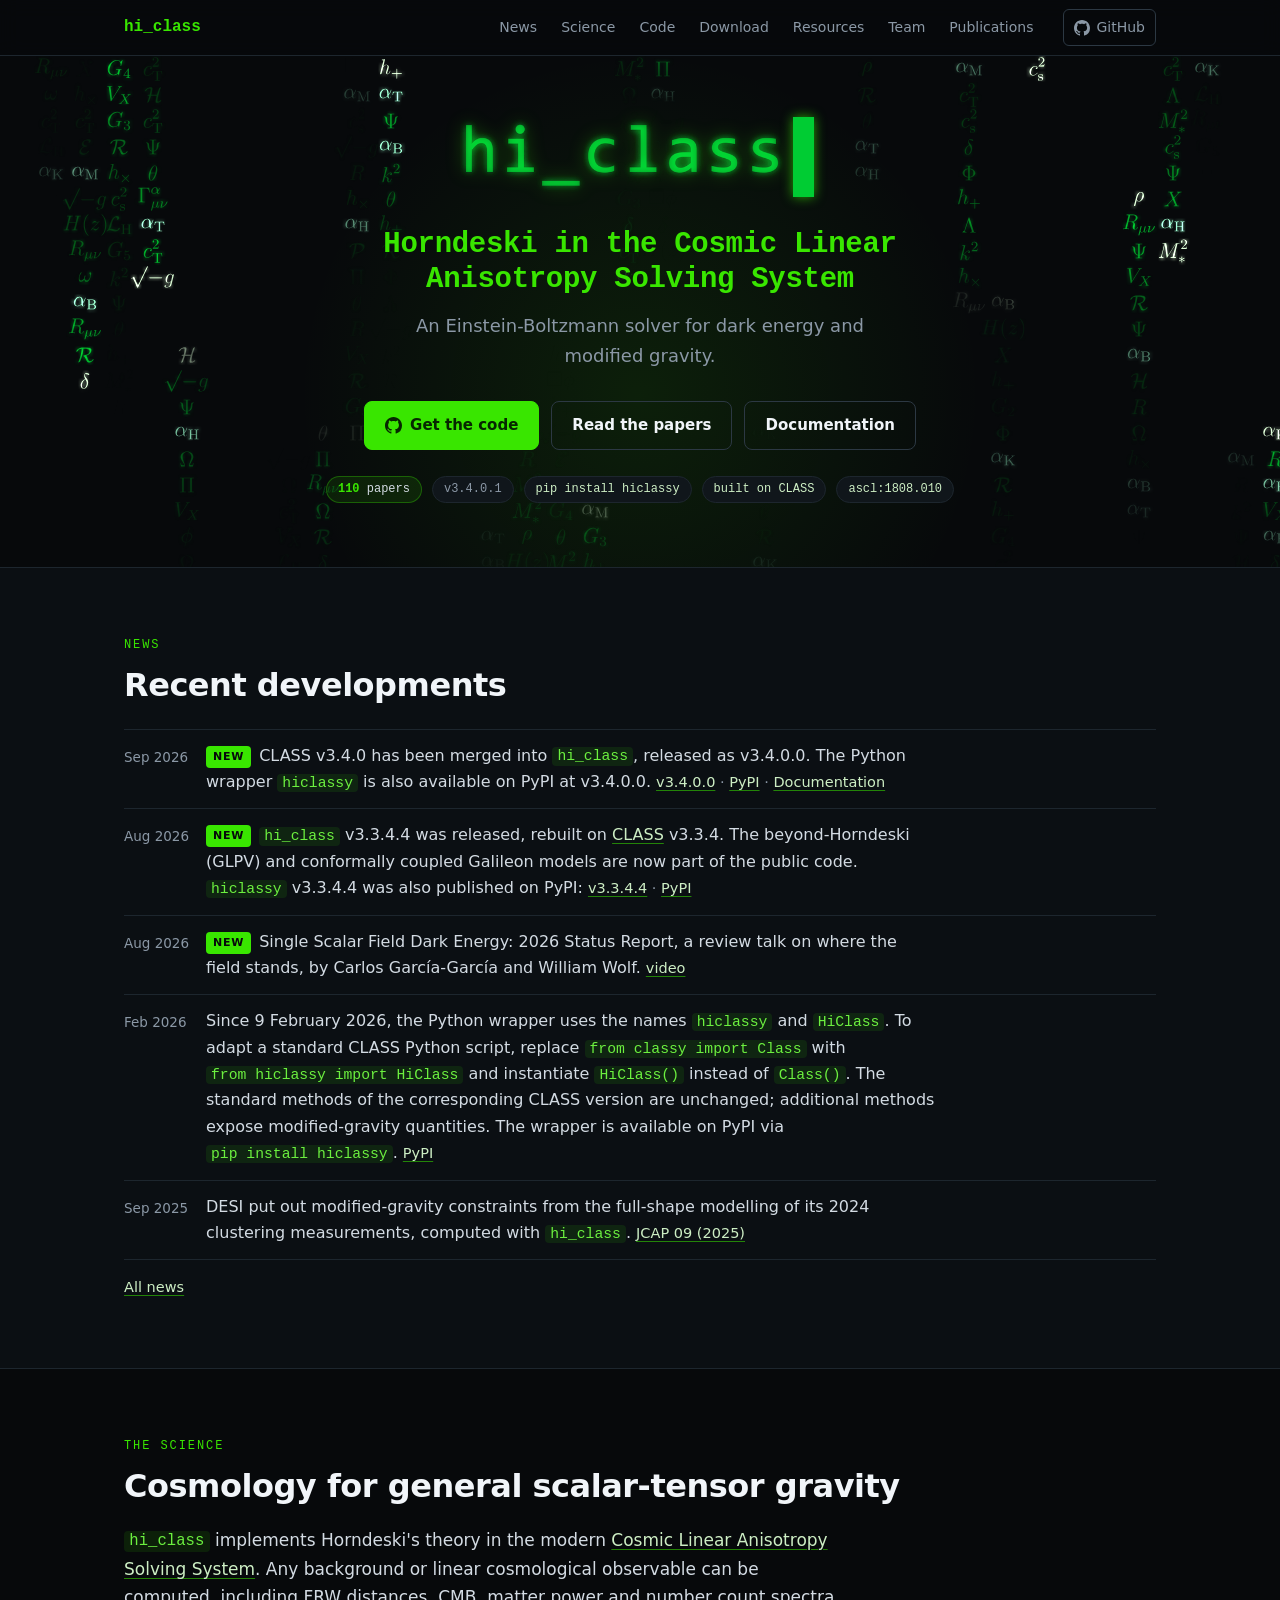
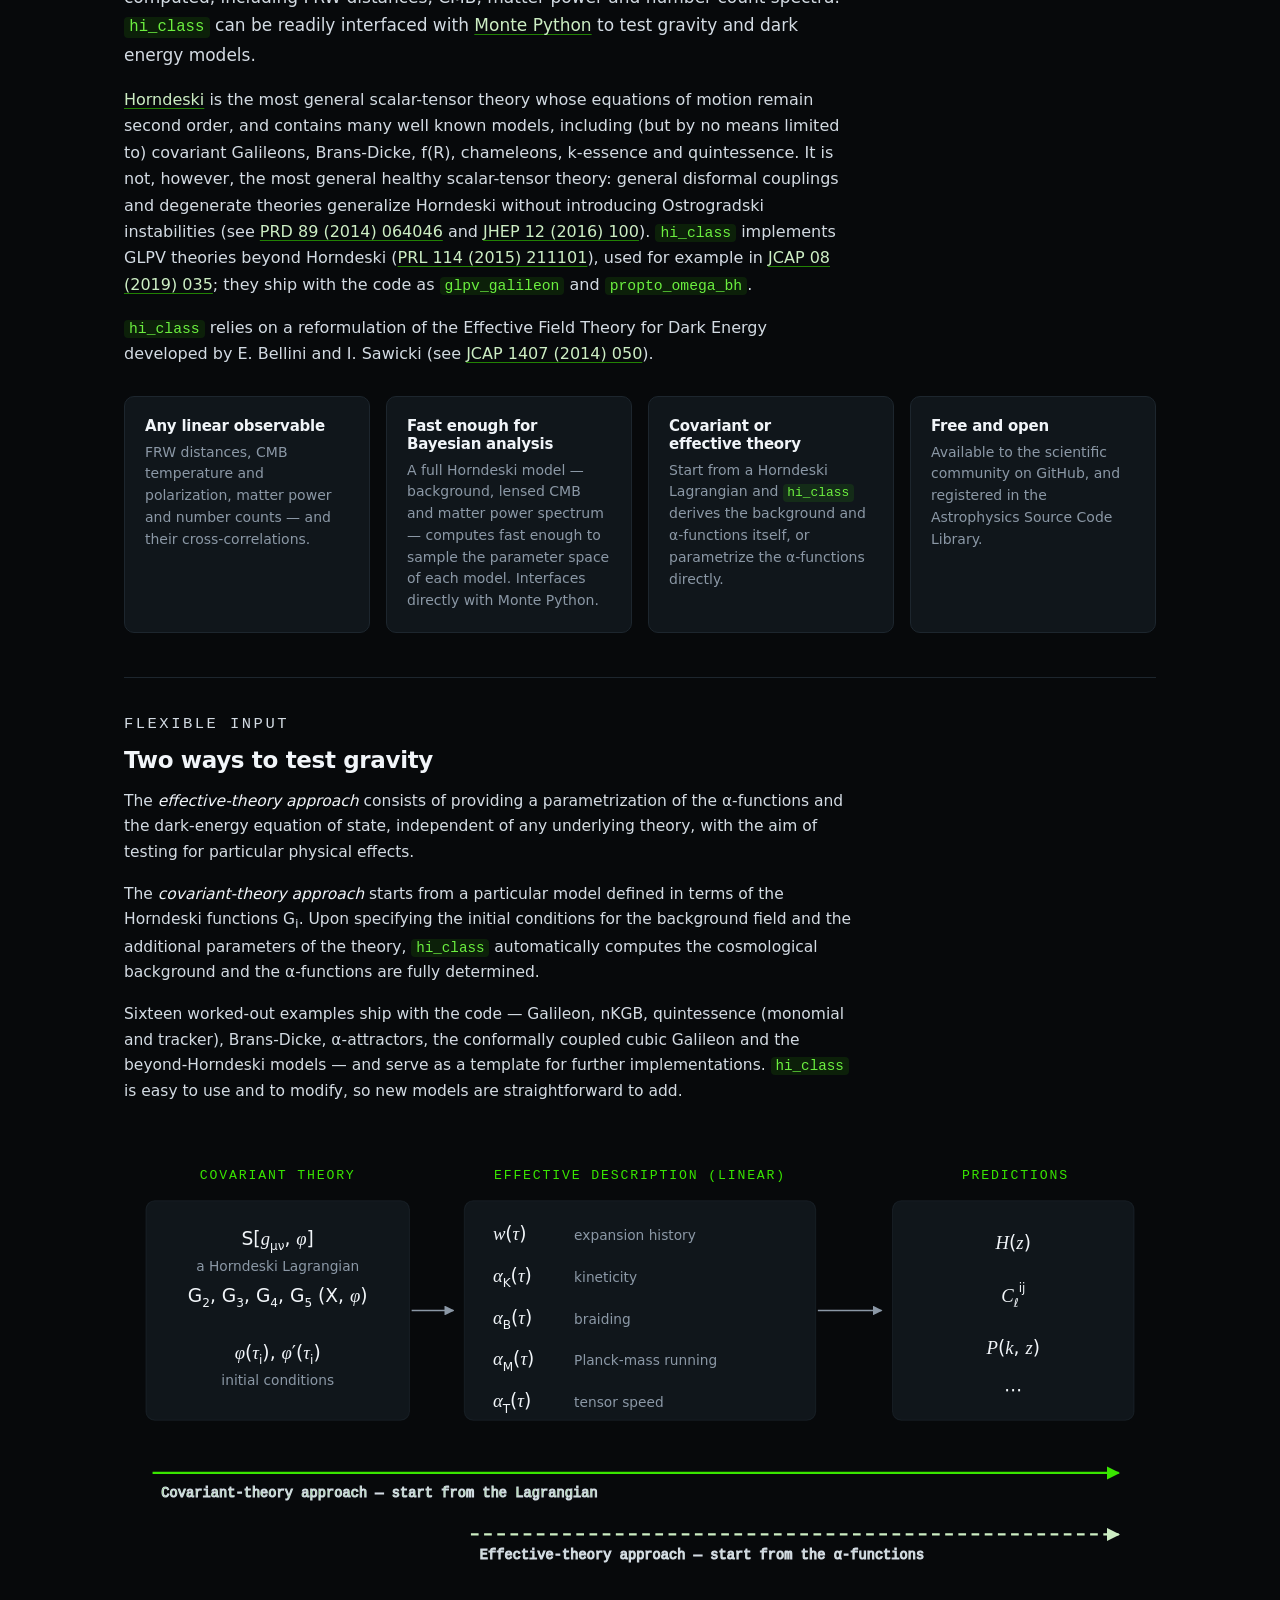
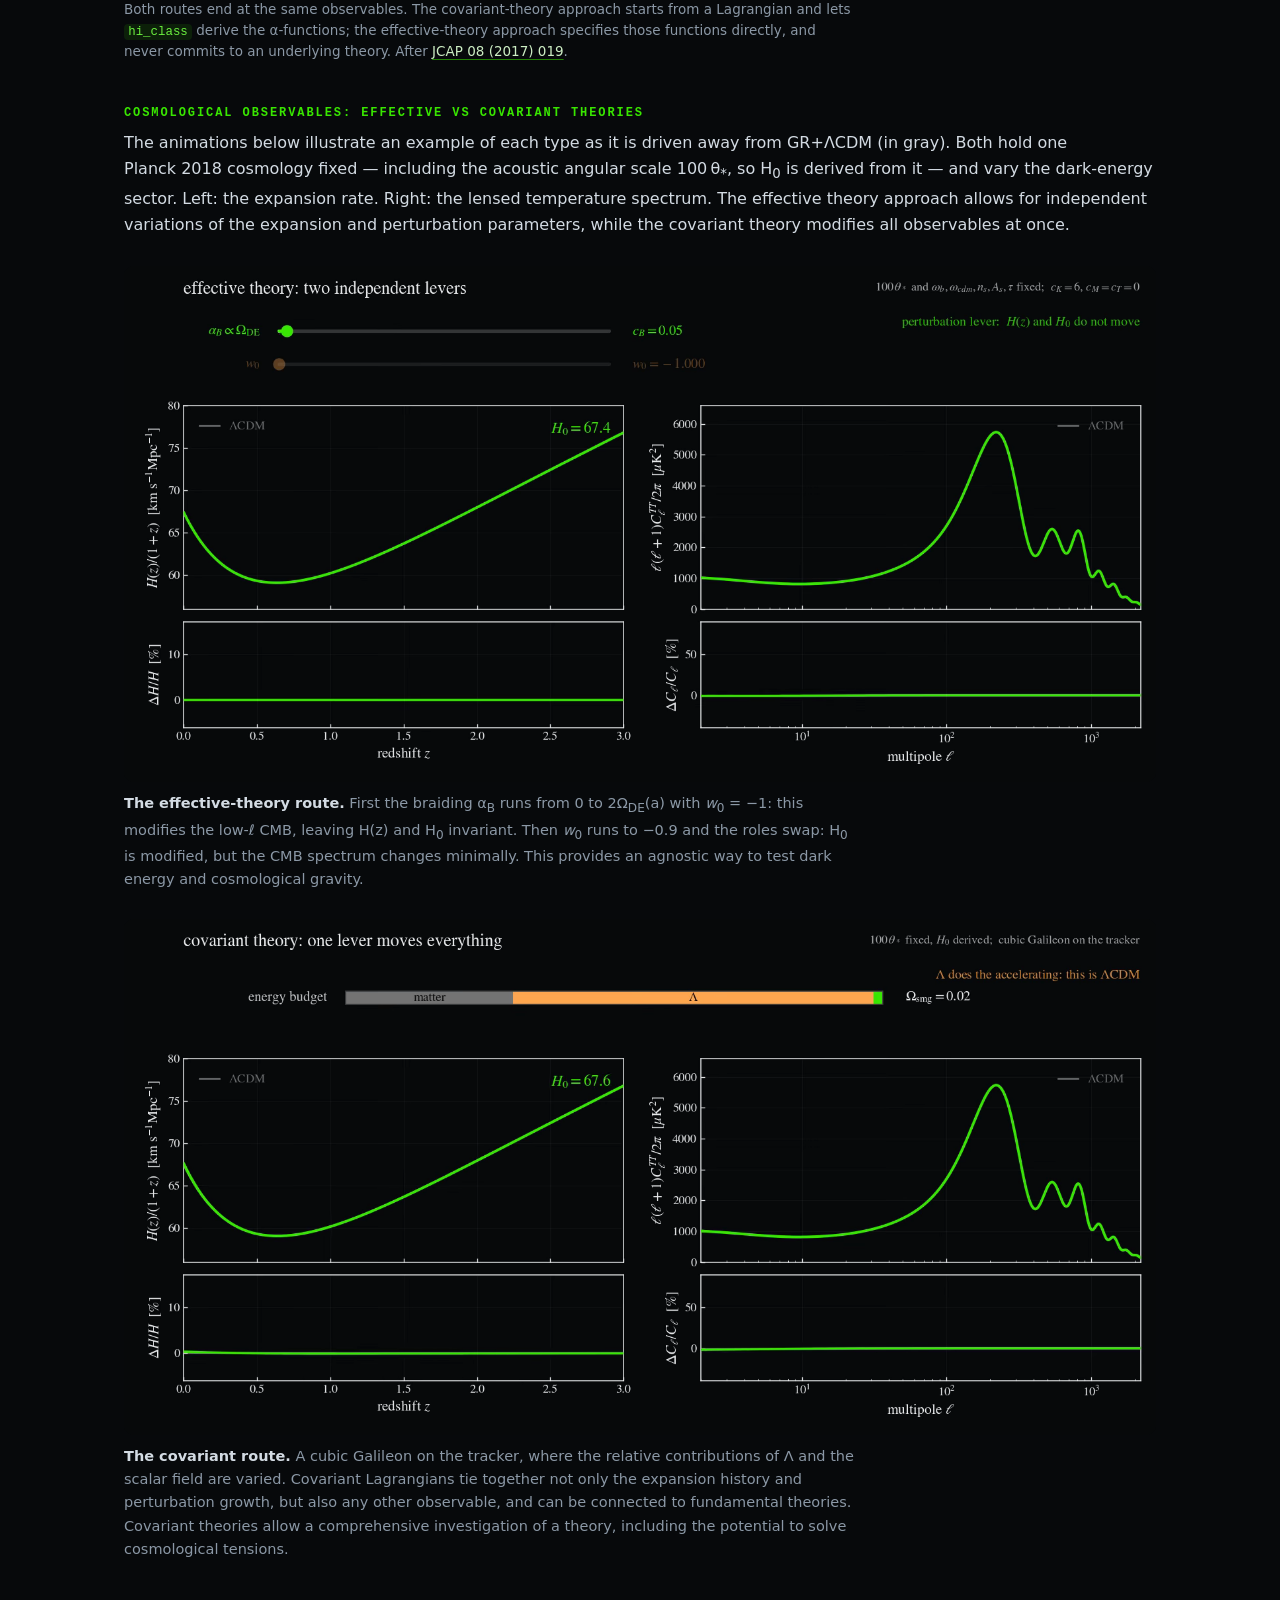
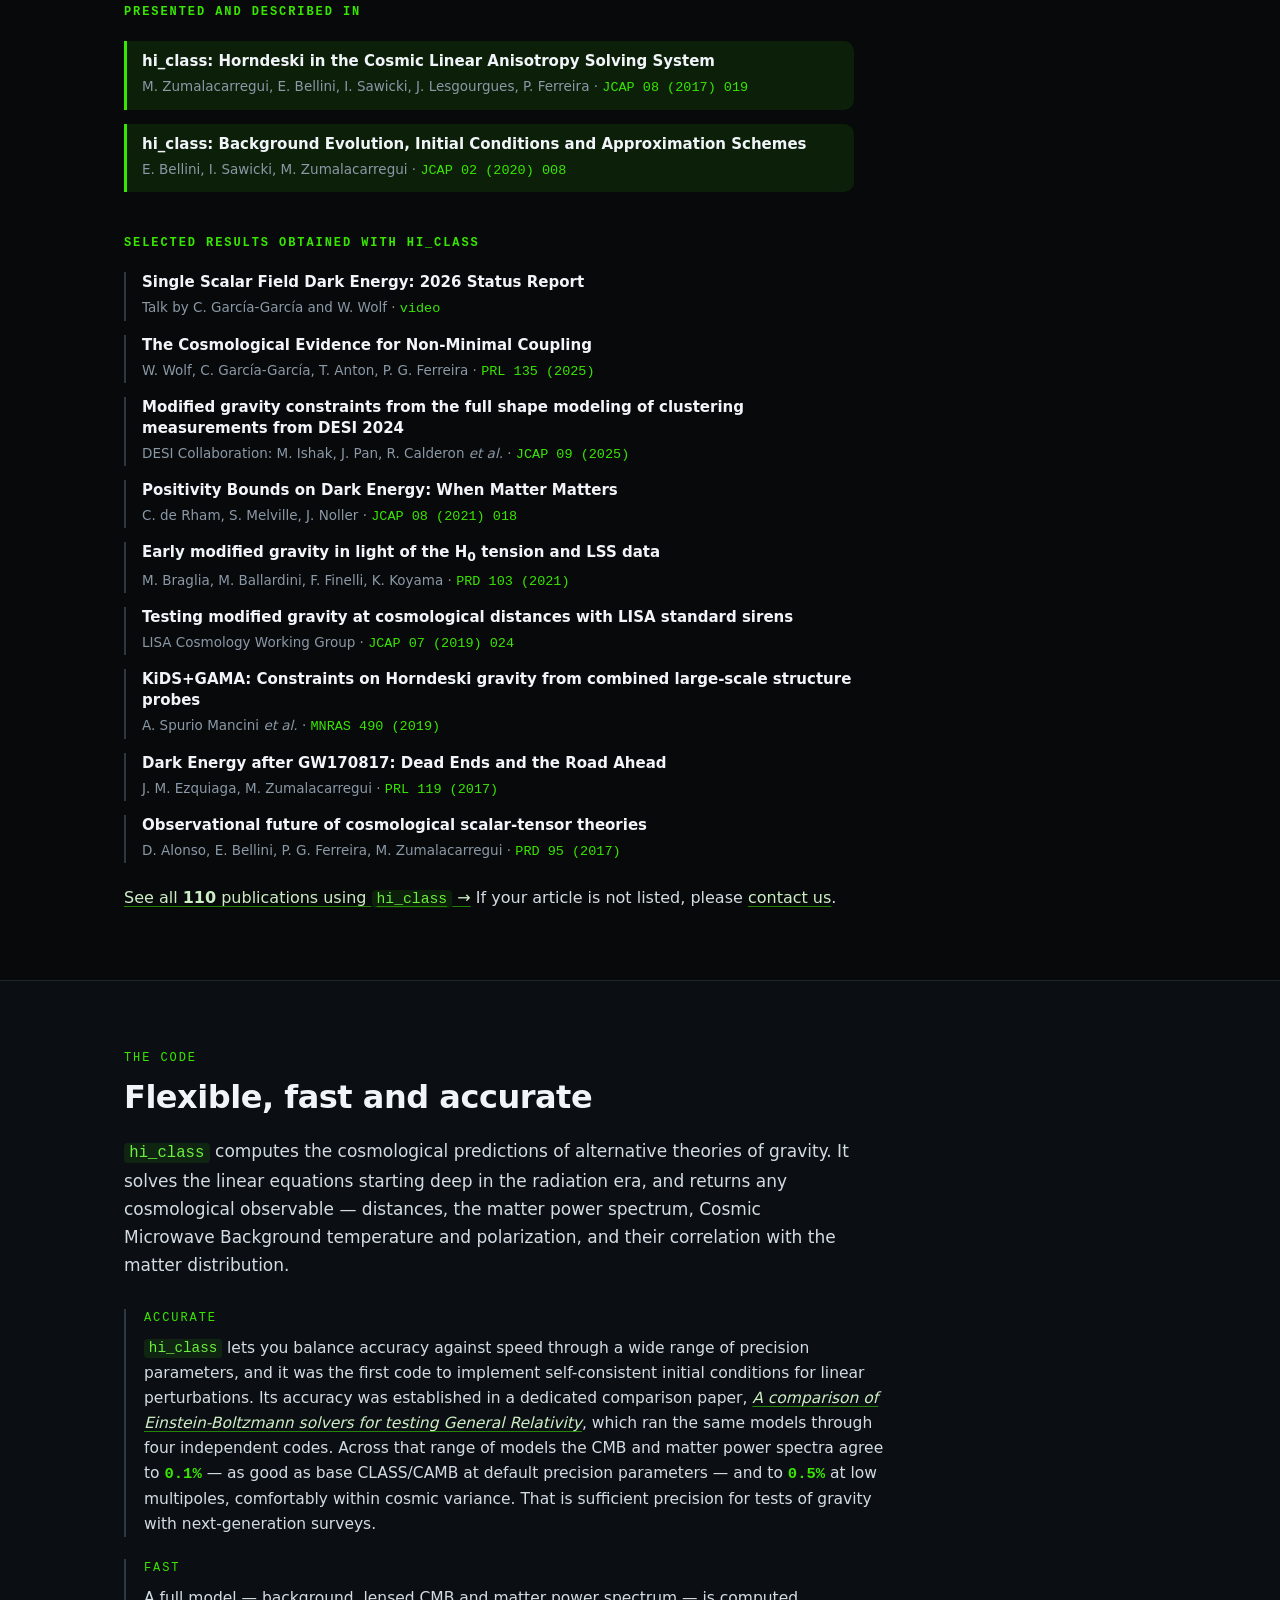
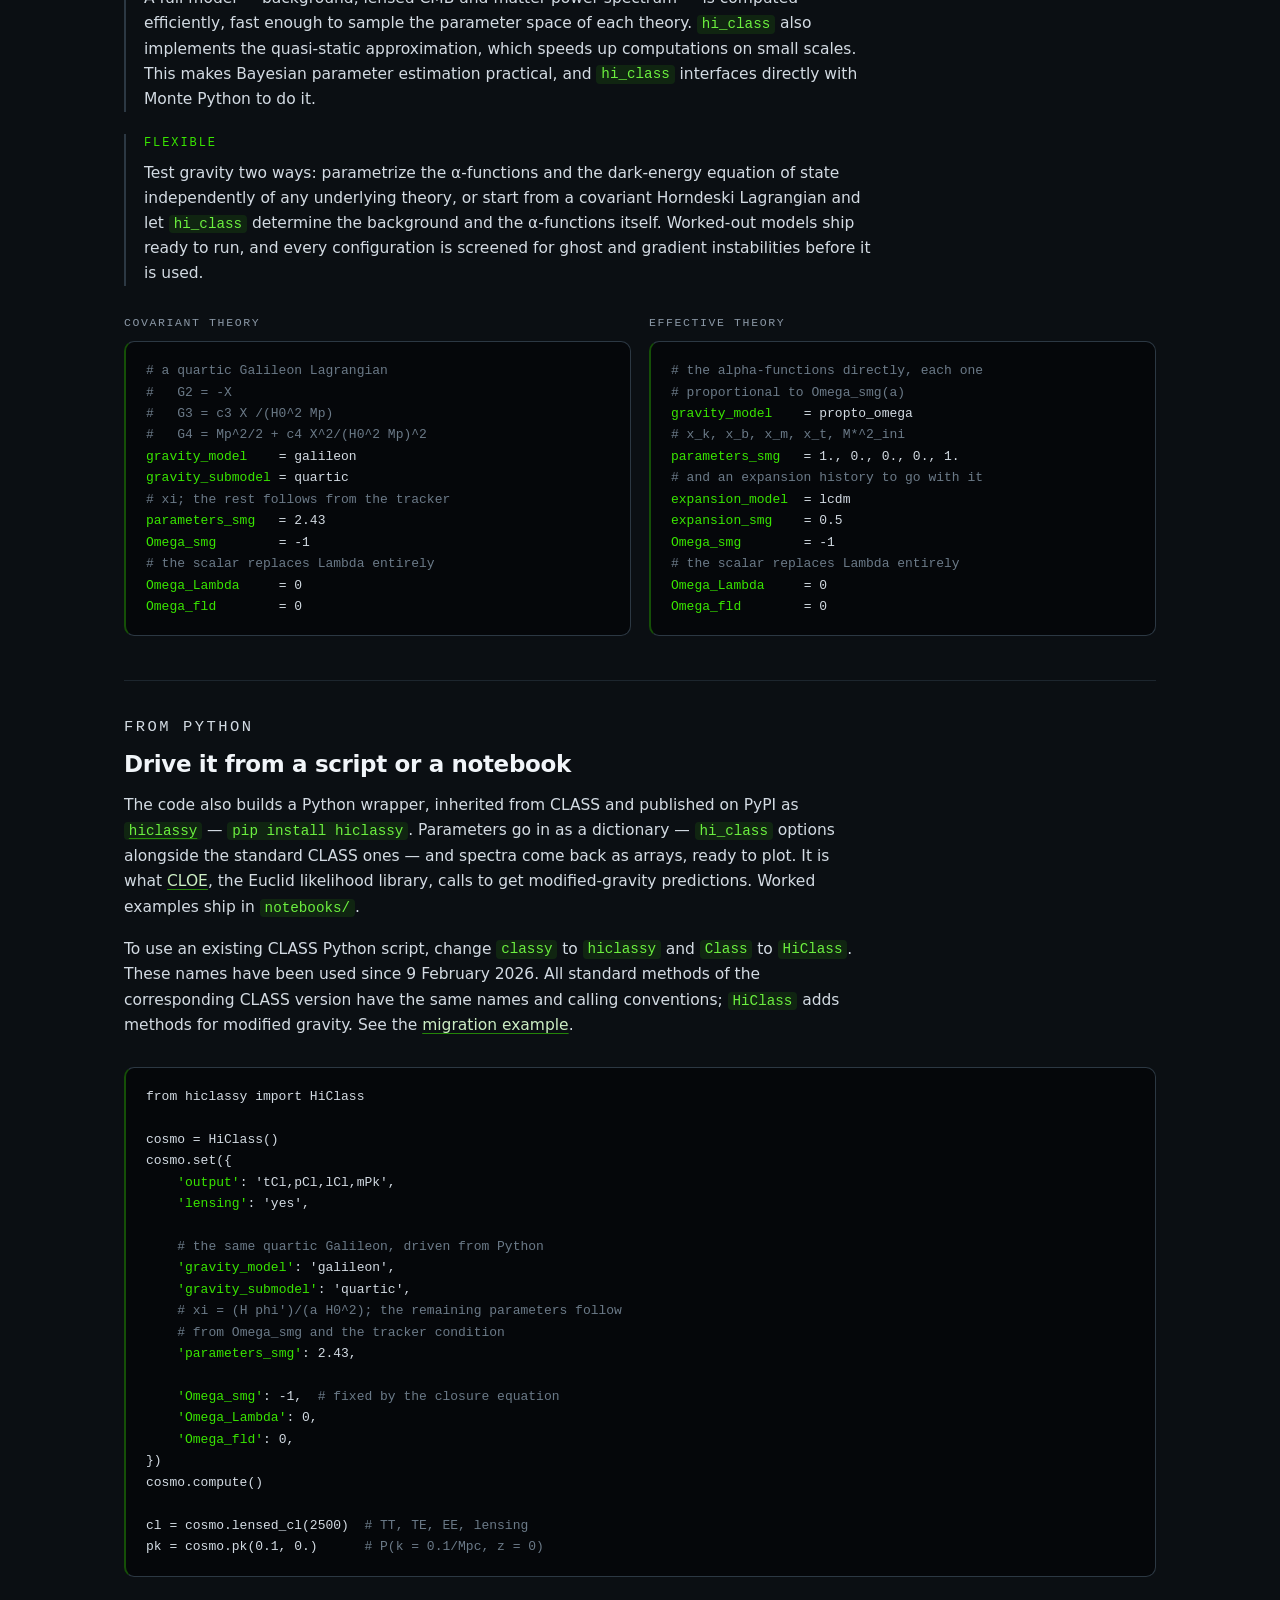
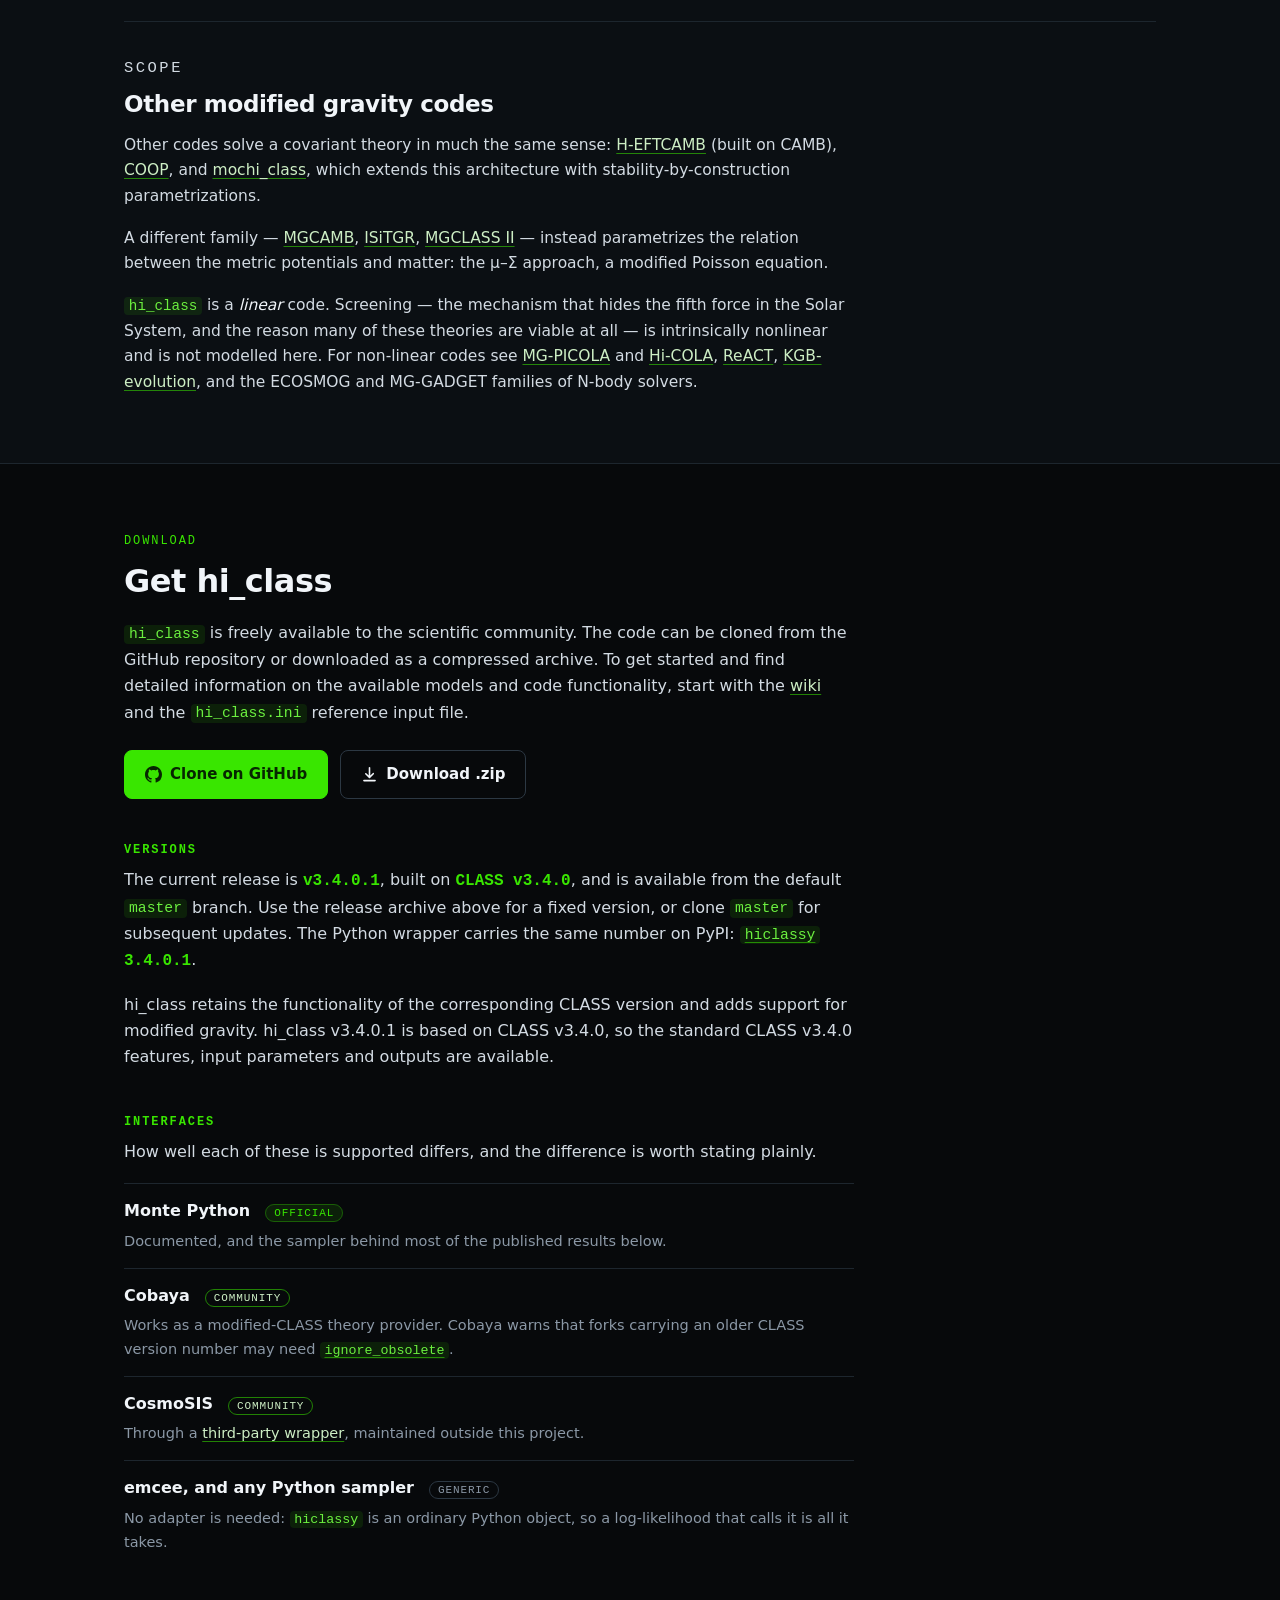
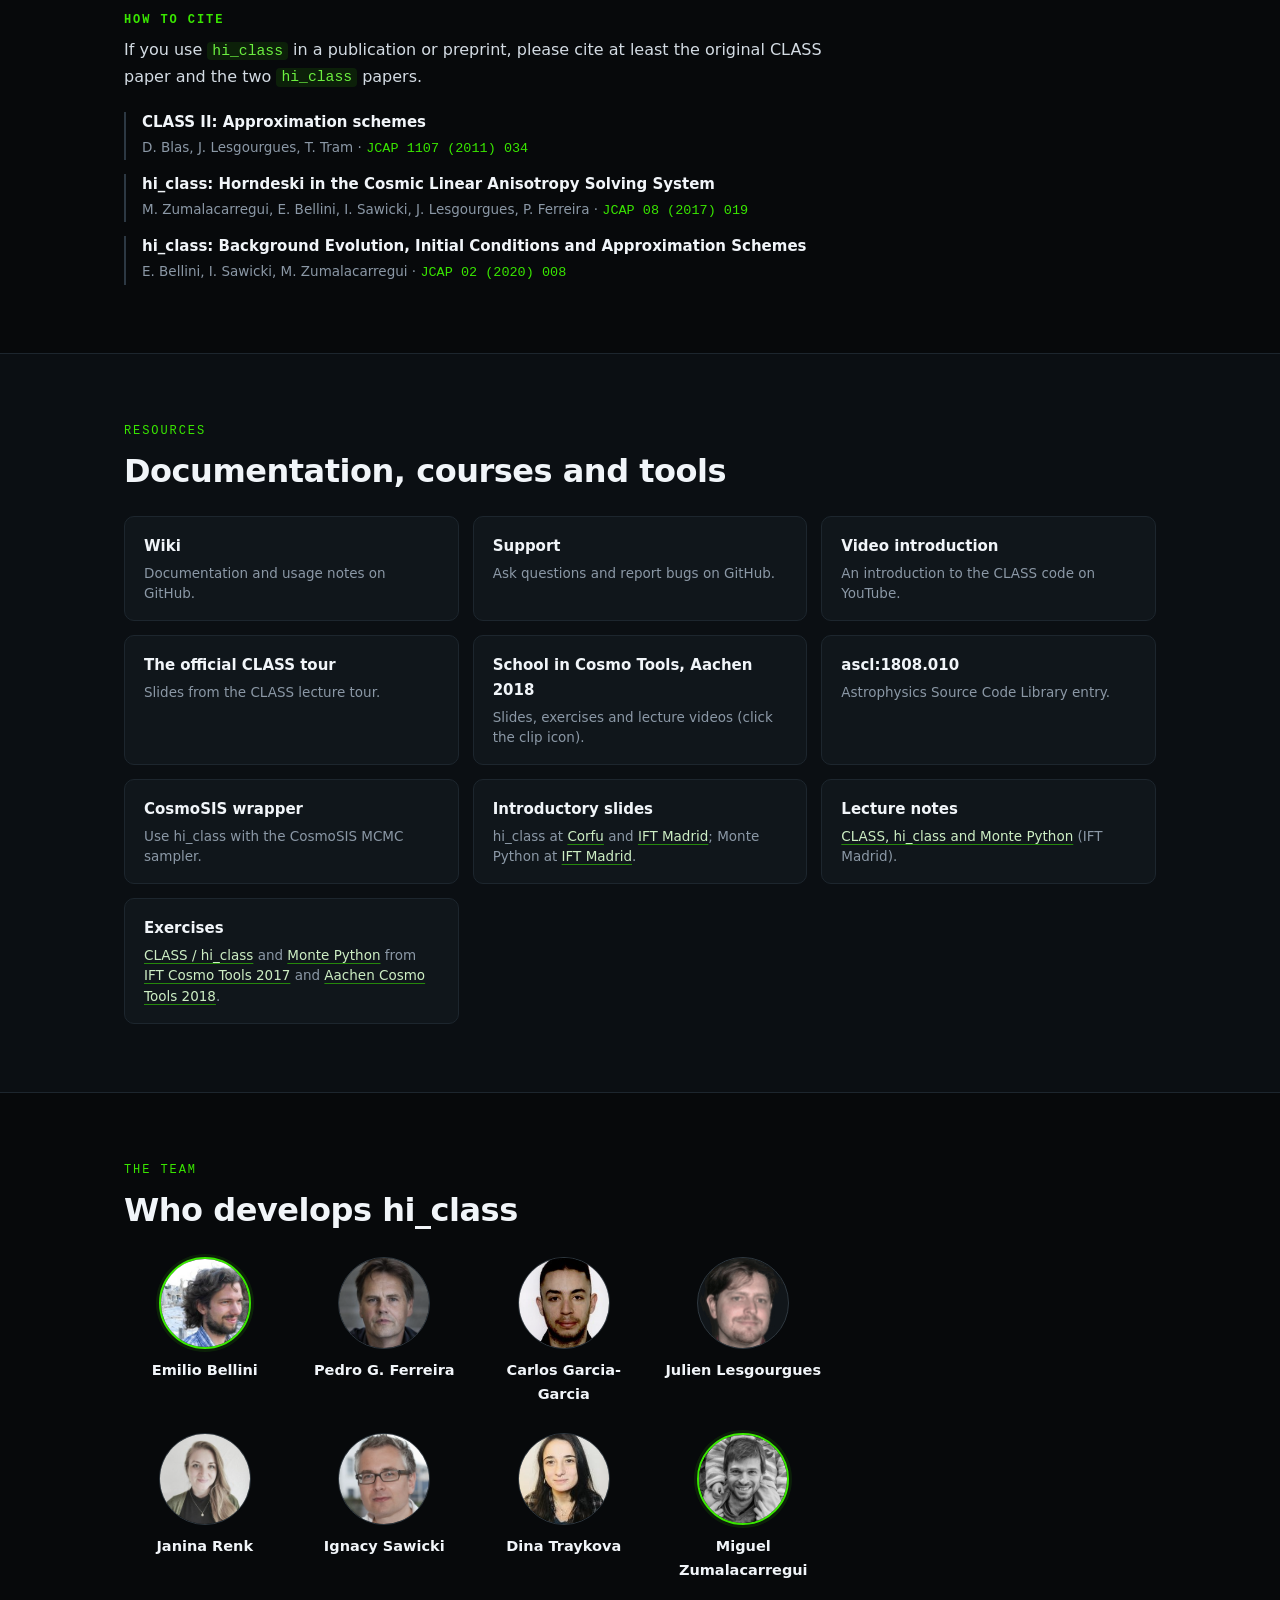
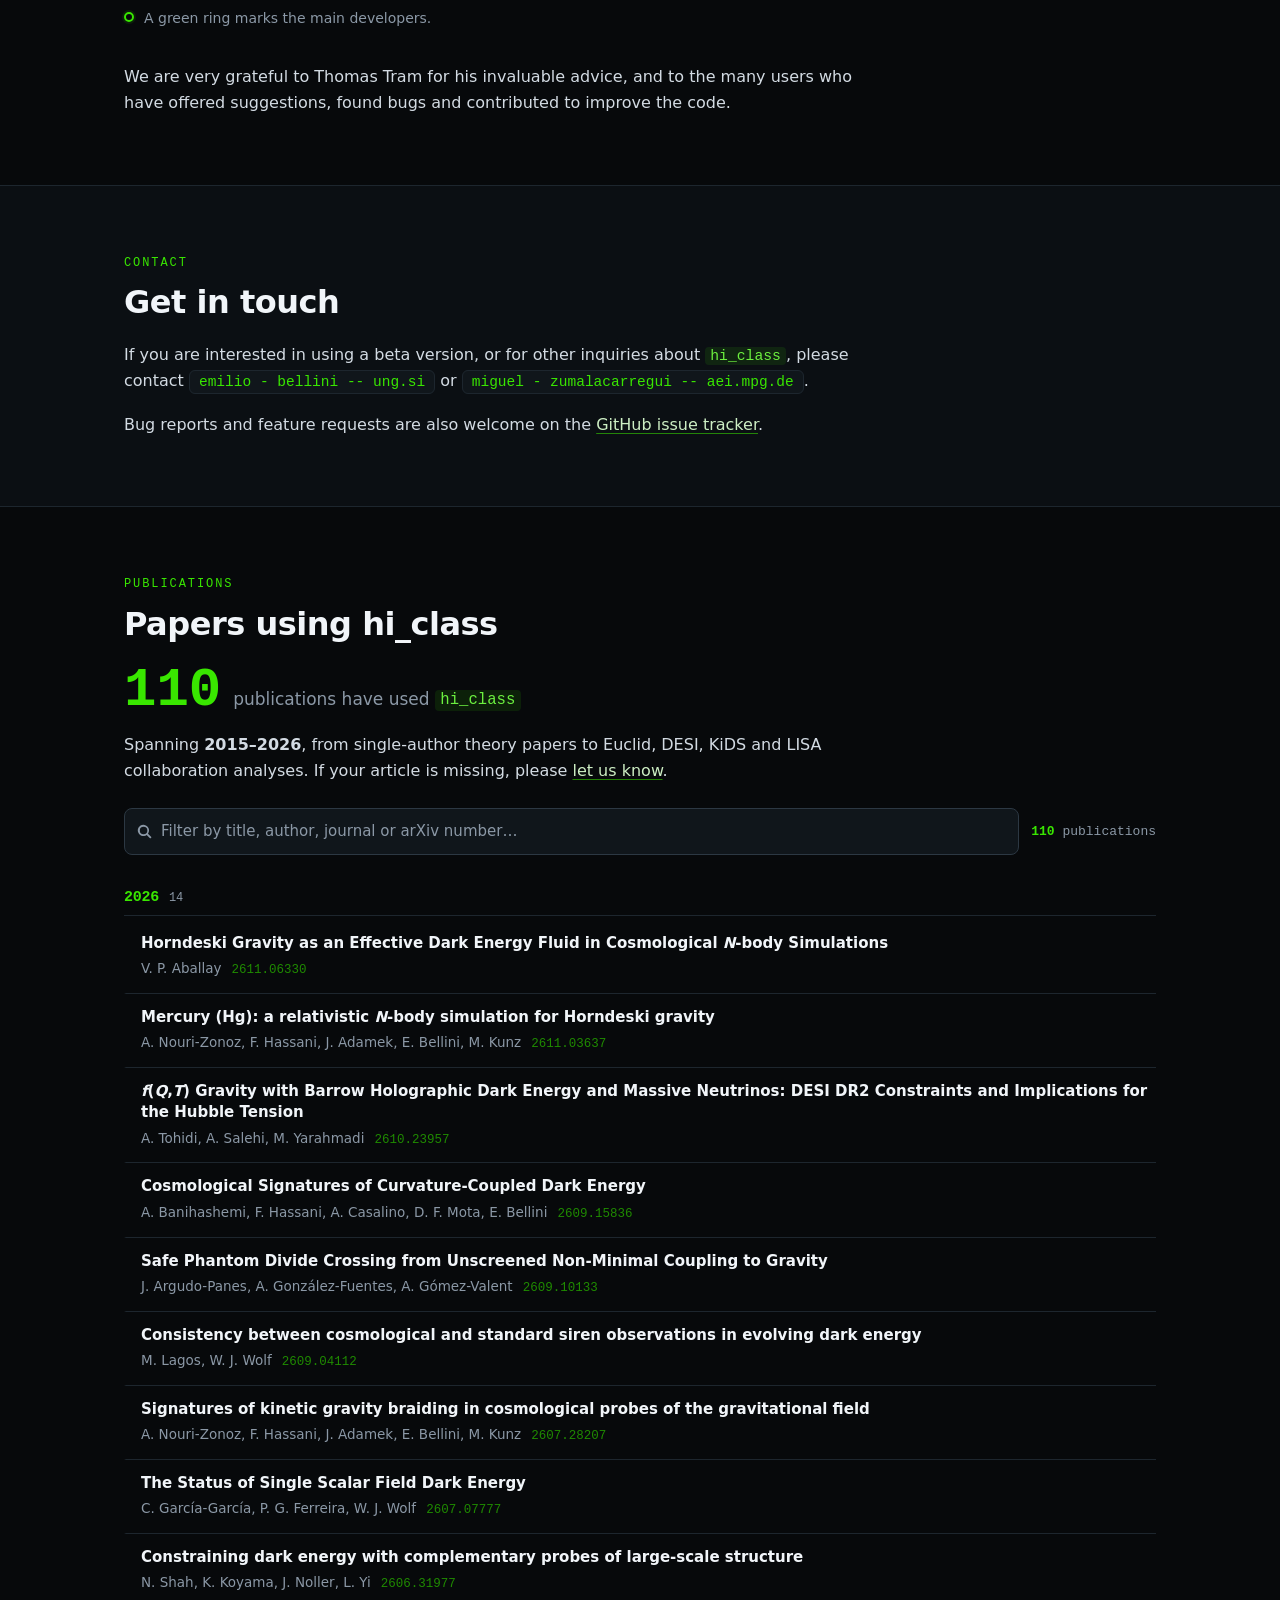
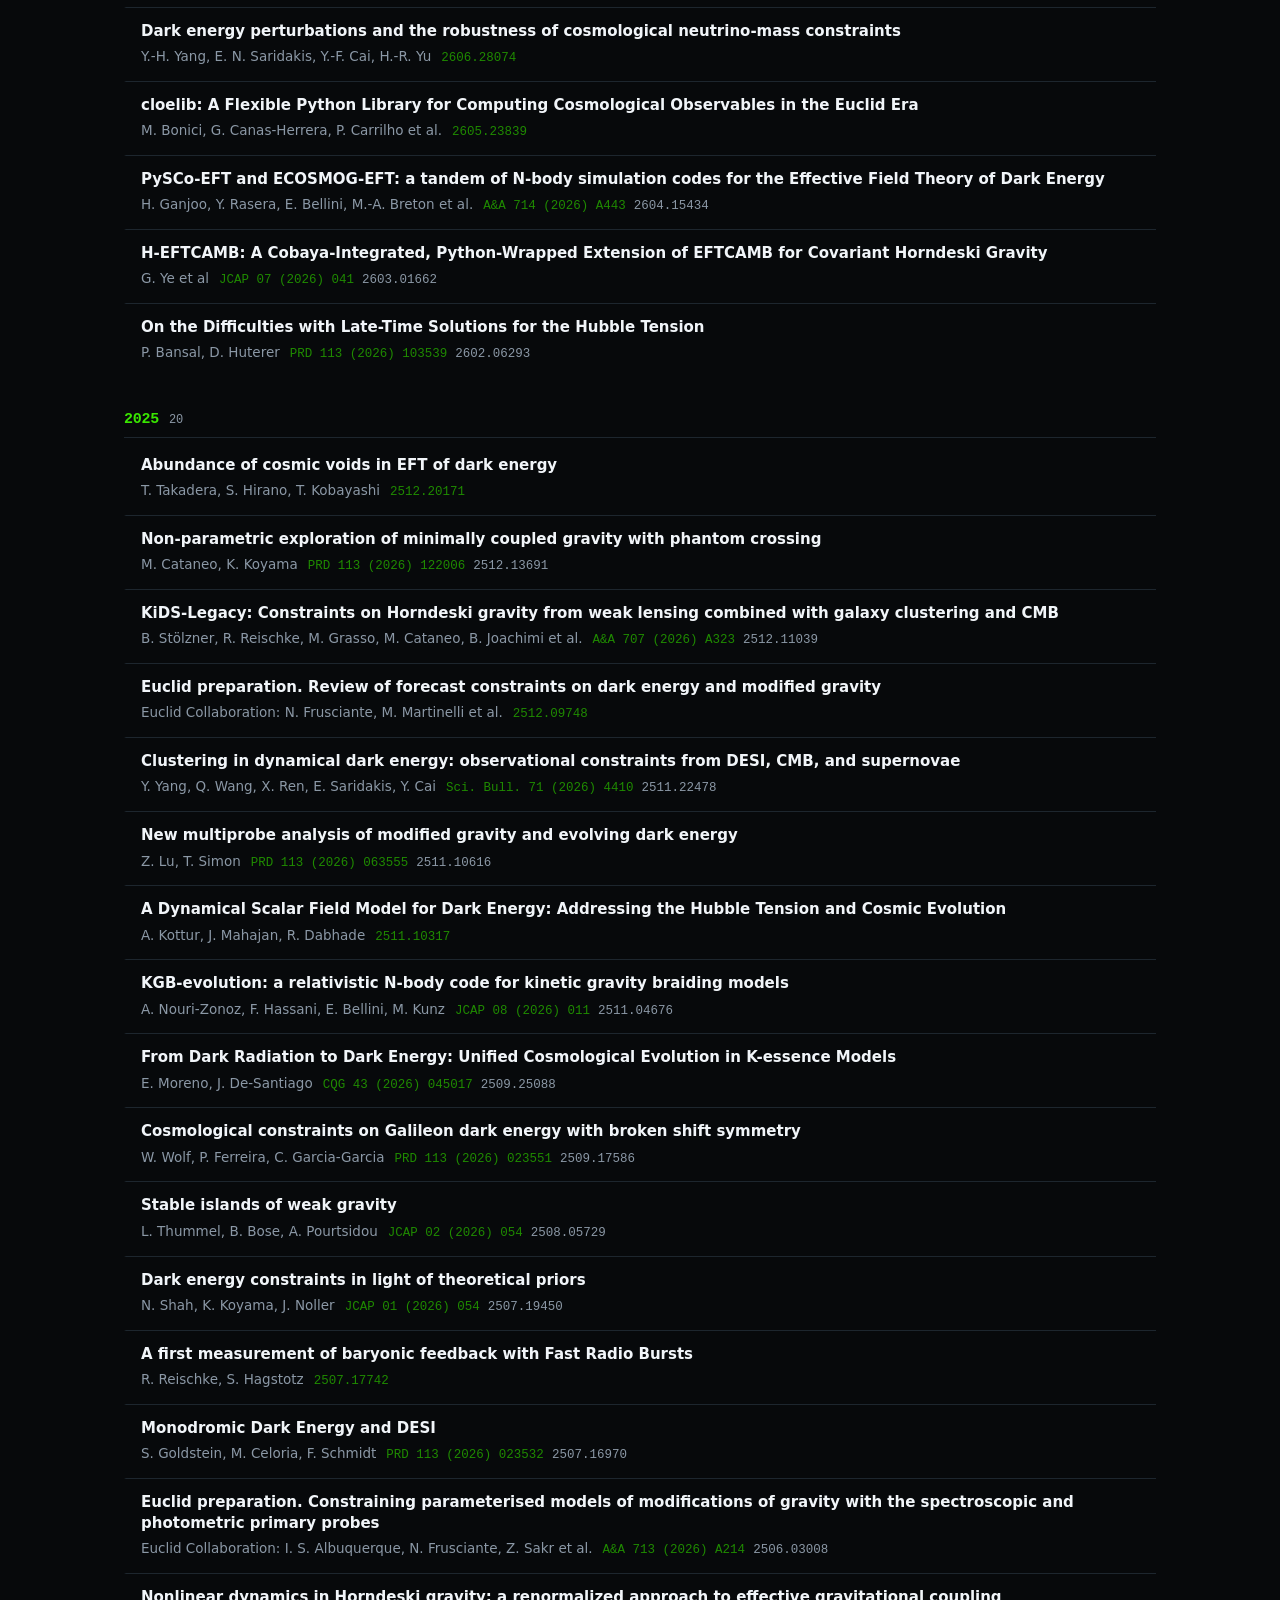
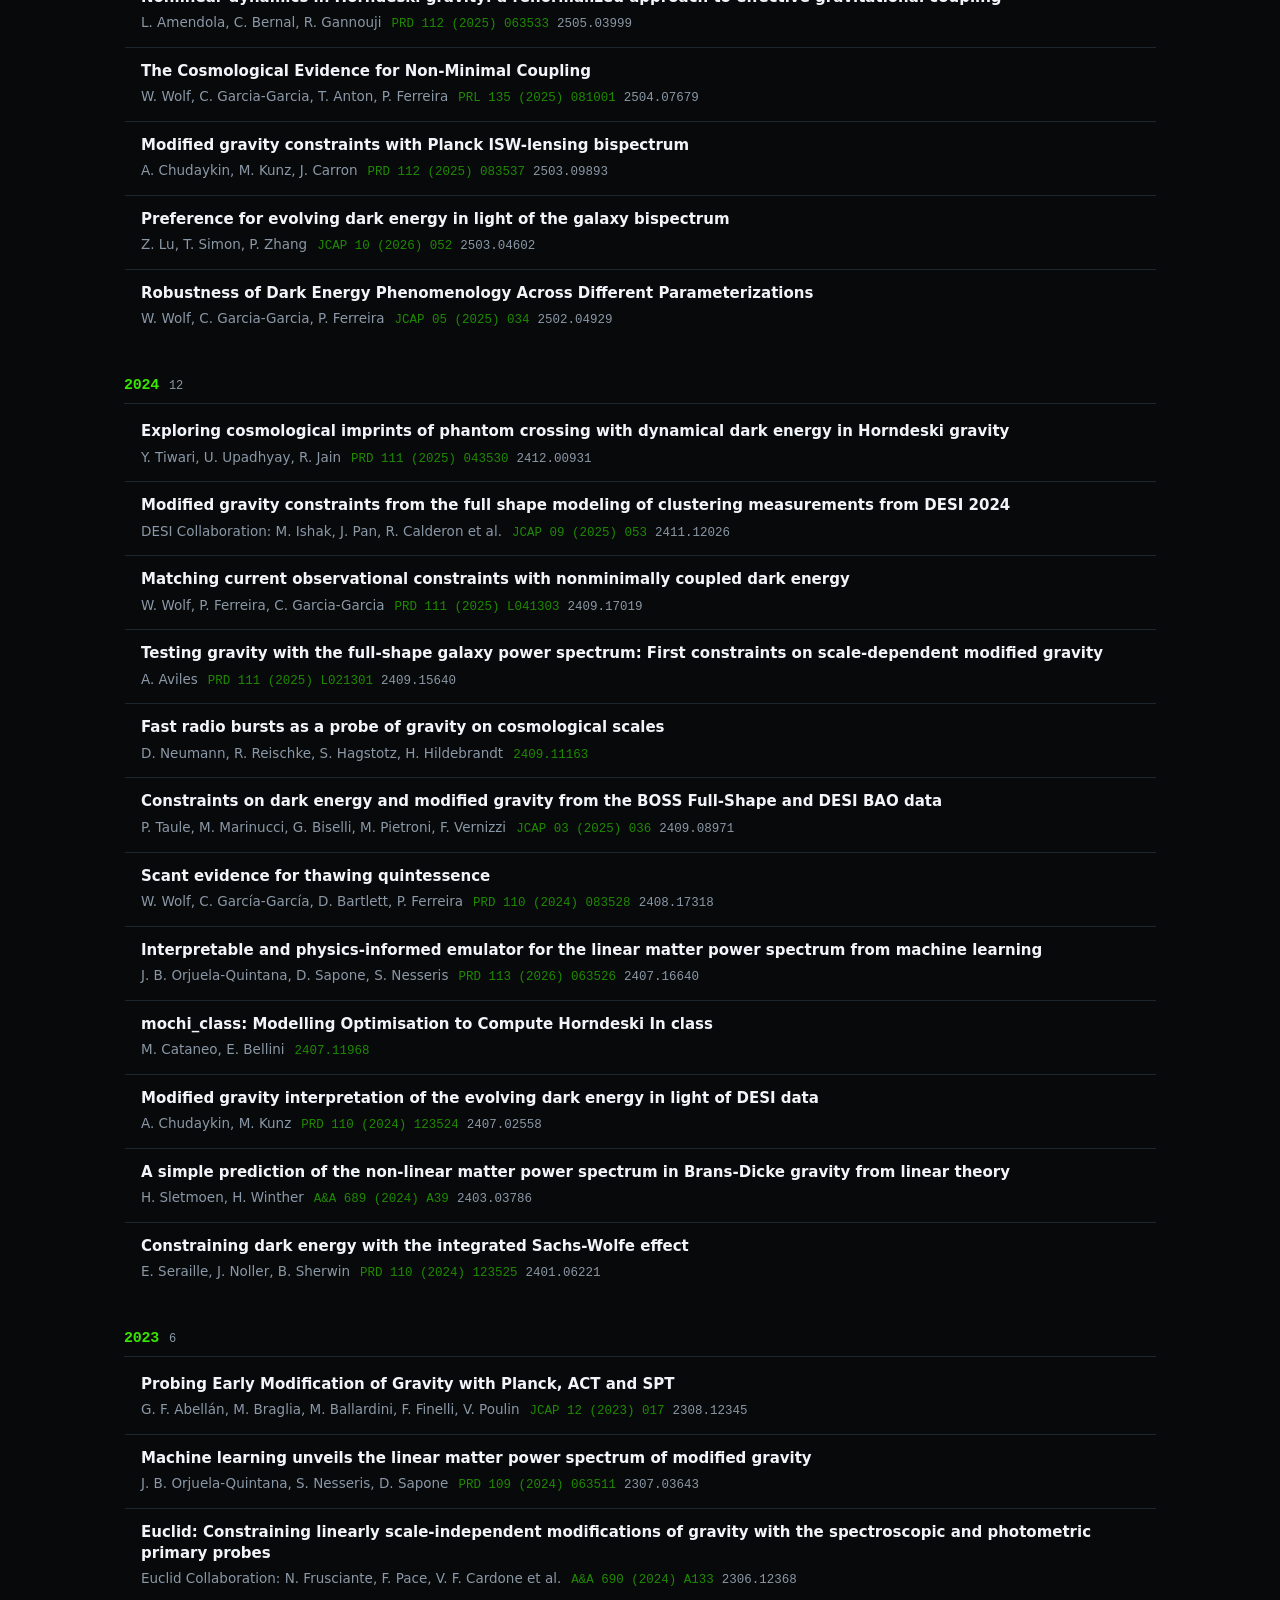
<file: docs/index.html>
<!DOCTYPE html>
<html lang="en">
<head>
<meta charset="utf-8">
<meta name="viewport" content="width=device-width, initial-scale=1">
<title>hi_class — Horndeski in the Cosmic Linear Anisotropy Solving System</title>
<meta name="description" content="hi_class is an Einstein-Boltzmann solver for dark energy and modified gravity. It implements Horndeski's theory in CLASS and computes any background or linear cosmological observable.">
<link rel="canonical" href="https://hiclass-code.net/">
<meta name="theme-color" content="#07090b">

<meta property="og:type" content="website">
<meta property="og:title" content="hi_class — Horndeski in the Cosmic Linear Anisotropy Solving System">
<meta property="og:description" content="Einstein-Boltzmann solver for dark energy and modified gravity.">
<meta property="og:url" content="https://hiclass-code.net/">
<meta property="og:image" content="https://hiclass-code.net/imgs/hi_class.gif">
<meta name="twitter:card" content="summary_large_image">

<link rel="icon" type="image/png" href="imgs/hi_class_icon_64x64.png">
<link rel="stylesheet" href="styles.css?v=11">
</head>

<body>
<a class="skip-link" href="#main">Skip to content</a>

<nav class="nav">
  <div class="wrap nav-inner">
    <a class="brand" href="#top">hi_class</a>
    <div class="nav-links">
      <a href="#news">News</a>
      <a href="#science">Science</a>
      <a href="#code">Code</a>
      <a href="#download">Download</a>
      <a href="#resources" class="nav-secondary">Resources</a>
      <a href="#team" class="nav-secondary">Team</a>
      <a href="#pubs"><span class="nav-long">Publications</span><span class="nav-short">Papers</span></a>
    </div>
    <a class="nav-gh" href="https://github.com/hiclass-code/hi_class_public" target="_blank" rel="noopener">
      <svg viewBox="0 0 16 16" aria-hidden="true"><path d="M8 0C3.58 0 0 3.58 0 8c0 3.54 2.29 6.53 5.47 7.59.4.07.55-.17.55-.38 0-.19-.01-.82-.01-1.49-2.01.37-2.53-.49-2.69-.94-.09-.23-.48-.94-.82-1.13-.28-.15-.68-.52-.01-.53.63-.01 1.08.58 1.23.82.72 1.21 1.87.87 2.33.66.07-.52.28-.87.51-1.07-1.78-.2-3.64-.89-3.64-3.95 0-.87.31-1.59.82-2.15-.08-.2-.36-1.02.08-2.12 0 0 .67-.21 2.2.82.64-.18 1.32-.27 2-.27s1.36.09 2 .27c1.53-1.04 2.2-.82 2.2-.82.44 1.1.16 1.92.08 2.12.51.56.82 1.27.82 2.15 0 3.07-1.87 3.75-3.65 3.95.29.25.54.73.54 1.48 0 1.07-.01 1.93-.01 2.2 0 .21.15.46.55.38A8.01 8.01 0 0016 8c0-4.42-3.58-8-8-8z"/></svg>
      GitHub
    </a>
  </div>
</nav>

<main id="main">

<!-- ==================== Hero ==================== -->
<header class="hero" id="top">
  <canvas class="hero-rain" aria-hidden="true"></canvas>
  <div class="wrap">
    <noscript>
      <style>.hero-mark { display: none; }</style>
      <img class="hero-logo" src="imgs/hi_class.gif" width="720" height="729"
           alt="The hi_class logo: the word hi_class in green terminal type, surrounded by falling cosmological symbols">
    </noscript>
    <p class="hero-mark">
      <img class="hero-wordmark" src="imgs/hi_class_wordmark.png" width="617" height="154"
           alt="hi_class">
      <span class="hero-caret" aria-hidden="true"></span>
    </p>
    <h1>Horndeski in the Cosmic Linear Anisotropy Solving System</h1>
    <p class="hero-tagline">An Einstein-Boltzmann solver for dark energy and modified gravity.</p>

    <div class="hero-actions">
      <a class="btn btn--primary" href="https://github.com/hiclass-code/hi_class_public" target="_blank" rel="noopener">
        <svg viewBox="0 0 16 16" aria-hidden="true"><path d="M8 0C3.58 0 0 3.58 0 8c0 3.54 2.29 6.53 5.47 7.59.4.07.55-.17.55-.38 0-.19-.01-.82-.01-1.49-2.01.37-2.53-.49-2.69-.94-.09-.23-.48-.94-.82-1.13-.28-.15-.68-.52-.01-.53.63-.01 1.08.58 1.23.82.72 1.21 1.87.87 2.33.66.07-.52.28-.87.51-1.07-1.78-.2-3.64-.89-3.64-3.95 0-.87.31-1.59.82-2.15-.08-.2-.36-1.02.08-2.12 0 0 .67-.21 2.2.82.64-.18 1.32-.27 2-.27s1.36.09 2 .27c1.53-1.04 2.2-.82 2.2-.82.44 1.1.16 1.92.08 2.12.51.56.82 1.27.82 2.15 0 3.07-1.87 3.75-3.65 3.95.29.25.54.73.54 1.48 0 1.07-.01 1.93-.01 2.2 0 .21.15.46.55.38A8.01 8.01 0 0016 8c0-4.42-3.58-8-8-8z"/></svg>
        Get the code
      </a>
      <a class="btn" href="#papers">Read the papers</a>
      <a class="btn" href="#resources">Documentation</a>
    </div>

    <p class="badges">
      <a class="badge badge--count" href="#pubs"><b id="hero-pub-count">110</b> papers</a>
      <span class="badge">v3.4.0.1</span>
      <a class="badge" href="https://pypi.org/project/hiclassy/" target="_blank" rel="noopener">pip install hiclassy</a>
      <a class="badge" href="http://class-code.net/" target="_blank" rel="noopener">built on CLASS</a>
      <a class="badge" href="https://ascl.net/1808.010" target="_blank" rel="noopener">ascl:1808.010</a>
    </p>
  </div>
</header>

<!-- ==================== News ====================
     The newest few, mirrored from news.html, which holds the whole archive and
     is where an item is added first. Keep this block to the top four entries of
     that list: the section is a sign of life on the front page, not the record.

     The "New" flag is NOT written here. news.js adds it in the browser to any
     item whose <time datetime> falls inside the six-month freshness window, and
     leaves it off otherwise. On the Jekyll sites (miguelzuma.github.io, GLoW
     ERC) the template does this at build time; this page has no build step. If
     the script does not run, no flag appears -- which is the right failure,
     since a blinking flag on a two-year-old item is worse than none. -->
<section class="band band--soft" id="news">
  <div class="wrap">
    <p class="eyebrow">News</p>
    <h2>Recent developments</h2>
    <ul class="news">
      <li>
        <time class="news-date" datetime="2026-09">Sep 2026</time>
        <p class="news-body">CLASS v3.4.0 has been merged into <code>hi_class</code>, released as
          v3.4.0.0. The Python wrapper <code>hiclassy</code> is also available on PyPI at v3.4.0.0.
          <span class="news-links">
            <a href="https://github.com/hiclass-code/hi_class_public/releases/tag/v3.4.0.0" target="_blank" rel="noopener">v3.4.0.0</a> &middot;
            <a href="https://pypi.org/project/hiclassy/3.4.0.0/" target="_blank" rel="noopener">PyPI</a> &middot;
            <a href="https://github.com/hiclass-code/hi_class_public/wiki" target="_blank" rel="noopener">Documentation</a>
          </span>
        </p>
      </li>
      <li>
        <time class="news-date" datetime="2026-08">Aug 2026</time>
        <p class="news-body"><code>hi_class</code> v3.3.4.4 was released, rebuilt on
          <a href="http://class-code.net/" target="_blank" rel="noopener">CLASS</a> v3.3.4. The beyond-Horndeski
          (GLPV) and conformally coupled Galileon models are now part of the public code.
          <code>hiclassy</code> v3.3.4.4 was also published on PyPI:
          <span class="news-links">
            <a href="https://github.com/hiclass-code/hi_class_public/releases/tag/v3.3.4.4" target="_blank" rel="noopener">v3.3.4.4</a> &middot;
            <a href="https://pypi.org/project/hiclassy/" target="_blank" rel="noopener">PyPI</a>
          </span>
        </p>
      </li>
      <li>
        <time class="news-date" datetime="2026-08">Aug 2026</time>
        <p class="news-body">Single Scalar Field Dark Energy: 2026 Status Report, a review talk on
          where the field stands, by Carlos Garc&iacute;a-Garc&iacute;a and William Wolf.
          <span class="news-links">
            <a href="https://www.youtube.com/watch?v=RbXqghcRv0U" target="_blank" rel="noopener">video</a>
          </span>
        </p>
      </li>
      <li>
        <time class="news-date" datetime="2026-02">Feb 2026</time>
        <p class="news-body">Since 9 February 2026, the Python wrapper uses the names
          <code>hiclassy</code> and <code>HiClass</code>. To adapt a standard CLASS Python script,
          replace <code>from classy import Class</code> with <code>from hiclassy import HiClass</code>
          and instantiate <code>HiClass()</code> instead of <code>Class()</code>.
          The standard methods of the corresponding CLASS version are unchanged; additional methods
          expose modified-gravity quantities. The wrapper is available on PyPI via
          <code>pip install hiclassy</code>.
          <span class="news-links">
            <a href="https://pypi.org/project/hiclassy/" target="_blank" rel="noopener">PyPI</a>
          </span>
        </p>
      </li>
          <li>
        <time class="news-date" datetime="2025-09">Sep 2025</time>
        <p class="news-body">DESI put out modified-gravity constraints from the full-shape modelling
          of its 2024 clustering measurements, computed with <code>hi_class</code>.
          <span class="news-links">
            <a href="https://inspirehep.net/literature/2850039" target="_blank" rel="noopener">JCAP 09 (2025)</a>
          </span>
        </p>
      </li>
</ul>
    <p class="news-more"><a href="news.html">All news</a></p>
  </div>
</section>

<!-- ==================== The Science ==================== -->
<section class="band" id="science">
  <div class="wrap">
    <p class="eyebrow">The Science</p>
    <h2>Cosmology for general scalar-tensor gravity</h2>

    <div class="prose">
      <p class="lede"><code>hi_class</code> implements Horndeski's theory in the modern
        <a href="http://class-code.net/" target="_blank" rel="noopener">Cosmic Linear Anisotropy Solving System</a>.
        Any background or linear cosmological observable can be computed, including FRW distances, CMB,
        matter power and number count spectra. <code>hi_class</code> can be readily interfaced with
        <a href="https://monte-python.readthedocs.io/en/latest/" target="_blank" rel="noopener">Monte Python</a>
        to test gravity and dark energy models.</p>

      <p><a href="https://inspirehep.net/literature/1189313" target="_blank" rel="noopener">Horndeski</a> is the
        most general scalar-tensor theory whose equations of motion remain second order, and
        contains many well known models, including (but by no means limited to) covariant Galileons, Brans-Dicke,
        f(R), chameleons, k-essence and quintessence. It is not, however, the most general healthy scalar-tensor
        theory: general disformal couplings and degenerate theories generalize Horndeski without introducing
        Ostrogradski instabilities (see
        <a href="https://inspirehep.net/literature/1250251" target="_blank" rel="noopener">PRD 89 (2014) 064046</a>
        and <a href="https://inspirehep.net/literature/1484281" target="_blank" rel="noopener">JHEP 12 (2016) 100</a>).
        <code>hi_class</code> implements GLPV theories beyond Horndeski
        (<a href="https://inspirehep.net/literature/1292463" target="_blank" rel="noopener">PRL 114 (2015) 211101</a>),
        used for example in
        <a href="https://inspirehep.net/literature/1722260" target="_blank" rel="noopener">JCAP 08 (2019) 035</a>;
        they ship with the code as <code>glpv_galileon</code> and <code>propto_omega_bh</code>.</p>

      <p><code>hi_class</code> relies on a reformulation of the Effective Field Theory for Dark Energy developed
        by E. Bellini and I. Sawicki (see
        <a href="https://inspirehep.net/literature/1290333" target="_blank" rel="noopener">JCAP 1407 (2014) 050</a>).</p>
    </div>

    <div class="cards">
      <div class="card">
        <h3>Any linear observable</h3>
        <p>FRW distances, CMB temperature and polarization, matter power and number counts — and their
          cross-correlations.</p>
      </div>
      <div class="card">
        <h3>Fast enough for Bayesian analysis</h3>
        <p>A full Horndeski model — background, lensed CMB and matter power spectrum — computes fast enough
          to sample the parameter space of each model. Interfaces directly with Monte Python.</p>
      </div>
      <div class="card">
        <h3>Covariant or effective theory</h3>
        <p>Start from a Horndeski Lagrangian and <code>hi_class</code> derives the background and
          &alpha;-functions itself, or parametrize the &alpha;-functions directly.</p>
      </div>
      <div class="card">
        <h3>Free and open</h3>
        <p>Available to the scientific community on GitHub, and registered in the Astrophysics Source Code
          Library.</p>
      </div>
    </div>

    <div class="feature feature--stack">
      <div class="feature-body">
        <p class="eyebrow">Flexible input</p>
        <h3 class="feature-title">Two ways to test gravity</h3>
        <p>The <em>effective-theory approach</em> consists of providing a parametrization of the
          &alpha;-functions and the dark-energy equation of state, independent of any underlying theory, with the aim of
          testing for particular physical effects.</p>
        <p>The <em>covariant-theory approach</em> starts from a particular model defined in terms of the
          Horndeski functions G<sub>i</sub>. Upon specifying the initial conditions for the background field
          and the additional parameters of the theory, <code>hi_class</code> automatically computes the
          cosmological background and the &alpha;-functions are fully determined.</p>
        <p>Sixteen worked-out examples ship with the code — Galileon, nKGB, quintessence (monomial and
          tracker), Brans-Dicke, &alpha;-attractors, the conformally coupled cubic Galileon and the
          beyond-Horndeski models — and serve as a template for further implementations.
          <code>hi_class</code> is easy to use and to modify, so new models are straightforward to add.</p>
      </div>
    </div>

    <figure class="diagram">
      <div class="diagram-scroll">
<svg viewBox="0 0 940 400" role="img" aria-labelledby="dgm-t dgm-d" class="dgm"
     fill="currentColor" stroke="none">
  <title id="dgm-t">The two routes from a theory of gravity to a cosmological prediction</title>
  <desc id="dgm-d">A covariant Horndeski Lagrangian determines the alpha-functions, which in
    turn determine the observables. The covariant-theory approach enters at the Lagrangian; the
    effective-theory approach enters at the alpha-functions, skipping the Lagrangian entirely.</desc>

  <!-- stage headings -->
  <g class="dgm-stage" fill="currentColor">
    <text x="140" y="28" text-anchor="middle">Covariant theory</text>
    <text x="470" y="28" text-anchor="middle">Effective description (linear)</text>
    <text x="812" y="28" text-anchor="middle">Predictions</text>
  </g>

  <!-- stage 1: the Lagrangian -->
  <rect class="dgm-box" fill="none" stroke="currentColor" stroke-opacity="0.35" x="20" y="48" width="240" height="200" rx="8"/>
  <g class="dgm-math" text-anchor="middle" fill="currentColor">
    <text x="140" y="88">S[<tspan class="dgm-sym">g</tspan><tspan dy="5" font-size="11">&#956;&#957;</tspan><tspan dy="-5">, </tspan><tspan class="dgm-sym">&#966;</tspan>]</text>
    <text x="140" y="140">G<tspan dy="5" font-size="11">2</tspan><tspan dy="-5">, </tspan>G<tspan dy="5" font-size="11">3</tspan><tspan dy="-5">, </tspan>G<tspan dy="5" font-size="11">4</tspan><tspan dy="-5">, </tspan>G<tspan dy="5" font-size="11">5</tspan><tspan dy="-5"> (X, </tspan><tspan class="dgm-sym">&#966;</tspan>)</text>
    <text x="140" y="192"><tspan class="dgm-sym">&#966;</tspan>(<tspan class="dgm-sym">&#964;</tspan><tspan dy="5" font-size="11">i</tspan><tspan dy="-5">), </tspan><tspan class="dgm-sym">&#966;</tspan>&#8242;(<tspan class="dgm-sym">&#964;</tspan><tspan dy="5" font-size="11">i</tspan><tspan dy="-5">)</tspan></text>
  </g>
  <text class="dgm-note" fill="currentColor" x="140" y="112" text-anchor="middle">a Horndeski Lagrangian</text>
  <text class="dgm-note" fill="currentColor" x="140" y="216" text-anchor="middle">initial conditions</text>

  <!-- stage 2: the alpha-functions -->
  <rect class="dgm-box" fill="none" stroke="currentColor" stroke-opacity="0.35" x="310" y="48" width="320" height="200" rx="8"/>
  <g class="dgm-math" fill="currentColor">
    <text x="336" y="84"><tspan class="dgm-sym">w</tspan>(<tspan class="dgm-sym">&#964;</tspan>)</text>
    <text x="336" y="122"><tspan class="dgm-sym">&#945;</tspan><tspan dy="5" font-size="11">K</tspan><tspan dy="-5">(</tspan><tspan class="dgm-sym">&#964;</tspan>)</text>
    <text x="336" y="160"><tspan class="dgm-sym">&#945;</tspan><tspan dy="5" font-size="11">B</tspan><tspan dy="-5">(</tspan><tspan class="dgm-sym">&#964;</tspan>)</text>
    <text x="336" y="198"><tspan class="dgm-sym">&#945;</tspan><tspan dy="5" font-size="11">M</tspan><tspan dy="-5">(</tspan><tspan class="dgm-sym">&#964;</tspan>)</text>
    <text x="336" y="236"><tspan class="dgm-sym">&#945;</tspan><tspan dy="5" font-size="11">T</tspan><tspan dy="-5">(</tspan><tspan class="dgm-sym">&#964;</tspan>)</text>
  </g>
  <g class="dgm-note" fill="currentColor">
    <text x="410" y="84">expansion history</text>
    <text x="410" y="122">kineticity</text>
    <text x="410" y="160">braiding</text>
    <text x="410" y="198">Planck-mass running</text>
    <text x="410" y="236">tensor speed</text>
  </g>

  <!-- stage 3: observables -->
  <rect class="dgm-box" fill="none" stroke="currentColor" stroke-opacity="0.35" x="700" y="48" width="220" height="200" rx="8"/>
  <g class="dgm-math" text-anchor="middle" fill="currentColor">
    <text x="810" y="92"><tspan class="dgm-sym">H</tspan>(<tspan class="dgm-sym">z</tspan>)</text>
    <text x="810" y="140"><tspan class="dgm-sym">C</tspan><tspan dy="5" font-size="11">&#8467;</tspan><tspan dy="-14" font-size="11">ij</tspan><tspan dy="9"></tspan></text>
    <text x="810" y="188"><tspan class="dgm-sym">P</tspan>(<tspan class="dgm-sym">k</tspan>, <tspan class="dgm-sym">z</tspan>)</text>
    <text x="810" y="226">&#8943;</text>
  </g>

  <!-- pipeline arrows -->
  <g class="dgm-flow" stroke="currentColor">
    <line x1="262" y1="148" x2="300" y2="148" marker-end="url(#dgm-head)"/>
    <line x1="632" y1="148" x2="690" y2="148" marker-end="url(#dgm-head)"/>
  </g>

  <!-- the two approaches -->
  <g class="dgm-path dgm-path--cov" fill="currentColor" stroke="currentColor">
    <line x1="26" y1="296" x2="906" y2="296" marker-end="url(#dgm-head-cov)"/>
    <text x="34" y="318">Covariant-theory approach — start from the Lagrangian</text>
  </g>
  <g class="dgm-path dgm-path--eft" fill="currentColor" stroke="currentColor">
    <line x1="316" y1="352" x2="906" y2="352" marker-end="url(#dgm-head-eft)"/>
    <text x="324" y="374">Effective-theory approach — start from the &#945;-functions</text>
  </g>

  <defs>
    <marker id="dgm-head" viewBox="0 0 10 10" refX="9" refY="5"
            markerWidth="6" markerHeight="6" orient="auto-start-reverse">
      <path d="M0,0 L10,5 L0,10 z" class="dgm-head" fill="currentColor"/>
    </marker>
    <marker id="dgm-head-cov" viewBox="0 0 10 10" refX="9" refY="5"
            markerWidth="6" markerHeight="6" orient="auto-start-reverse">
      <path d="M0,0 L10,5 L0,10 z" class="dgm-head-cov" fill="currentColor"/>
    </marker>
    <marker id="dgm-head-eft" viewBox="0 0 10 10" refX="9" refY="5"
            markerWidth="6" markerHeight="6" orient="auto-start-reverse">
      <path d="M0,0 L10,5 L0,10 z" class="dgm-head-eft" fill="currentColor"/>
    </marker>
  </defs>
</svg>
      </div>
      <figcaption>Both routes end at the same observables. The covariant-theory approach starts from a
        Lagrangian and lets <code>hi_class</code> derive the &#945;-functions; the effective-theory approach
        specifies those functions directly, and never commits to an underlying theory. After
        <a href="https://inspirehep.net/literature/1462237" target="_blank" rel="noopener">JCAP 08 (2017) 019</a>.</figcaption>
    </figure>

    <h3 class="eyebrow" style="margin-top:44px">Cosmological observables: effective vs covariant theories</h3>
    <p>The animations below illustrate an example of each type as it is driven away from
      GR+&Lambda;CDM (in gray). Both hold one Planck&nbsp;2018 cosmology fixed &mdash; including the
      acoustic angular scale 100&thinsp;&theta;<sub>*</sub>, so H<sub>0</sub> is derived from it
      &mdash; and vary the dark-energy sector. Left: the expansion rate. Right: the lensed temperature
      spectrum. The effective theory approach allows for independent variations of the expansion and
      perturbation parameters, while the covariant theory modifies all observables at once.</p>

    <figure class="anim">
      <video autoplay loop muted playsinline preload="metadata" width="1560" height="780"
             poster="imgs/anim/de_levers_web_dark_still.png"
             aria-label="Sweeping alpha_M with the expansion history pinned to LambdaCDM, then sweeping w0.">
        <source src="imgs/anim/de_levers_web_dark.webm" type="video/webm">
        <source src="imgs/anim/de_levers_web_dark.mp4" type="video/mp4">
      </video>
      <img class="anim-poster" src="imgs/anim/de_levers_web_dark_still.png" width="1560" height="780"
           loading="lazy" alt="Two panels: the expansion rate and the CMB temperature spectrum, each over a residual against LambdaCDM, with sliders for the two swept parameters.">
      <figcaption><strong>The effective-theory route.</strong> First the braiding
        &alpha;<sub>B</sub> runs from 0 to 2&Omega;<sub>DE</sub>(a) with <em>w</em><sub>0</sub> =
        &minus;1: this modifies the low-&#8467; CMB, leaving H(z) and H<sub>0</sub> invariant. Then
        <em>w</em><sub>0</sub> runs to &minus;0.9 and the roles swap: H<sub>0</sub> is modified, but
        the CMB spectrum changes minimally. This provides an agnostic way to test dark energy and
        cosmological gravity.</figcaption>
    </figure>

    <figure class="anim">
      <video autoplay loop muted playsinline preload="metadata" width="1560" height="780"
             poster="imgs/anim/galileon_budget_web_dark_still.png"
             aria-label="Handing the dark-energy budget from Lambda to a cubic Galileon.">
        <source src="imgs/anim/galileon_budget_web_dark.webm" type="video/webm">
        <source src="imgs/anim/galileon_budget_web_dark.mp4" type="video/mp4">
      </video>
      <img class="anim-poster" src="imgs/anim/galileon_budget_web_dark_still.png" width="1560" height="780"
           loading="lazy" alt="The same two panels, with a stacked bar splitting the dark-energy budget between Lambda and the Galileon.">
      <figcaption><strong>The covariant route.</strong> A cubic Galileon on the tracker, where
        the relative contributions of &Lambda; and the scalar field are varied. Covariant Lagrangians
        tie together not only the expansion history and perturbation growth, but also any other
        observable, and can be connected to fundamental theories. Covariant theories allow a
        comprehensive investigation of a theory, including the potential to solve cosmological
        tensions.</figcaption>
    </figure>

    <h3 class="eyebrow" id="papers" style="margin-top:44px">Presented and described in</h3>
    <ul class="refs refs--cite">
      <li>
        <a class="ref-title" href="https://inspirehep.net/literature/1462237" target="_blank" rel="noopener">hi_class: Horndeski in the Cosmic Linear Anisotropy Solving System</a>
        <span class="ref-meta">M. Zumalacarregui, E. Bellini, I. Sawicki, J. Lesgourgues, P. Ferreira ·
          <span class="mono">JCAP 08 (2017) 019</span></span>
      </li>
      <li>
        <a class="ref-title" href="https://arxiv.org/abs/1909.01828" target="_blank" rel="noopener">hi_class: Background Evolution, Initial Conditions and Approximation Schemes</a>
        <span class="ref-meta">E. Bellini, I. Sawicki, M. Zumalacarregui ·
          <span class="mono">JCAP 02 (2020) 008</span></span>
      </li>
    </ul>

    <h3 class="eyebrow" style="margin-top:44px">Selected results obtained with hi_class</h3>
    <ul class="refs">
      <li>
        <a class="ref-title" href="https://www.youtube.com/watch?v=RbXqghcRv0U" target="_blank" rel="noopener">Single Scalar Field Dark Energy: 2026 Status Report</a>
        <span class="ref-meta">Talk by C. Garc&iacute;a-Garc&iacute;a and W. Wolf ·
          <span class="mono">video</span></span>
      </li>
      <li>
        <a class="ref-title" href="https://inspirehep.net/literature/2910498" target="_blank" rel="noopener">The Cosmological Evidence for Non-Minimal Coupling</a>
        <span class="ref-meta">W. Wolf, C. García-García, T. Anton, P. G. Ferreira ·
          <span class="mono">PRL 135 (2025)</span></span>
      </li>
      <li>
        <a class="ref-title" href="https://inspirehep.net/literature/2850039" target="_blank" rel="noopener">Modified gravity constraints from the full shape modeling of clustering measurements from DESI 2024</a>
        <span class="ref-meta">DESI Collaboration: M. Ishak, J. Pan, R. Calderon <i>et al.</i> ·
          <span class="mono">JCAP 09 (2025)</span></span>
      </li>
      <li>
        <a class="ref-title" href="https://inspirehep.net/literature/1851169" target="_blank" rel="noopener">Positivity Bounds on Dark Energy: When Matter Matters</a>
        <span class="ref-meta">C. de Rham, S. Melville, J. Noller ·
          <span class="mono">JCAP 08 (2021) 018</span></span>
      </li>
      <li>
        <a class="ref-title" href="https://inspirehep.net/literature/1833034" target="_blank" rel="noopener">Early modified gravity in light of the H<sub>0</sub> tension and LSS data</a>
        <span class="ref-meta">M. Braglia, M. Ballardini, F. Finelli, K. Koyama ·
          <span class="mono">PRD 103 (2021)</span></span>
      </li>
      <li>
        <a class="ref-title" href="https://inspirehep.net/literature/1738351" target="_blank" rel="noopener">Testing modified gravity at cosmological distances with LISA standard sirens</a>
        <span class="ref-meta">LISA Cosmology Working Group ·
          <span class="mono">JCAP 07 (2019) 024</span></span>
      </li>
      <li>
        <a class="ref-title" href="https://inspirehep.net/literature/1713441" target="_blank" rel="noopener">KiDS+GAMA: Constraints on Horndeski gravity from combined large-scale structure probes</a>
        <span class="ref-meta">A. Spurio Mancini <i>et al.</i> ·
          <span class="mono">MNRAS 490 (2019)</span></span>
      </li>
      <li>
        <a class="ref-title" href="https://inspirehep.net/literature/1630865" target="_blank" rel="noopener">Dark Energy after GW170817: Dead Ends and the Road Ahead</a>
        <span class="ref-meta">J. M. Ezquiaga, M. Zumalacarregui ·
          <span class="mono">PRL 119 (2017)</span></span>
      </li>
      <li>
        <a class="ref-title" href="https://inspirehep.net/literature/1495006" target="_blank" rel="noopener">Observational future of cosmological scalar-tensor theories</a>
        <span class="ref-meta">D. Alonso, E. Bellini, P. G. Ferreira, M. Zumalacarregui &middot;
          <span class="mono">PRD 95 (2017)</span></span>
      </li>
    </ul>

    <p style="margin-top:22px"><a href="#pubs">See all <b id="science-pub-count">110</b> publications using
      <code>hi_class</code> &rarr;</a> If your article is not listed, please
      <a href="#contact">contact us</a>.</p>
  </div>
</section>

<!-- ==================== The Code ==================== -->
<section class="band band--soft" id="code">
  <div class="wrap">
    <p class="eyebrow">The Code</p>
    <h2>Flexible, fast and accurate</h2>

    <div class="prose">
      <p class="lede"><code>hi_class</code> computes the cosmological predictions of alternative theories of
        gravity. It solves the linear equations starting deep in the radiation era, and returns any cosmological
        observable — distances, the matter power spectrum, Cosmic Microwave Background temperature and
        polarization, and their correlation with the matter distribution.</p>
    </div>

    <dl class="qualities">
      <div>
        <dt>Accurate</dt>
        <dd><code>hi_class</code> lets you balance accuracy against speed through a wide range of precision
          parameters, and it was the first code to implement self-consistent initial conditions for linear
          perturbations. Its accuracy was established in a dedicated comparison paper,
          <a href="https://inspirehep.net/literature/1625713" target="_blank" rel="noopener"><i>A comparison of
          Einstein-Boltzmann solvers for testing General Relativity</i></a>, which ran the same models through
          four independent codes. Across that range of models the CMB and matter power spectra agree to
          <b class="num">0.1%</b> — as good as base CLASS/CAMB at default precision parameters — and to
          <b class="num">0.5%</b> at low multipoles, comfortably within cosmic variance. That is sufficient
          precision for tests of gravity with next-generation surveys.</dd>
      </div>
      <div>
        <dt>Fast</dt>
        <dd>A full model — background, lensed CMB and matter power spectrum — is computed efficiently, fast
          enough to sample the parameter space of each theory. <code>hi_class</code> also implements the
          quasi-static approximation, which speeds up computations on small scales. This makes Bayesian
          parameter estimation practical, and <code>hi_class</code> interfaces directly with Monte Python
          to do it.</dd>
      </div>
      <div>
        <dt>Flexible</dt>
        <dd>Test gravity two ways: parametrize the &alpha;-functions and the dark-energy equation of state
          independently of any underlying theory, or start from a covariant Horndeski Lagrangian and let
          <code>hi_class</code> determine the background and the &alpha;-functions itself. Worked-out models
          ship ready to run, and every configuration is screened for ghost and gradient instabilities before
          it is used.</dd>
      </div>
    </dl>

<div class="snippet-pair">
        <div class="snippet-item">
          <p class="snippet-label">Covariant theory</p>
<pre class="snippet"><code><span class="c"># a quartic Galileon Lagrangian</span>
<span class="c">#   G2 = -X</span>
<span class="c">#   G3 = c3 X /(H0^2 Mp)</span>
<span class="c">#   G4 = Mp^2/2 + c4 X^2/(H0^2 Mp)^2</span>
<span class="k">gravity_model</span>    = galileon
<span class="k">gravity_submodel</span> = quartic
<span class="c"># xi; the rest follows from the tracker</span>
<span class="k">parameters_smg</span>   = 2.43
<span class="k">Omega_smg</span>        = -1
<span class="c"># the scalar replaces Lambda entirely</span>
<span class="k">Omega_Lambda</span>     = 0
<span class="k">Omega_fld</span>        = 0</code></pre>
        </div>
        <div class="snippet-item">
          <p class="snippet-label">Effective theory</p>
<pre class="snippet"><code><span class="c"># the alpha-functions directly, each one</span>
<span class="c"># proportional to Omega_smg(a)</span>
<span class="k">gravity_model</span>    = propto_omega
<span class="c"># x_k, x_b, x_m, x_t, M*^2_ini</span>
<span class="k">parameters_smg</span>   = 1., 0., 0., 0., 1.
<span class="c"># and an expansion history to go with it</span>
<span class="k">expansion_model</span>  = lcdm
<span class="k">expansion_smg</span>    = 0.5
<span class="k">Omega_smg</span>        = -1
<span class="c"># the scalar replaces Lambda entirely</span>
<span class="k">Omega_Lambda</span>     = 0
<span class="k">Omega_fld</span>        = 0</code></pre>
        </div>
      </div>

    <div class="feature feature--stack">
      <div class="feature-body">
        <p class="eyebrow">From Python</p>
        <h3 class="feature-title">Drive it from a script or a notebook</h3>
        <p>The code also builds a Python wrapper, inherited from CLASS and published on PyPI as
          <a href="https://pypi.org/project/hiclassy/" target="_blank" rel="noopener"><code>hiclassy</code></a>
          — <code>pip install hiclassy</code>. Parameters go in as a dictionary — <code>hi_class</code>
          options alongside the standard CLASS ones — and spectra come back as arrays, ready to plot.
          It is what
          <a href="https://github.com/cloe-org/cloelib" target="_blank" rel="noopener">CLOE</a>, the Euclid
          likelihood library, calls to get modified-gravity predictions. Worked examples ship in
          <code>notebooks/</code>.</p>
        <p>To use an existing CLASS Python script, change <code>classy</code> to
          <code>hiclassy</code> and <code>Class</code> to <code>HiClass</code>.
          These names have been used since 9 February 2026. All standard methods of the corresponding
          CLASS version have the same names and calling conventions; <code>HiClass</code> adds
          methods for modified gravity. See the
          <a href="https://github.com/hiclass-code/hi_class_public/wiki/Python-wrapper#switching-from-class">migration example</a>.</p>
      </div>
<pre class="snippet"><code>from hiclassy import HiClass

cosmo = HiClass()
cosmo.set({
    <span class="k">'output'</span>: 'tCl,pCl,lCl,mPk',
    <span class="k">'lensing'</span>: 'yes',

    <span class="c"># the same quartic Galileon, driven from Python</span>
    <span class="k">'gravity_model'</span>: 'galileon',
    <span class="k">'gravity_submodel'</span>: 'quartic',
    <span class="c"># xi = (H phi')/(a H0^2); the remaining parameters follow</span>
    <span class="c"># from Omega_smg and the tracker condition</span>
    <span class="k">'parameters_smg'</span>: 2.43,

    <span class="k">'Omega_smg'</span>: -1,  <span class="c"># fixed by the closure equation</span>
    <span class="k">'Omega_Lambda'</span>: 0,
    <span class="k">'Omega_fld'</span>: 0,
})
cosmo.compute()

cl = cosmo.lensed_cl(2500)  <span class="c"># TT, TE, EE, lensing</span>
pk = cosmo.pk(0.1, 0.)      <span class="c"># P(k = 0.1/Mpc, z = 0)</span></code></pre>
    </div>

    <div class="feature feature--stack" style="margin-top:44px">
      <div class="feature-body">
        <p class="eyebrow">Scope</p>
        <h3 class="feature-title">Other modified gravity codes</h3>
        <p>Other codes solve a covariant theory in much the same sense:
          <a href="https://github.com/EFTCAMB/EFTCAMB" target="_blank" rel="noopener">H-EFTCAMB</a> (built on CAMB),
          <a href="https://www.cita.utoronto.ca/~zqhuang/coop/" target="_blank" rel="noopener">COOP</a>, and
          <a href="https://github.com/mcataneo/mochi_class_public" target="_blank" rel="noopener">mochi_class</a>,
          which extends this architecture with stability-by-construction parametrizations.</p>
        <p>A different family — <a href="https://github.com/sfu-cosmo/MGCAMB" target="_blank" rel="noopener">MGCAMB</a>,
          <a href="https://github.com/mishakb/ISiTGR" target="_blank" rel="noopener">ISiTGR</a>,
          <a href="https://gitlab.com/zizgitlab/mgclass--ii" target="_blank" rel="noopener">MGCLASS II</a> —
          instead parametrizes the relation between the metric potentials and matter: the
          &mu;&ndash;&Sigma; approach, a modified Poisson equation.</p>
        <p><code>hi_class</code> is a <em>linear</em> code. Screening — the mechanism that hides the fifth force in
          the Solar System, and the reason many of these theories are viable at all — is intrinsically nonlinear
          and is not modelled here. For non-linear codes see
          <a href="https://github.com/HAWinther/MG-PICOLA-PUBLIC" target="_blank" rel="noopener">MG-PICOLA</a>
          and <a href="https://tessabaker.space/hicola.html" target="_blank" rel="noopener">Hi-COLA</a>,
          <a href="https://github.com/nebblu/ACTio-ReACTio" target="_blank" rel="noopener">ReACT</a>,
          <a href="https://arxiv.org/abs/2511.04676" target="_blank" rel="noopener">KGB-evolution</a>, and the
          ECOSMOG and MG-GADGET families of N-body solvers.</p>
      </div>
    </div>
  </div>
</section>

<!-- ==================== Download ==================== -->
<section class="band" id="download">
  <div class="wrap">
    <p class="eyebrow">Download</p>
    <h2>Get hi_class</h2>

    <div class="prose">
      <p><code>hi_class</code> is freely available to the scientific community. The code can be cloned from the
        GitHub repository or downloaded as a compressed archive. To get started and find detailed information on
        the available models and code functionality, start with the
        <a href="https://github.com/hiclass-code/hi_class_public/wiki">wiki</a> and the
        <code>hi_class.ini</code> reference input file.</p>
    </div>

    <div class="hero-actions" style="justify-content:flex-start; margin:24px 0 0">
      <a class="btn btn--primary" href="https://github.com/hiclass-code/hi_class_public" target="_blank" rel="noopener">
        <svg viewBox="0 0 16 16" aria-hidden="true"><path d="M8 0C3.58 0 0 3.58 0 8c0 3.54 2.29 6.53 5.47 7.59.4.07.55-.17.55-.38 0-.19-.01-.82-.01-1.49-2.01.37-2.53-.49-2.69-.94-.09-.23-.48-.94-.82-1.13-.28-.15-.68-.52-.01-.53.63-.01 1.08.58 1.23.82.72 1.21 1.87.87 2.33.66.07-.52.28-.87.51-1.07-1.78-.2-3.64-.89-3.64-3.95 0-.87.31-1.59.82-2.15-.08-.2-.36-1.02.08-2.12 0 0 .67-.21 2.2.82.64-.18 1.32-.27 2-.27s1.36.09 2 .27c1.53-1.04 2.2-.82 2.2-.82.44 1.1.16 1.92.08 2.12.51.56.82 1.27.82 2.15 0 3.07-1.87 3.75-3.65 3.95.29.25.54.73.54 1.48 0 1.07-.01 1.93-.01 2.2 0 .21.15.46.55.38A8.01 8.01 0 0016 8c0-4.42-3.58-8-8-8z"/></svg>
        Clone on GitHub
      </a>
      <a class="btn" href="https://github.com/hiclass-code/hi_class_public/archive/refs/tags/v3.4.0.1.zip">
        <svg viewBox="0 0 16 16" aria-hidden="true"><path d="M8 1a.75.75 0 01.75.75v7.19l2.22-2.22a.75.75 0 111.06 1.06l-3.5 3.5a.75.75 0 01-1.06 0l-3.5-3.5a.75.75 0 011.06-1.06l2.22 2.22V1.75A.75.75 0 018 1zM2.75 13a.75.75 0 000 1.5h10.5a.75.75 0 000-1.5H2.75z"/></svg>
        Download .zip
      </a>
    </div>


    <h3 class="eyebrow" style="margin-top:44px">Versions</h3>
    <div class="prose">
      <p>The current release is <b class="num">v3.4.0.1</b>, built on
        <b class="num">CLASS v3.4.0</b>, and is available from the default <code>master</code> branch.
        Use the release archive above for a fixed version, or clone <code>master</code> for subsequent updates.
        The Python wrapper carries the same number on PyPI:
        <a href="https://pypi.org/project/hiclassy/" target="_blank" rel="noopener"><code>hiclassy</code></a>
        <b class="num">3.4.0.1</b>.</p>
      <p>hi_class retains the functionality of the corresponding CLASS version and adds support for modified gravity. hi_class v3.4.0.1 is based on CLASS v3.4.0, so the standard CLASS v3.4.0 features, input parameters and outputs are available.</p>
    </div>

    <h3 class="eyebrow" style="margin-top:44px">Interfaces</h3>
    <div class="prose">
      <p>How well each of these is supported differs, and the difference is worth stating plainly.</p>
    </div>
    <ul class="interop">
      <li>
        <span class="interop-name">Monte Python</span>
        <span class="tag tag--yes">official</span>
        <span class="interop-note">Documented, and the sampler behind most of the published results below.</span>
      </li>
      <li>
        <span class="interop-name">Cobaya</span>
        <span class="tag tag--pub">community</span>
        <span class="interop-note">Works as a modified-CLASS theory provider. Cobaya warns that forks carrying an
          older CLASS version number may need
          <a href="https://cobaya.readthedocs.io/en/latest/cosmo_external_likelihood_class.html" target="_blank" rel="noopener"><code>ignore_obsolete</code></a>.</span>
      </li>
      <li>
        <span class="interop-name">CosmoSIS</span>
        <span class="tag tag--pub">community</span>
        <span class="interop-note">Through a
          <a href="https://github.com/itrharrison/hi_class" target="_blank" rel="noopener">third-party wrapper</a>,
          maintained outside this project.</span>
      </li>
      <li>
        <span class="interop-name">emcee, and any Python sampler</span>
        <span class="tag tag--gen">generic</span>
        <span class="interop-note">No adapter is needed: <code>hiclassy</code> is an ordinary Python object, so a
          log-likelihood that calls it is all it takes.</span>
      </li>
    </ul>

    <h3 class="eyebrow" style="margin-top:44px">How to cite</h3>
    <div class="prose">
      <p>If you use <code>hi_class</code> in a publication or preprint, please cite at least the original CLASS
        paper and the two <code>hi_class</code> papers.</p>
    </div>
    <ul class="refs">
      <li>
        <a class="ref-title" href="https://inspirehep.net/literature/896300" target="_blank" rel="noopener">CLASS II: Approximation schemes</a>
        <span class="ref-meta">D. Blas, J. Lesgourgues, T. Tram · <span class="mono">JCAP 1107 (2011) 034</span></span>
      </li>
      <li>
        <a class="ref-title" href="https://arxiv.org/abs/1605.06102" target="_blank" rel="noopener">hi_class: Horndeski in the Cosmic Linear Anisotropy Solving System</a>
        <span class="ref-meta">M. Zumalacarregui, E. Bellini, I. Sawicki, J. Lesgourgues, P. Ferreira ·
          <span class="mono">JCAP 08 (2017) 019</span></span>
      </li>
      <li>
        <a class="ref-title" href="https://arxiv.org/abs/1909.01828" target="_blank" rel="noopener">hi_class: Background Evolution, Initial Conditions and Approximation Schemes</a>
        <span class="ref-meta">E. Bellini, I. Sawicki, M. Zumalacarregui ·
          <span class="mono">JCAP 02 (2020) 008</span></span>
      </li>
    </ul>
  </div>
</section>

<!-- ==================== Resources ==================== -->
<section class="band band--soft" id="resources">
  <div class="wrap">
    <p class="eyebrow">Resources</p>
    <h2>Documentation, courses and tools</h2>

    <div class="res-grid">
      <a class="res" href="https://github.com/hiclass-code/hi_class_public/wiki" target="_blank" rel="noopener">
        <span class="res-name">Wiki</span>
        <span class="res-desc">Documentation and usage notes on GitHub.</span>
      </a>
      <a class="res" href="https://github.com/hiclass-code/hi_class_public/issues" target="_blank" rel="noopener">
        <span class="res-name">Support</span>
        <span class="res-desc">Ask questions and report bugs on GitHub.</span>
      </a>
      <a class="res" href="https://www.youtube.com/watch?v=R22XhKUwzX4" target="_blank" rel="noopener">
        <span class="res-name">Video introduction</span>
        <span class="res-desc">An introduction to the CLASS code on YouTube.</span>
      </a>
      <a class="res" href="https://lesgourg.github.io/class-tour-Tokyo.html" target="_blank" rel="noopener">
        <span class="res-name">The official CLASS tour</span>
        <span class="res-desc">Slides from the CLASS lecture tour.</span>
      </a>
      <a class="res" href="https://indico.cern.ch/event/688110/timetable/#20180424" target="_blank" rel="noopener">
        <span class="res-name">School in Cosmo Tools, Aachen 2018</span>
        <span class="res-desc">Slides, exercises and lecture videos (click the clip icon).</span>
      </a>
      <a class="res" href="https://ascl.net/1808.010" target="_blank" rel="noopener">
        <span class="res-name">ascl:1808.010</span>
        <span class="res-desc">Astrophysics Source Code Library entry.</span>
      </a>
      <a class="res" href="https://github.com/itrharrison/hi_class" target="_blank" rel="noopener">
        <span class="res-name">CosmoSIS wrapper</span>
        <span class="res-desc">Use hi_class with the CosmoSIS MCMC sampler.</span>
      </a>
      <div class="res">
        <span class="res-name">Introductory slides</span>
        <span class="res-desc">hi_class at
          <a href="https://miguelzuma.github.io/hi_class/hi_class_course_Corfu.pdf" target="_blank" rel="noopener">Corfu</a> and
          <a href="https://miguelzuma.github.io/hi_class/hi_class_course_IFT.pdf" target="_blank" rel="noopener">IFT Madrid</a>;
          Monte Python at
          <a href="https://miguelzuma.github.io/hi_class/montepython_course_IFT.pdf" target="_blank" rel="noopener">IFT Madrid</a>.</span>
      </div>
      <div class="res">
        <span class="res-name">Lecture notes</span>
        <span class="res-desc">
          <a href="https://miguelzuma.github.io/hi_class/hc_MP_notes_IFT.pdf" target="_blank" rel="noopener">CLASS, hi_class and Monte Python</a>
          (IFT Madrid).</span>
      </div>
      <div class="res">
        <span class="res-name">Exercises</span>
        <span class="res-desc">
          <a href="https://miguelzuma.github.io/hi_class/hi_class_exercises_IFT.pdf" target="_blank" rel="noopener">CLASS / hi_class</a> and
          <a href="https://miguelzuma.github.io/hi_class/montepython_exercises_IFT.pdf" target="_blank" rel="noopener">Monte Python</a>
          from <a href="https://workshops.ift.uam-csic.es/cosmotools2017" target="_blank" rel="noopener">IFT Cosmo Tools 2017</a>
          and <a href="https://indico.cern.ch/event/688110/timetable/#20180424" target="_blank" rel="noopener">Aachen Cosmo Tools 2018</a>.</span>
      </div>
    </div>
  </div>
</section>

<!-- ==================== Team ==================== -->
<section class="band" id="team">
  <div class="wrap">
    <p class="eyebrow">The Team</p>
    <h2>Who develops hi_class</h2>

    <ul class="team">
      <li class="member member--lead">
        <a href="https://emiliobellini.github.io/" target="_blank" rel="noopener">
          <img src="imgs/collaborators/Bellini.jpg" width="92" height="92" loading="lazy" alt="">
          Emilio Bellini<span class="sr-only"> — main developer</span></a>
      </li>
      <li class="member">
        <a href="https://www.pedroferreira.co.uk/" target="_blank" rel="noopener">
          <img src="imgs/collaborators/Ferreira.jpg" width="92" height="92" loading="lazy" alt="">
          Pedro G. Ferreira</a>
      </li>
      <li class="member">
        <a href="https://github.com/carlosggarcia" target="_blank" rel="noopener">
          <img src="imgs/collaborators/Garcia-Garcia.jpg" width="92" height="92" loading="lazy" alt="">
          Carlos Garcia-Garcia</a>
      </li>
      <li class="member">
        <a href="https://lesgourg.github.io/" target="_blank" rel="noopener">
          <img src="imgs/collaborators/Lesgourgues.png" width="92" height="92" loading="lazy" alt="">
          Julien Lesgourgues</a>
      </li>
      <li class="member">
        <a href="https://inspirehep.net/authors/1448250" target="_blank" rel="noopener">
          <img src="imgs/collaborators/Renk.jpg" width="92" height="92" loading="lazy" alt="">
          Janina Renk</a>
      </li>
      <li class="member">
        <a href="https://www.ceico.cz/team/researchers/ignacy-sawicki" target="_blank" rel="noopener">
          <img src="imgs/collaborators/Sawicki.jpg" width="92" height="92" loading="lazy" alt="">
          Ignacy Sawicki</a>
      </li>
      <li class="member">
        <a href="https://inspirehep.net/authors/1724905" target="_blank" rel="noopener">
          <img src="imgs/collaborators/Traykova.jpg" width="92" height="92" loading="lazy" alt="">
          Dina Traykova</a>
      </li>
      <li class="member member--lead">
        <a href="https://miguelzuma.github.io" target="_blank" rel="noopener">
          <img src="imgs/collaborators/Zumalacarregui.jpg" width="92" height="92" loading="lazy" alt="">
          Miguel Zumalacarregui<span class="sr-only"> — main developer</span></a>
      </li>
    </ul>

    <p class="team-note"><span class="lead-key" aria-hidden="true"></span>A green ring marks the
      main developers.</p>

    <p class="prose" style="margin-top:34px">We are very grateful to Thomas Tram for his invaluable advice, and to
      the many users who have offered suggestions, found bugs and contributed to improve the code.</p>
  </div>
</section>

<!-- ==================== Contact ==================== -->
<section class="band band--soft" id="contact">
  <div class="wrap">
    <p class="eyebrow">Contact</p>
    <h2>Get in touch</h2>
    <div class="prose">
      <p>If you are interested in using a beta version, or for other inquiries about <code>hi_class</code>,
        please contact <span class="contact-mail">emilio - bellini -- ung.si</span> or
        <span class="contact-mail">miguel - zumalacarregui -- aei.mpg.de</span>.</p>
      <p>Bug reports and feature requests are also welcome on the
        <a href="https://github.com/hiclass-code/hi_class_public/issues" target="_blank" rel="noopener">GitHub issue
        tracker</a>.</p>
    </div>
  </div>
</section>

<!-- ==================== Publications ==================== -->
<section class="band" id="pubs">
  <div class="wrap">
    <p class="eyebrow">Publications</p>
    <h2>Papers using hi_class</h2>

    <p class="pub-headline"><b id="pub-total">110</b> <span>publications have used <code>hi_class</code></span></p>

    <div class="prose">
      <p>Spanning <b id="pub-span">2015&ndash;2026</b>, from single-author theory papers to Euclid, DESI, KiDS and
        LISA collaboration analyses. If your article is missing, please
        <a href="#contact">let us know</a>.</p>
    </div>

    <div class="pub-toolbar">
      <div class="pub-search">
        <svg viewBox="0 0 16 16" aria-hidden="true"><path d="M11.74 10.34a6 6 0 10-1.4 1.4l3.2 3.2a1 1 0 001.42-1.42l-3.21-3.18zM7 11a4 4 0 110-8 4 4 0 010 8z"/></svg>
        <label class="skip-link" for="pub-filter">Filter publications</label>
        <input type="search" id="pub-filter" placeholder="Filter by title, author, journal or arXiv number…"
               autocomplete="off" spellcheck="false">
      </div>
      <p class="pub-count" id="pub-count" aria-live="polite" role="status"></p>
    </div>

    <div id="pub-groups">

<section class="pub-year" data-year="2026">
  <h3 class="pub-year-head">2026 <span class="pub-year-count">14</span></h3>
  <ul class="pub-list">
    <li class="pub">
      <a class="pub-title" href="https://inspirehep.net/literature/3223056" target="_blank" rel="noopener">Horndeski Gravity as an Effective Dark Energy Fluid in Cosmological <i>N</i>-body Simulations</a>
      <p class="pub-meta"><span class="pub-authors">V. P. Aballay</span><span class="pub-ref">2611.06330</span></p>
    </li>
    <li class="pub">
      <a class="pub-title" href="https://inspirehep.net/literature/3222449" target="_blank" rel="noopener">Mercury (Hg): a relativistic <i>N</i>-body simulation for Horndeski gravity</a>
      <p class="pub-meta"><span class="pub-authors">A. Nouri-Zonoz, F. Hassani, J. Adamek, E. Bellini, M. Kunz</span><span class="pub-ref">2611.03637</span></p>
    </li>
    <li class="pub">
      <a class="pub-title" href="https://inspirehep.net/literature/3216447" target="_blank" rel="noopener"><i>f</i>(<i>Q</i>,<i>T</i>) Gravity with Barrow Holographic Dark Energy and Massive Neutrinos: DESI DR2 Constraints and Implications for the Hubble Tension</a>
      <p class="pub-meta"><span class="pub-authors">A. Tohidi, A. Salehi, M. Yarahmadi</span><span class="pub-ref">2610.23957</span></p>
    </li>
    <li class="pub">
      <a class="pub-title" href="https://arxiv.org/abs/2609.15836" target="_blank" rel="noopener">Cosmological Signatures of Curvature-Coupled Dark Energy</a>
      <p class="pub-meta"><span class="pub-authors">A. Banihashemi, F. Hassani, A. Casalino, D. F. Mota, E. Bellini</span><span class="pub-ref">2609.15836</span></p>
    </li>
    <li class="pub">
      <a class="pub-title" href="https://inspirehep.net/literature/3202011" target="_blank" rel="noopener">Safe Phantom Divide Crossing from Unscreened Non-Minimal Coupling to Gravity</a>
      <p class="pub-meta"><span class="pub-authors">J. Argudo-Panes, A. Gonz&aacute;lez-Fuentes, A. G&oacute;mez-Valent</span><span class="pub-ref">2609.10133</span></p>
    </li>
    <li class="pub">
      <a class="pub-title" href="https://inspirehep.net/literature/3199648" target="_blank" rel="noopener">Consistency between cosmological and standard siren observations in evolving dark energy</a>
      <p class="pub-meta"><span class="pub-authors">M. Lagos, W. J. Wolf</span><span class="pub-ref">2609.04112</span></p>
    </li>
    <li class="pub">
      <a class="pub-title" href="https://inspirehep.net/literature/3184896" target="_blank" rel="noopener">Signatures of kinetic gravity braiding in cosmological probes of the gravitational field</a>
      <p class="pub-meta"><span class="pub-authors">A. Nouri-Zonoz, F. Hassani, J. Adamek, E. Bellini, M. Kunz</span><span class="pub-ref">2607.28207</span></p>
    </li>
    <li class="pub">
      <a class="pub-title" href="https://inspirehep.net/literature/3178756" target="_blank" rel="noopener">The Status of Single Scalar Field Dark Energy</a>
      <p class="pub-meta"><span class="pub-authors">C. Garc&iacute;a-Garc&iacute;a, P. G. Ferreira, W. J. Wolf</span><span class="pub-ref">2607.07777</span></p>
    </li>
    <li class="pub">
      <a class="pub-title" href="https://inspirehep.net/literature/3175252" target="_blank" rel="noopener">Constraining dark energy with complementary probes of large-scale structure</a>
      <p class="pub-meta"><span class="pub-authors">N. Shah, K. Koyama, J. Noller, L. Yi</span><span class="pub-ref">2606.31977</span></p>
    </li>
    <li class="pub">
      <a class="pub-title" href="https://inspirehep.net/literature/3174253" target="_blank" rel="noopener">Dark energy perturbations and the robustness of cosmological neutrino-mass constraints</a>
      <p class="pub-meta"><span class="pub-authors">Y.-H. Yang, E. N. Saridakis, Y.-F. Cai, H.-R. Yu</span><span class="pub-ref">2606.28074</span></p>
    </li>
    <li class="pub">
      <a class="pub-title" href="https://inspirehep.net/literature/3159112" target="_blank" rel="noopener">cloelib: A Flexible Python Library for Computing Cosmological Observables in the Euclid Era</a>
      <p class="pub-meta"><span class="pub-authors">M. Bonici, G. Canas-Herrera, P. Carrilho et al.</span><span class="pub-ref">2605.23839</span></p>
    </li>
    <li class="pub">
      <a class="pub-title" href="https://inspirehep.net/literature/3146385" target="_blank" rel="noopener">PySCo-EFT and ECOSMOG-EFT: a tandem of N-body simulation codes for the Effective Field Theory of Dark Energy</a>
      <p class="pub-meta"><span class="pub-authors">H. Ganjoo, Y. Rasera, E. Bellini, M.-A. Breton et al.</span><span class="pub-ref">A&A 714 (2026) A443</span><span class="pub-arxiv">2604.15434</span></p>
    </li>
    <li class="pub">
      <a class="pub-title" href="https://inspirehep.net/literature/3124710" target="_blank" rel="noopener">H-EFTCAMB: A Cobaya-Integrated, Python-Wrapped Extension of EFTCAMB for Covariant Horndeski Gravity</a>
      <p class="pub-meta"><span class="pub-authors">G. Ye et al</span><span class="pub-ref">JCAP 07 (2026) 041</span><span class="pub-arxiv">2603.01662</span></p>
    </li>
    <li class="pub">
      <a class="pub-title" href="https://inspirehep.net/literature/3117390" target="_blank" rel="noopener">On the Difficulties with Late-Time Solutions for the Hubble Tension</a>
      <p class="pub-meta"><span class="pub-authors">P. Bansal, D. Huterer</span><span class="pub-ref">PRD 113 (2026) 103539</span><span class="pub-arxiv">2602.06293</span></p>
    </li>
  </ul>
</section>

<section class="pub-year" data-year="2025">
  <h3 class="pub-year-head">2025 <span class="pub-year-count">20</span></h3>
  <ul class="pub-list">
    <li class="pub">
      <a class="pub-title" href="https://inspirehep.net/arxiv/2512.20171" target="_blank" rel="noopener">Abundance of cosmic voids in EFT of dark energy</a>
      <p class="pub-meta"><span class="pub-authors">T. Takadera, S. Hirano, T. Kobayashi</span><span class="pub-ref">2512.20171</span></p>
    </li>
    <li class="pub">
      <a class="pub-title" href="https://inspirehep.net/arxiv/2512.13691" target="_blank" rel="noopener">Non-parametric exploration of minimally coupled gravity with phantom crossing</a>
      <p class="pub-meta"><span class="pub-authors">M. Cataneo, K. Koyama</span><span class="pub-ref">PRD 113 (2026) 122006</span><span class="pub-arxiv">2512.13691</span></p>
    </li>
    <li class="pub">
      <a class="pub-title" href="https://inspirehep.net/literature/3092589" target="_blank" rel="noopener">KiDS-Legacy: Constraints on Horndeski gravity from weak lensing combined with galaxy clustering and CMB</a>
      <p class="pub-meta"><span class="pub-authors">B. St&ouml;lzner, R. Reischke, M. Grasso, M. Cataneo, B. Joachimi et al.</span><span class="pub-ref">A&A 707 (2026) A323</span><span class="pub-arxiv">2512.11039</span></p>
    </li>
    <li class="pub">
      <a class="pub-title" href="https://inspirehep.net/arxiv/2512.09748" target="_blank" rel="noopener">Euclid preparation. Review of forecast constraints on dark energy and modified gravity</a>
      <p class="pub-meta"><span class="pub-authors">Euclid Collaboration: N. Frusciante, M. Martinelli et al.</span><span class="pub-ref">2512.09748</span></p>
    </li>
    <li class="pub">
      <a class="pub-title" href="https://inspirehep.net/literature/3087667" target="_blank" rel="noopener">Clustering in dynamical dark energy: observational constraints from DESI, CMB, and supernovae</a>
      <p class="pub-meta"><span class="pub-authors">Y. Yang, Q. Wang, X. Ren, E. Saridakis, Y. Cai</span><span class="pub-ref">Sci. Bull. 71 (2026) 4410</span><span class="pub-arxiv">2511.22478</span></p>
    </li>
    <li class="pub">
      <a class="pub-title" href="https://inspirehep.net/literature/3082748" target="_blank" rel="noopener">New multiprobe analysis of modified gravity and evolving dark energy</a>
      <p class="pub-meta"><span class="pub-authors">Z. Lu, T. Simon</span><span class="pub-ref">PRD 113 (2026) 063555</span><span class="pub-arxiv">2511.10616</span></p>
    </li>
    <li class="pub">
      <a class="pub-title" href="https://inspirehep.net/literature/3082861" target="_blank" rel="noopener">A Dynamical Scalar Field Model for Dark Energy: Addressing the Hubble Tension and Cosmic Evolution</a>
      <p class="pub-meta"><span class="pub-authors">A. Kottur, J. Mahajan, R. Dabhade</span><span class="pub-ref">2511.10317</span></p>
    </li>
    <li class="pub">
      <a class="pub-title" href="https://inspirehep.net/literature/3080519" target="_blank" rel="noopener">KGB-evolution: a relativistic N-body code for kinetic gravity braiding models</a>
      <p class="pub-meta"><span class="pub-authors">A. Nouri-Zonoz, F. Hassani, E. Bellini, M. Kunz</span><span class="pub-ref">JCAP 08 (2026) 011</span><span class="pub-arxiv">2511.04676</span></p>
    </li>
    <li class="pub">
      <a class="pub-title" href="https://inspirehep.net/literature/2974467" target="_blank" rel="noopener">From Dark Radiation to Dark Energy: Unified Cosmological Evolution in K-essence Models</a>
      <p class="pub-meta"><span class="pub-authors">E. Moreno, J. De-Santiago</span><span class="pub-ref">CQG 43 (2026) 045017</span><span class="pub-arxiv">2509.25088</span></p>
    </li>
    <li class="pub">
      <a class="pub-title" href="https://inspirehep.net/literature/2972006" target="_blank" rel="noopener">Cosmological constraints on Galileon dark energy with broken shift symmetry</a>
      <p class="pub-meta"><span class="pub-authors">W. Wolf, P. Ferreira, C. Garcia-Garcia</span><span class="pub-ref">PRD 113 (2026) 023551</span><span class="pub-arxiv">2509.17586</span></p>
    </li>
    <li class="pub">
      <a class="pub-title" href="https://inspirehep.net/literature/2958487" target="_blank" rel="noopener">Stable islands of weak gravity</a>
      <p class="pub-meta"><span class="pub-authors">L. Thummel, B. Bose, A. Pourtsidou</span><span class="pub-ref">JCAP 02 (2026) 054</span><span class="pub-arxiv">2508.05729</span></p>
    </li>
    <li class="pub">
      <a class="pub-title" href="https://inspirehep.net/literature/2954584" target="_blank" rel="noopener">Dark energy constraints in light of theoretical priors</a>
      <p class="pub-meta"><span class="pub-authors">N. Shah, K. Koyama, J. Noller</span><span class="pub-ref">JCAP 01 (2026) 054</span><span class="pub-arxiv">2507.19450</span></p>
    </li>
    <li class="pub">
      <a class="pub-title" href="https://inspirehep.net/literature/2953703" target="_blank" rel="noopener">A first measurement of baryonic feedback with Fast Radio Bursts</a>
      <p class="pub-meta"><span class="pub-authors">R. Reischke, S. Hagstotz</span><span class="pub-ref">2507.17742</span></p>
    </li>
    <li class="pub">
      <a class="pub-title" href="https://inspirehep.net/literature/2953547" target="_blank" rel="noopener">Monodromic Dark Energy and DESI</a>
      <p class="pub-meta"><span class="pub-authors">S. Goldstein, M. Celoria, F. Schmidt</span><span class="pub-ref">PRD 113 (2026) 023532</span><span class="pub-arxiv">2507.16970</span></p>
    </li>
    <li class="pub">
      <a class="pub-title" href="https://inspirehep.net/literature/2928753" target="_blank" rel="noopener">Euclid preparation. Constraining parameterised models of modifications of gravity with the spectroscopic and photometric primary probes</a>
      <p class="pub-meta"><span class="pub-authors">Euclid Collaboration: I. S. Albuquerque, N. Frusciante, Z. Sakr et al.</span><span class="pub-ref">A&A 713 (2026) A214</span><span class="pub-arxiv">2506.03008</span></p>
    </li>
    <li class="pub">
      <a class="pub-title" href="https://inspirehep.net/literature/2919107" target="_blank" rel="noopener">Nonlinear dynamics in Horndeski gravity: a renormalized approach to effective gravitational coupling</a>
      <p class="pub-meta"><span class="pub-authors">L. Amendola, C. Bernal, R. Gannouji</span><span class="pub-ref">PRD 112 (2025) 063533</span><span class="pub-arxiv">2505.03999</span></p>
    </li>
    <li class="pub">
      <a class="pub-title" href="https://inspirehep.net/literature/2910498" target="_blank" rel="noopener">The Cosmological Evidence for Non-Minimal Coupling</a>
      <p class="pub-meta"><span class="pub-authors">W. Wolf, C. Garcia-Garcia, T. Anton, P. Ferreira</span><span class="pub-ref">PRL 135 (2025) 081001</span><span class="pub-arxiv">2504.07679</span></p>
    </li>
    <li class="pub">
      <a class="pub-title" href="https://inspirehep.net/literature/2899840" target="_blank" rel="noopener">Modified gravity constraints with Planck ISW-lensing bispectrum</a>
      <p class="pub-meta"><span class="pub-authors">A. Chudaykin, M. Kunz, J. Carron</span><span class="pub-ref">PRD 112 (2025) 083537</span><span class="pub-arxiv">2503.09893</span></p>
    </li>
    <li class="pub">
      <a class="pub-title" href="https://inspirehep.net/literature/2897444" target="_blank" rel="noopener">Preference for evolving dark energy in light of the galaxy bispectrum</a>
      <p class="pub-meta"><span class="pub-authors">Z. Lu, T. Simon, P. Zhang</span><span class="pub-ref">JCAP 10 (2026) 052</span><span class="pub-arxiv">2503.04602</span></p>
    </li>
    <li class="pub">
      <a class="pub-title" href="https://inspirehep.net/literature/2877709" target="_blank" rel="noopener">Robustness of Dark Energy Phenomenology Across Different Parameterizations</a>
      <p class="pub-meta"><span class="pub-authors">W. Wolf, C. Garcia-Garcia, P. Ferreira</span><span class="pub-ref">JCAP 05 (2025) 034</span><span class="pub-arxiv">2502.04929</span></p>
    </li>
  </ul>
</section>

<section class="pub-year" data-year="2024">
  <h3 class="pub-year-head">2024 <span class="pub-year-count">12</span></h3>
  <ul class="pub-list">
    <li class="pub">
      <a class="pub-title" href="https://inspirehep.net/literature/2854680" target="_blank" rel="noopener">Exploring cosmological imprints of phantom crossing with dynamical dark energy in Horndeski gravity</a>
      <p class="pub-meta"><span class="pub-authors">Y. Tiwari, U. Upadhyay, R. Jain</span><span class="pub-ref">PRD 111 (2025) 043530</span><span class="pub-arxiv">2412.00931</span></p>
    </li>
    <li class="pub">
      <a class="pub-title" href="https://inspirehep.net/literature/2850039" target="_blank" rel="noopener">Modified gravity constraints from the full shape modeling of clustering measurements from DESI 2024</a>
      <p class="pub-meta"><span class="pub-authors">DESI Collaboration: M. Ishak, J. Pan, R. Calderon et al.</span><span class="pub-ref">JCAP 09 (2025) 053</span><span class="pub-arxiv">2411.12026</span></p>
    </li>
    <li class="pub">
      <a class="pub-title" href="https://inspirehep.net/literature/2833082" target="_blank" rel="noopener">Matching current observational constraints with nonminimally coupled dark energy</a>
      <p class="pub-meta"><span class="pub-authors">W. Wolf, P. Ferreira, C. Garcia-Garcia</span><span class="pub-ref">PRD 111 (2025) L041303</span><span class="pub-arxiv">2409.17019</span></p>
    </li>
    <li class="pub">
      <a class="pub-title" href="https://inspirehep.net/literature/2832453" target="_blank" rel="noopener">Testing gravity with the full-shape galaxy power spectrum: First constraints on scale-dependent modified gravity</a>
      <p class="pub-meta"><span class="pub-authors">A. Aviles</span><span class="pub-ref">PRD 111 (2025) L021301</span><span class="pub-arxiv">2409.15640</span></p>
    </li>
    <li class="pub">
      <a class="pub-title" href="https://inspirehep.net/literature/2829390" target="_blank" rel="noopener">Fast radio bursts as a probe of gravity on cosmological scales</a>
      <p class="pub-meta"><span class="pub-authors">D. Neumann, R. Reischke, S. Hagstotz, H. Hildebrandt</span><span class="pub-ref">2409.11163</span></p>
    </li>
    <li class="pub">
      <a class="pub-title" href="https://inspirehep.net/literature/2828412" target="_blank" rel="noopener">Constraints on dark energy and modified gravity from the BOSS Full-Shape and DESI BAO data</a>
      <p class="pub-meta"><span class="pub-authors">P. Taule, M. Marinucci, G. Biselli, M. Pietroni, F. Vernizzi</span><span class="pub-ref">JCAP 03 (2025) 036</span><span class="pub-arxiv">2409.08971</span></p>
    </li>
    <li class="pub">
      <a class="pub-title" href="https://inspirehep.net/literature/2823318" target="_blank" rel="noopener">Scant evidence for thawing quintessence</a>
      <p class="pub-meta"><span class="pub-authors">W. Wolf, C. García-García, D. Bartlett, P. Ferreira</span><span class="pub-ref">PRD 110 (2024) 083528</span><span class="pub-arxiv">2408.17318</span></p>
    </li>
    <li class="pub">
      <a class="pub-title" href="https://inspirehep.net/literature/2810552" target="_blank" rel="noopener">Interpretable and physics-informed emulator for the linear matter power spectrum from machine learning</a>
      <p class="pub-meta"><span class="pub-authors">J. B. Orjuela-Quintana, D. Sapone, S. Nesseris</span><span class="pub-ref">PRD 113 (2026) 063526</span><span class="pub-arxiv">2407.16640</span></p>
    </li>
    <li class="pub">
      <a class="pub-title" href="https://inspirehep.net/literature/2808363" target="_blank" rel="noopener">mochi_class: Modelling Optimisation to Compute Horndeski In class</a>
      <p class="pub-meta"><span class="pub-authors">M. Cataneo, E. Bellini</span><span class="pub-ref">2407.11968</span></p>
    </li>
    <li class="pub">
      <a class="pub-title" href="https://inspirehep.net/literature/2804242" target="_blank" rel="noopener">Modified gravity interpretation of the evolving dark energy in light of DESI data</a>
      <p class="pub-meta"><span class="pub-authors">A. Chudaykin, M. Kunz</span><span class="pub-ref">PRD 110 (2024) 123524</span><span class="pub-arxiv">2407.02558</span></p>
    </li>
    <li class="pub">
      <a class="pub-title" href="https://inspirehep.net/literature/2765832" target="_blank" rel="noopener">A simple prediction of the non-linear matter power spectrum in Brans-Dicke gravity from linear theory</a>
      <p class="pub-meta"><span class="pub-authors">H. Sletmoen, H. Winther</span><span class="pub-ref">A&A 689 (2024) A39</span><span class="pub-arxiv">2403.03786</span></p>
    </li>
    <li class="pub">
      <a class="pub-title" href="https://inspirehep.net/literature/2746325" target="_blank" rel="noopener">Constraining dark energy with the integrated Sachs-Wolfe effect</a>
      <p class="pub-meta"><span class="pub-authors">E. Seraille, J. Noller, B. Sherwin</span><span class="pub-ref">PRD 110 (2024) 123525</span><span class="pub-arxiv">2401.06221</span></p>
    </li>
  </ul>
</section>

<section class="pub-year" data-year="2023">
  <h3 class="pub-year-head">2023 <span class="pub-year-count">6</span></h3>
  <ul class="pub-list">
    <li class="pub">
      <a class="pub-title" href="https://inspirehep.net/literature/2690644" target="_blank" rel="noopener">Probing Early Modification of Gravity with Planck, ACT and SPT</a>
      <p class="pub-meta"><span class="pub-authors">G. F. Abellán, M. Braglia, M. Ballardini, F. Finelli, V. Poulin</span><span class="pub-ref">JCAP 12 (2023) 017</span><span class="pub-arxiv">2308.12345</span></p>
    </li>
    <li class="pub">
      <a class="pub-title" href="https://inspirehep.net/literature/2675262" target="_blank" rel="noopener">Machine learning unveils the linear matter power spectrum of modified gravity</a>
      <p class="pub-meta"><span class="pub-authors">J. B. Orjuela-Quintana, S. Nesseris, D. Sapone</span><span class="pub-ref">PRD 109 (2024) 063511</span><span class="pub-arxiv">2307.03643</span></p>
    </li>
    <li class="pub">
      <a class="pub-title" href="https://inspirehep.net/literature/2670531" target="_blank" rel="noopener">Euclid: Constraining linearly scale-independent modifications of gravity with the spectroscopic and photometric primary probes</a>
      <p class="pub-meta"><span class="pub-authors">Euclid Collaboration: N. Frusciante, F. Pace, V. F. Cardone et al.</span><span class="pub-ref">A&A 690 (2024) A133</span><span class="pub-arxiv">2306.12368</span></p>
    </li>
    <li class="pub">
      <a class="pub-title" href="https://inspirehep.net/literature/2651855" target="_blank" rel="noopener">Probing Dark Energy and Modifications of Gravity with Ground-Based Millimeter-Wavelength Line Intensity Mapping</a>
      <p class="pub-meta"><span class="pub-authors">A. Moradinezhad Dizgah, E. Bellini, G. Keating</span><span class="pub-ref">ApJ 965 (2024) 19</span><span class="pub-arxiv">2304.08471</span></p>
    </li>
    <li class="pub">
      <a class="pub-title" href="https://inspirehep.net/literature/2643086" target="_blank" rel="noopener">Revisiting Vainshtein Screening for fast N-body simulations</a>
      <p class="pub-meta"><span class="pub-authors">G. Brando, K. Koyama, H. Winther</span><span class="pub-ref">JCAP 06 (2023) 045</span><span class="pub-arxiv">2303.09549</span></p>
    </li>
    <li class="pub">
      <a class="pub-title" href="https://inspirehep.net/literature/2641565" target="_blank" rel="noopener">Testing gravity on cosmological scales: theoretical predictions with the COLA method</a>
      <p class="pub-meta"><span class="pub-authors">B. Fiorini (PhD thesis)</span><span class="pub-ref">2303.07121</span></p>
    </li>
  </ul>
</section>

<section class="pub-year" data-year="2022">
  <h3 class="pub-year-head">2022 <span class="pub-year-count">7</span></h3>
  <ul class="pub-list">
    <li class="pub">
      <a class="pub-title" href="https://inspirehep.net/literature/2618245" target="_blank" rel="noopener">The Effective Fluid Approach for Modified Gravity and Its Applications</a>
      <p class="pub-meta"><span class="pub-authors">S. Nesseris</span><span class="pub-ref">Universe 9 (2023) 13</span><span class="pub-arxiv">2212.12768</span></p>
    </li>
    <li class="pub">
      <a class="pub-title" href="https://inspirehep.net/literature/2169669" target="_blank" rel="noopener">Testing gravity with gravitational wave friction and gravitational slip</a>
      <p class="pub-meta"><span class="pub-authors">I. Matos, E. Bellini, M. Calvão, M. Kunz</span><span class="pub-ref">JCAP 05 (2023) 030</span><span class="pub-arxiv">2210.12174</span></p>
    </li>
    <li class="pub">
      <a class="pub-title" href="https://inspirehep.net/literature/2157307" target="_blank" rel="noopener">A Forecast for Large Scale Structure Constraints on Horndeski Gravity with Line Intensity Mapping</a>
      <p class="pub-meta"><span class="pub-authors">B. Scott, K. Karkare, S. Bird</span><span class="pub-ref">MNRAS 523 (2023) 4895</span><span class="pub-arxiv">2209.13029</span></p>
    </li>
    <li class="pub">
      <a class="pub-title" href="https://inspirehep.net/literature/2080566" target="_blank" rel="noopener">Neutrino mass and kinetic gravity braiding degeneracies</a>
      <p class="pub-meta"><span class="pub-authors">G. Garcia-Arroyo, J. L. Cervantes-Cota, U. Nucamendi</span><span class="pub-ref">JCAP 08 (2022) 009</span><span class="pub-arxiv">2205.05755</span></p>
    </li>
    <li class="pub">
      <a class="pub-title" href="https://inspirehep.net/literature/2055932" target="_blank" rel="noopener">Enabling matter power spectrum emulation in beyond-ΛCDM cosmologies with COLA</a>
      <p class="pub-meta"><span class="pub-authors">G. Brando, B. Fiorini, K. Koyama, H. Winther</span><span class="pub-ref">JCAP 09 (2022) 051</span><span class="pub-arxiv">2203.11120</span></p>
    </li>
    <li class="pub">
      <a class="pub-title" href="https://inspirehep.net/literature/2026624" target="_blank" rel="noopener">Positivity bounds from multiple vacua and their cosmological consequences</a>
      <p class="pub-meta"><span class="pub-authors">S. Melville, J. Noller</span><span class="pub-ref">JCAP 06 (2022) 031</span><span class="pub-arxiv">2202.01222</span></p>
    </li>
    <li class="pub">
      <a class="pub-title" href="https://inspirehep.net/literature/2001253" target="_blank" rel="noopener">Testing Screened Modified Gravity</a>
      <p class="pub-meta"><span class="pub-authors">P. Brax, S. Casas, H. Desmond, B. Elder</span><span class="pub-ref">Universe 8 (2021) 11</span><span class="pub-arxiv">2201.10817</span></p>
    </li>
  </ul>
</section>

<section class="pub-year" data-year="2021">
  <h3 class="pub-year-head">2021 <span class="pub-year-count">5</span></h3>
  <ul class="pub-list">
    <li class="pub">
      <a class="pub-title" href="https://inspirehep.net/literature/1875725" target="_blank" rel="noopener">On tachyonic stability priors for dark energy</a>
      <p class="pub-meta"><span class="pub-authors">R. Gsponer, J. Noller</span><span class="pub-ref">PRD 105 (2022) 064002</span><span class="pub-arxiv">2107.01044</span></p>
    </li>
    <li class="pub">
      <a class="pub-title" href="https://inspirehep.net/literature/1862738" target="_blank" rel="noopener">Fully relativistic predictions in Horndeski gravity from standard Newtonian N-body simulations</a>
      <p class="pub-meta"><span class="pub-authors">G. Brando, K. Koyama, D. Wands, M. Zumalacárregui, I. Sawicki, E. Bellini</span><span class="pub-ref">JCAP 09 (2021) 024</span><span class="pub-arxiv">2105.04491</span></p>
    </li>
    <li class="pub">
      <a class="pub-title" href="https://inspirehep.net/literature/1852905" target="_blank" rel="noopener">Theoretical priors in scalar-tensor cosmologies: Shift-symmetric Horndeski models</a>
      <p class="pub-meta"><span class="pub-authors">D. Traykova, E. Bellini, P. G. Ferreira, C. García-García, J. Noller, M. Zumalacárregui</span><span class="pub-ref">PRD 104 (2021) 083502</span><span class="pub-arxiv">2103.11195</span></p>
    </li>
    <li class="pub">
      <a class="pub-title" href="https://inspirehep.net/literature/1851169" target="_blank" rel="noopener">Positivity Bounds on Dark Energy: When Matter Matters</a>
      <p class="pub-meta"><span class="pub-authors">C. de Rham, S. Melville and J. Noller</span><span class="pub-ref">JCAP 08 (2021) 018</span><span class="pub-arxiv">2103.06855</span></p>
    </li>
    <li class="pub">
      <a class="pub-title" href="https://inspirehep.net/literature/1849617" target="_blank" rel="noopener">Testing modified (Horndeski) gravity by combining intrinsic galaxy alignments with cosmic shear</a>
      <p class="pub-meta"><span class="pub-authors">R. Reischke, V. Bosca, T. Tugendhat, B. Malte Schäfer</span><span class="pub-ref">MNRAS 510 (2022) 4456</span><span class="pub-arxiv">2103.01657</span></p>
    </li>
  </ul>
</section>

<section class="pub-year" data-year="2020">
  <h3 class="pub-year-head">2020 <span class="pub-year-count">12</span></h3>
  <ul class="pub-list">
    <li class="pub">
      <a class="pub-title" href="https://inspirehep.net/literature/1833646" target="_blank" rel="noopener">Can Conformally Invariant Modified Gravity Solve The Hubble Tension?</a>
      <p class="pub-meta"><span class="pub-authors">T. Abadi and E. Kovetz</span><span class="pub-ref">PRD 103 (2021) 023530</span><span class="pub-arxiv">2011.13853</span></p>
    </li>
    <li class="pub">
      <a class="pub-title" href="https://inspirehep.net/literature/1833034" target="_blank" rel="noopener">Early modified gravity in light of the H<sub>0</sub> tension and LSS data</a>
      <p class="pub-meta"><span class="pub-authors">M. Braglia, M. Ballardini, F. Finelli and K. Koyama</span><span class="pub-ref">PRD 103 (2021) 043528</span><span class="pub-arxiv">2011.12934</span></p>
    </li>
    <li class="pub">
      <a class="pub-title" href="https://inspirehep.net/literature/1812574" target="_blank" rel="noopener">Scalar-tensor cosmologies without screening</a>
      <p class="pub-meta"><span class="pub-authors">J. Noller, L. Santoni, E. Trincherini, L. Trombetta</span><span class="pub-ref">JCAP 01 (2021) 045</span><span class="pub-arxiv">2008.08649</span></p>
    </li>
    <li class="pub">
      <a class="pub-title" href="https://inspirehep.net/literature/1809093" target="_blank" rel="noopener">Constraining Scalar-Tensor Modified Gravity with Gravitational Waves and Large Scale Structure Surveys</a>
      <p class="pub-meta"><span class="pub-authors">T. Baker, I. Harrison</span><span class="pub-ref">JCAP 01 (2021) 068</span><span class="pub-arxiv">2007.13791</span></p>
    </li>
    <li class="pub">
      <a class="pub-title" href="https://inspirehep.net/literature/1802119" target="_blank" rel="noopener">Relativistic Corrections to the Growth of Structure in Modified Gravity</a>
      <p class="pub-meta"><span class="pub-authors">G. Brando, K. Koyama, D. Wands</span><span class="pub-ref">JCAP 01 (2021) 013</span><span class="pub-arxiv">2006.11019</span></p>
    </li>
    <li class="pub">
      <a class="pub-title" href="https://inspirehep.net/literature/1799652" target="_blank" rel="noopener">Cross-bispectra Constraints on Modified Gravity Theories from Nancy Grace Roman Space Telescope and Rubin Observatory Legacy Survey of Space and Time</a>
      <p class="pub-meta"><span class="pub-authors">C. Heinrich, O. Doré</span><span class="pub-ref">PRD 102 (2020) 123549</span><span class="pub-arxiv">2006.03138</span></p>
    </li>
    <li class="pub">
      <a class="pub-title" href="https://inspirehep.net/literature/1794410" target="_blank" rel="noopener">Information entropy in cosmological inference problems</a>
      <p class="pub-meta"><span class="pub-authors">A. Pinho, R. Reischke, M. Teich, B. Malte Schäfer</span><span class="pub-ref">MNRAS 503 (2021) 1187</span><span class="pub-arxiv">2005.02035</span></p>
    </li>
    <li class="pub">
      <a class="pub-title" href="https://inspirehep.net/literature/1793879" target="_blank" rel="noopener">Improvements in cosmological constraints from breaking growth degeneracy</a>
      <p class="pub-meta"><span class="pub-authors">L. Perenon, S. Ilic, R. Maartens, A. de la Cruz-Dombriz</span><span class="pub-ref">A&A 642 (2020) A116</span><span class="pub-arxiv">2005.00418</span></p>
    </li>
    <li class="pub">
      <a class="pub-title" href="https://inspirehep.net/literature/1792446" target="_blank" rel="noopener">A larger value for H0 by an evolving gravitational constant</a>
      <p class="pub-meta"><span class="pub-authors">Matteo Braglia et al.</span><span class="pub-ref">PRD 102 (2020) 023529</span><span class="pub-arxiv">2004.11161</span></p>
    </li>
    <li class="pub">
      <a class="pub-title" href="https://inspirehep.net/literature/1790840" target="_blank" rel="noopener">The H0 tension: ΔG_N vs. ΔN_eff</a>
      <p class="pub-meta"><span class="pub-authors">G. Ballesteros, A. Notari, F. Rompineve</span><span class="pub-ref">JCAP 11 (2020) 024</span><span class="pub-arxiv">2004.05049</span></p>
    </li>
    <li class="pub">
      <a class="pub-title" href="https://inspirehep.net/literature/1785417" target="_blank" rel="noopener">Gravity in the Era of Equality: Towards solutions to the Hubble problem without fine-tuned initial conditions</a>
      <p class="pub-meta"><span class="pub-authors">M. Zumalacarregui</span><span class="pub-ref">PRD 102 (2020) 023523</span><span class="pub-arxiv">2003.06396</span></p>
    </li>
    <li class="pub">
      <a class="pub-title" href="https://inspirehep.net/literature/1775805" target="_blank" rel="noopener">Cosmological constraints on dark energy in light of gravitational wave bounds</a>
      <p class="pub-meta"><span class="pub-authors">J. Noller</span><span class="pub-ref">PRD 101 (2020) 063524</span><span class="pub-arxiv">2001.05469</span></p>
    </li>
  </ul>
</section>

<section class="pub-year" data-year="2019">
  <h3 class="pub-year-head">2019 <span class="pub-year-count">12</span></h3>
  <ul class="pub-list">
    <li class="pub">
      <a class="pub-title" href="https://inspirehep.net/literature/1763812" target="_blank" rel="noopener">Theoretical priors in scalar-tensor cosmologies: Thawing quintessence</a>
      <p class="pub-meta"><span class="pub-authors">C. Garcia-Garcia, E. Bellini, P. Ferreira, D. Traykova, M. Zumalacarregui</span><span class="pub-ref">PRD 101 (2020) 063508</span><span class="pub-arxiv">1911.02868</span></p>
    </li>
    <li class="pub">
      <a class="pub-title" href="https://inspirehep.net/literature/1757306" target="_blank" rel="noopener">k-evolution: a relativistic N-body code for clustering dark energy</a>
      <p class="pub-meta"><span class="pub-authors">F. Hassani, J. Adamek, M. Kunz, F. Vernizzi</span><span class="pub-ref">JCAP 12 (2019) 011</span><span class="pub-arxiv">1910.01104</span></p>
    </li>
    <li class="pub">
      <a class="pub-title" href="https://arxiv.org/abs/1909.01828" target="_blank" rel="noopener"><code>hi_class:</code> Background Evolution, Initial Conditions and Approximation Schemes</a>
      <p class="pub-meta"><span class="pub-authors">E. Bellini, I. Sawicki, M. Zumalacarregui</span><span class="pub-ref">JCAP 02 (2020) 008</span><span class="pub-arxiv">1909.01828</span></p>
    </li>
    <li class="pub">
      <a class="pub-title" href="https://inspirehep.net/literature/1738351" target="_blank" rel="noopener">Testing modified gravity at cosmological distances with LISA standard sirens</a>
      <p class="pub-meta"><span class="pub-authors">LISA Cosmology Working Group</span><span class="pub-ref">JCAP 07 (2019) 024</span><span class="pub-arxiv">1906.01593</span></p>
    </li>
    <li class="pub">
      <a class="pub-title" href="https://inspirehep.net/literature/1735272" target="_blank" rel="noopener">Dark sector evolution in Horndeski models</a>
      <p class="pub-meta"><span class="pub-authors">F. Pace et al.</span><span class="pub-ref">JCAP 09 (2019) 018</span><span class="pub-arxiv">1905.06795</span></p>
    </li>
    <li class="pub">
      <a class="pub-title" href="https://inspirehep.net/literature/1735156" target="_blank" rel="noopener">The Shape Dependence of Vainshtein Screening in the Cosmic Matter Bispectrum</a>
      <p class="pub-meta"><span class="pub-authors">C. Burrage, J. Dombrowski, D. Saadeh</span><span class="pub-ref">JCAP 10 (2019) 023</span><span class="pub-arxiv">1905.06260</span></p>
    </li>
    <li class="pub">
      <a class="pub-title" href="https://inspirehep.net/literature/1734039" target="_blank" rel="noopener">Alpha-attractor dark energy in view of next-generation cosmological surveys</a>
      <p class="pub-meta"><span class="pub-authors">C. Garcia-Garcia et al.</span><span class="pub-ref">JCAP 07 (2019) 025</span><span class="pub-arxiv">1905.03753</span></p>
    </li>
    <li class="pub">
      <a class="pub-title" href="https://inspirehep.net/literature/1732298" target="_blank" rel="noopener">Modified Gravity Away from a ΛCDM Background</a>
      <p class="pub-meta"><span class="pub-authors">G. Brando et al.</span><span class="pub-ref">JCAP 11 (2019) 018</span><span class="pub-arxiv">1904.12903</span></p>
    </li>
    <li class="pub">
      <a class="pub-title" href="https://inspirehep.net/literature/1729556" target="_blank" rel="noopener">Designing Horndeski and the effective fluid approach</a>
      <p class="pub-meta"><span class="pub-authors">R. Arjona, W. Cardona, S. Nesseris</span><span class="pub-ref">PRD 100 (2019) 063526</span><span class="pub-arxiv">1904.06294</span></p>
    </li>
    <li class="pub">
      <a class="pub-title" href="https://inspirehep.net/literature/1729299" target="_blank" rel="noopener">Positivity in the sky</a>
      <p class="pub-meta"><span class="pub-authors">S. Melville J. Noller</span><span class="pub-ref">PRD 101 (2020) 021502</span><span class="pub-arxiv">1904.05874</span></p>
    </li>
    <li class="pub">
      <a class="pub-title" href="https://inspirehep.net/literature/1722260" target="_blank" rel="noopener">The phenomenology of beyond Horndeski gravity</a>
      <p class="pub-meta"><span class="pub-authors">D. Traykova, E. Bellini, P. Ferreira</span><span class="pub-ref">JCAP 08 (2019) 035</span><span class="pub-arxiv">1902.10687</span></p>
    </li>
    <li class="pub">
      <a class="pub-title" href="https://inspirehep.net/literature/1713441" target="_blank" rel="noopener">KiDS+GAMA: Constraints on Horndeski gravity from combined large-scale structure probes</a>
      <p class="pub-meta"><span class="pub-authors">A Spurio Mancini et al.</span><span class="pub-ref">MNRAS 490 (2019) 2155</span><span class="pub-arxiv">1901.03686</span></p>
    </li>
  </ul>
</section>

<section class="pub-year" data-year="2018">
  <h3 class="pub-year-head">2018 <span class="pub-year-count">12</span></h3>
  <ul class="pub-list">
    <li class="pub">
      <a class="pub-title" href="https://inspirehep.net/literature/1706040" target="_blank" rel="noopener">Cosmological parameter constraints for Horndeski scalar-tensor gravity</a>
      <p class="pub-meta"><span class="pub-authors">J. Noller, A. Nicola</span><span class="pub-ref">PRD 99 (2019) 103502</span><span class="pub-arxiv">1811.12928</span></p>
    </li>
    <li class="pub">
      <a class="pub-title" href="https://inspirehep.net/literature/1702495" target="_blank" rel="noopener">Radiative stability and observational constraints on dark energy and modified gravity</a>
      <p class="pub-meta"><span class="pub-authors">J. Noller, A. Nicola</span><span class="pub-ref">PRD 102 (2020) 104045</span><span class="pub-arxiv">1811.03082</span></p>
    </li>
    <li class="pub">
      <a class="pub-title" href="https://inspirehep.net/literature/1701047" target="_blank" rel="noopener">No Slip CMB</a>
      <p class="pub-meta"><span class="pub-authors">M. Brush, E. Linder, M. Zumalacarregui</span><span class="pub-ref">JCAP 01 (2019) 029</span><span class="pub-arxiv">1810.12337</span></p>
    </li>
    <li class="pub">
      <a class="pub-title" href="https://inspirehep.net/literature/1699931" target="_blank" rel="noopener">Inflation and Early Dark Energy with a Stage II Hydrogen Intensity Mapping experiment</a>
      <p class="pub-meta"><span class="pub-authors">Cosmic Visions 21 cm Collaboration</span><span class="pub-ref">1810.09572</span></p>
    </li>
    <li class="pub">
      <a class="pub-title" href="https://inspirehep.net/literature/1684691" target="_blank" rel="noopener">Gravity's Islands: Parametrizing Horndeski Stability</a>
      <p class="pub-meta"><span class="pub-authors">M. Denissenya, E. Linder</span><span class="pub-ref">JCAP 11 (2018) 010</span><span class="pub-arxiv">1808.00013</span></p>
    </li>
    <li class="pub">
      <a class="pub-title" href="https://inspirehep.net/literature/1683707" target="_blank" rel="noopener">Dark Energy in light of Multi-Messenger Gravitational-Wave astronomy</a>
      <p class="pub-meta"><span class="pub-authors">JM Ezquiaga, M. Zumalacárregui</span><span class="pub-ref">Front. Astron. Space Sci. 5 (2018) 44</span><span class="pub-arxiv">1807.09241</span></p>
    </li>
    <li class="pub">
      <a class="pub-title" href="https://inspirehep.net/literature/1681027" target="_blank" rel="noopener">Testing Horndeski gravity as dark matter with <code> hi_class</code></a>
      <p class="pub-meta"><span class="pub-authors">A. Casalino, M. Rinaldi</span><span class="pub-ref">Phys. Dark Univ. 23 (2019) 100243</span><span class="pub-arxiv">1807.01995</span></p>
    </li>
    <li class="pub">
      <a class="pub-title" href="https://inspirehep.net/literature/1666885" target="_blank" rel="noopener">Investigating scalar-tensor-gravity with statistics of the cosmic large-scale structure</a>
      <p class="pub-meta"><span class="pub-authors">R. Reischke, A. Spurio Mancini, B. Malte Schäfer, P. Merkel</span><span class="pub-ref">MNRAS 482 (2019) 3274</span><span class="pub-arxiv">1804.02441</span></p>
    </li>
    <li class="pub">
      <a class="pub-title" href="https://inspirehep.net/literature/1658468" target="_blank" rel="noopener">Dark energy from &alpha;-attractors: phenomenology and observational constraints</a>
      <p class="pub-meta"><span class="pub-authors">C. García-García, E. Linder, P. Ruíz-Lapuente, M. Zumalacárregui</span><span class="pub-ref">JCAP 08 (2018) 022</span><span class="pub-arxiv">1803.00661</span></p>
    </li>
    <li class="pub">
      <a class="pub-title" href="https://inspirehep.net/literature/1647938" target="_blank" rel="noopener">Testing (modified) gravity with 3D and tomographic cosmic shear</a>
      <p class="pub-meta"><span class="pub-authors">A. Spurio Mancini, R. Reischke, V. Pettorino, B.M. Schaefer, M. Zumalacarregui</span><span class="pub-ref">MNRAS 480 (2018) 3725</span><span class="pub-arxiv">1801.04251</span></p>
    </li>
    <li class="pub">
      <a class="pub-title" href="https://inspirehep.net/literature/1628961" target="_blank" rel="noopener">The impact of relativistic effects on cosmological parameter estimation</a>
      <p class="pub-meta"><span class="pub-authors">C. Lorenz, D. Alonso, P. Ferreira</span><span class="pub-ref">PRD 97 (2018) 023537</span><span class="pub-arxiv">1710.02477</span></p>
    </li>
    <li class="pub">
      <a class="pub-title" href="https://inspirehep.net/literature/1625713" target="_blank" rel="noopener">A comparison of Einstein-Boltzmann solvers for testing General Relativity</a>
      <p class="pub-meta"><span class="pub-authors">E. Bellini et al.</span><span class="pub-ref">PRD 97 (2018) 023520</span><span class="pub-arxiv">1709.09135</span></p>
    </li>
  </ul>
</section>

<section class="pub-year" data-year="2017">
  <h3 class="pub-year-head">2017 <span class="pub-year-count">4</span></h3>
  <ul class="pub-list">
    <li class="pub">
      <a class="pub-title" href="https://inspirehep.net/literature/1630865" target="_blank" rel="noopener">Dark Energy after GW170817: Dead Ends and the Road Ahead</a>
      <p class="pub-meta"><span class="pub-authors">J. M. Ezquiaga, M. Zumalacarregui</span><span class="pub-ref">PRL 119 (2017) 251304</span><span class="pub-arxiv">1710.05901</span> <a class="pub-extra" href="https://link.aps.org/doi/10.1103/Physics.10.134" target="_blank" rel="noopener">Physics Viewpoint</a></p>
    </li>
    <li class="pub">
      <a class="pub-title" href="https://inspirehep.net/literature/1609059" target="_blank" rel="noopener">Galileon Gravity in Light of ISW, CMB, BAO and H0 data</a>
      <p class="pub-meta"><span class="pub-authors">J. Renk, M. Zumalacarregui, F. Montanari, A. Barreira</span><span class="pub-ref">JCAP 10 (2017) 020</span><span class="pub-arxiv">1707.02263</span></p>
    </li>
    <li class="pub">
      <a class="pub-title" href="https://inspirehep.net/literature/1495006" target="_blank" rel="noopener">The Observational Future of Cosmological Scalar-Tensor Theories</a>
      <p class="pub-meta"><span class="pub-authors">D. Alonso, E. Bellini, P. G. Ferreira, M. Zumalacarregui</span><span class="pub-ref">PRD 95 (2017) 063502</span><span class="pub-arxiv">1610.09290</span></p>
    </li>
    <li class="pub">
      <a class="pub-title" href="https://inspirehep.net/literature/1462237" target="_blank" rel="noopener"><code>hi_class:</code> Horndeski in the Cosmic Linear Anisotropy Solving System</a>
      <p class="pub-meta"><span class="pub-authors">M. Zumalacarregui, E. Bellini, I. Sawicki, J. Lesgourgues, P. Ferreira</span><span class="pub-ref">JCAP 08 (2017) 019</span><span class="pub-arxiv">1605.06102</span></p>
    </li>
  </ul>
</section>

<section class="pub-year" data-year="2016">
  <h3 class="pub-year-head">2016 <span class="pub-year-count">5</span></h3>
  <ul class="pub-list">
    <li class="pub">
      <a class="pub-title" href="https://inspirehep.net/literature/1502319" target="_blank" rel="noopener">Hiding neutrino mass in modified gravity cosmologies</a>
      <p class="pub-meta"><span class="pub-authors">N. Bellomo, E. Bellini, B. Hu, R. Jimenez, C. Pena-Garay</span><span class="pub-ref">JCAP 02 (2017) 043</span><span class="pub-arxiv">1612.02598</span></p>
    </li>
    <li class="pub">
      <a class="pub-title" href="https://inspirehep.net/literature/1495513" target="_blank" rel="noopener">Early Cosmology Constrained</a>
      <p class="pub-meta"><span class="pub-authors">L. Verde, E. Bellini, C. Pigozzo, A. Heavens, R. Jimenez</span><span class="pub-ref">JCAP 04 (2017) 023</span><span class="pub-arxiv">1611.00376</span></p>
    </li>
    <li class="pub">
      <a class="pub-title" href="https://inspirehep.net/literature/1487524" target="_blank" rel="noopener">Initial conditions for the Galileon dark energy</a>
      <p class="pub-meta"><span class="pub-authors">C. Germani</span><span class="pub-ref">Phys. Dark Univ. 15 (2017) 1</span><span class="pub-arxiv">1609.06598</span></p>
    </li>
    <li class="pub">
      <a class="pub-title" href="https://inspirehep.net/literature/1445097" target="_blank" rel="noopener">Gravity at the horizon: on relativistic effects, CMB-LSS correlations and ultra-large scales in Horndeski's theory</a>
      <p class="pub-meta"><span class="pub-authors">J. Renk, M. Zumalacarregui, F. Montanari</span><span class="pub-ref">JCAP 07 (2016) 040</span><span class="pub-arxiv">1604.03487</span></p>
    </li>
    <li class="pub">
      <a class="pub-title" href="https://inspirehep.net/literature/1394845" target="_blank" rel="noopener">Constraints on deviations from LCDM within Horndeski gravity</a>
      <p class="pub-meta"><span class="pub-authors">E. Bellini, A. Cuesta, R. Jimenez, L. Verde</span><span class="pub-ref">JCAP 02 (2016) 053</span><span class="pub-arxiv">1509.07816</span></p>
    </li>
  </ul>
</section>

<section class="pub-year" data-year="2015">
  <h3 class="pub-year-head">2015 <span class="pub-year-count">1</span></h3>
  <ul class="pub-list">
    <li class="pub">
      <a class="pub-title" href="https://inspirehep.net/literature/1370110" target="_blank" rel="noopener">Nonlinear evolution of the BAO scale in alternative theories of gravity</a>
      <p class="pub-meta"><span class="pub-authors">E. Bellini, M. Zumalacarregui</span><span class="pub-ref">PRD 92 (2015) 063522</span><span class="pub-arxiv">1505.03839</span></p>
    </li>
  </ul>
</section>
    </div>

    <p class="pub-empty" id="pub-empty">No publications match that search.</p>
  </div>
</section>

<!-- ==================== Artwork ==================== -->
<figure class="artwork">
  <div class="wrap">
    <img src="imgs/Black_Dahlias_with_Yellow_Sky_Horndeski_2017_small.JPG" width="800" height="475" loading="lazy"
         alt="Black Dahlias with Yellow Sky, a 2017 painting by Gregory Horndeski: dark flowers against a vivid yellow sky.">
    <figcaption>Black Dahlias with Yellow Sky
      (<a href="https://en.wikipedia.org/wiki/Gregory_Horndeski" target="_blank" rel="noopener">Gregory Horndeski</a>,
      2017), from
      <a href="https://www.horndeskicontemporary.com/" target="_blank" rel="noopener">Horndeski Contemporary</a>.
      He wrote
      <a href="https://inspirehep.net/literature/1189313" target="_blank" rel="noopener">Int. J. Theor. Phys. 10 (1974) 363</a>
      and left physics for painting in 1981.</figcaption>
  </div>
</figure>

</main>

<footer class="footer">
  <div class="wrap footer-inner">
    <p><code>hi_class</code> — Horndeski in the Cosmic Linear Anisotropy Solving System</p>
    <p>
      <a href="news.html">News</a> ·
      <a href="#resources">Resources</a> ·
      <a href="#team">Team</a> ·
      <a href="#contact">Contact</a> ·
      <a href="https://github.com/hiclass-code/hi_class_public" target="_blank" rel="noopener">GitHub</a> ·
      <a href="https://github.com/hiclass-code/hi_class_public/wiki" target="_blank" rel="noopener">Wiki</a> ·
      <a href="https://ascl.net/1808.010" target="_blank" rel="noopener">ascl:1808.010</a>
    </p>
    <p class="footer-credit">The <code>hi_class</code> logo was designed by <a href="https://marcosvazquez.me/" target="_blank" rel="noopener">Marcos V&aacute;zquez Pingarr&oacute;n</a>.</p>
  </div>
</footer>

<!-- The animated logo: LaTeX glyph outlines, then the canvas that rains them.
     Deferred and order-dependent; rain.js exits quietly if either is missing. -->
<script defer src="logo/glyphs.js"></script>
<script defer src="logo/rain.js"></script>

<!-- The "New" flag on the news list, shared with the archive page. -->
<script defer src="news.js"></script>

<script>
(function () {
	'use strict';

	/* ---- Publication filter ------------------------------------------- */
	var input  = document.getElementById('pub-filter');
	var count  = document.getElementById('pub-count');
	var empty  = document.getElementById('pub-empty');
	var groups = Array.prototype.slice.call(document.querySelectorAll('.pub-year'));

	// Cache the searchable text of every entry once, up front.
	var items = [];
	groups.forEach(function (group) {
		var entries = Array.prototype.slice.call(group.querySelectorAll('.pub'));
		entries.forEach(function (el) {
			items.push({ el: el, text: el.textContent.toLowerCase(), group: group });
		});
		group._entries = entries;
	});

	var total = items.length;

	// Publication totals are derived from the list itself, never hardcoded, so
	// they stay correct as entries are added.
	var years = groups.map(function (g) { return +g.dataset.year; }).sort();
	[['hero-pub-count', total], ['pub-total', total], ['science-pub-count', total],
	 ['pub-span', years[0] + '–' + years[years.length - 1]]
	].forEach(function (pair) {
		var el = document.getElementById(pair[0]);
		if (el) { el.textContent = pair[1]; }
	});

	function render(shown) {
		count.innerHTML = shown === total
			? '<b>' + total + '</b> publications'
			: '<b>' + shown + '</b> of ' + total + ' publications';
		empty.classList.toggle('is-shown', shown === 0);
	}

	function filter() {
		var q = input.value.trim().toLowerCase();
		var shown = 0;

		items.forEach(function (item) {
			var hit = q === '' || item.text.indexOf(q) !== -1;
			item.el.hidden = !hit;
			if (hit) { shown++; }
		});

		// Hide a year heading once all of its entries are filtered out.
		groups.forEach(function (group) {
			var any = group._entries.some(function (el) { return !el.hidden; });
			group.hidden = !any;
		});

		render(shown);
	}

	input.addEventListener('input', filter);
	render(total);

	/* ---- Highlight the section currently in view ----------------------- */
	var links = {};
	Array.prototype.forEach.call(document.querySelectorAll('.nav-links a'), function (a) {
		links[a.getAttribute('href').slice(1)] = a;
	});

	var sections = Object.keys(links)
		.map(function (id) { return document.getElementById(id); })
		.filter(Boolean);

	if ('IntersectionObserver' in window && sections.length) {
		var visible = {};
		var observer = new IntersectionObserver(function (entries) {
			entries.forEach(function (entry) {
				visible[entry.target.id] = entry.isIntersecting;
			});
			// The last intersecting section wins: the observation band is only the
			// top of the viewport, so the deepest section in it is the one being read.
			var active = sections.filter(function (s) { return visible[s.id]; }).pop();
			Object.keys(links).forEach(function (id) {
				links[id].classList.toggle('is-active', !!active && id === active.id);
			});
		}, { rootMargin: '-56px 0px -65% 0px' });

		sections.forEach(function (s) { observer.observe(s); });
	}
})();
</script>

<!-- Analytics: GoatCounter (https://www.goatcounter.com). Cookieless, stores no
     personal data and sets nothing on the visitor's device, so no consent banner
     is required. Stats live at https://hiclass.goatcounter.com/.
     Do Not Track is honoured before the script is even fetched, so a reader who
     asks not to be counted causes no request at all rather than one that is
     discarded at the far end. -->
<script>
(function () {
	'use strict';
	var dnt = navigator.doNotTrack || window.doNotTrack || navigator.msDoNotTrack;
	if (dnt === '1' || dnt === 'yes') { return; }

	// count.js prefers a data-goatcounter attribute and falls back to this global.
	window.goatcounter = { endpoint: 'https://hiclass.goatcounter.com/count' };

	var s = document.createElement('script');
	s.async = true;
	s.src = 'https://gc.zgo.at/count.js';
	document.head.appendChild(s);
})();
</script>

</body>
</html>
</file>
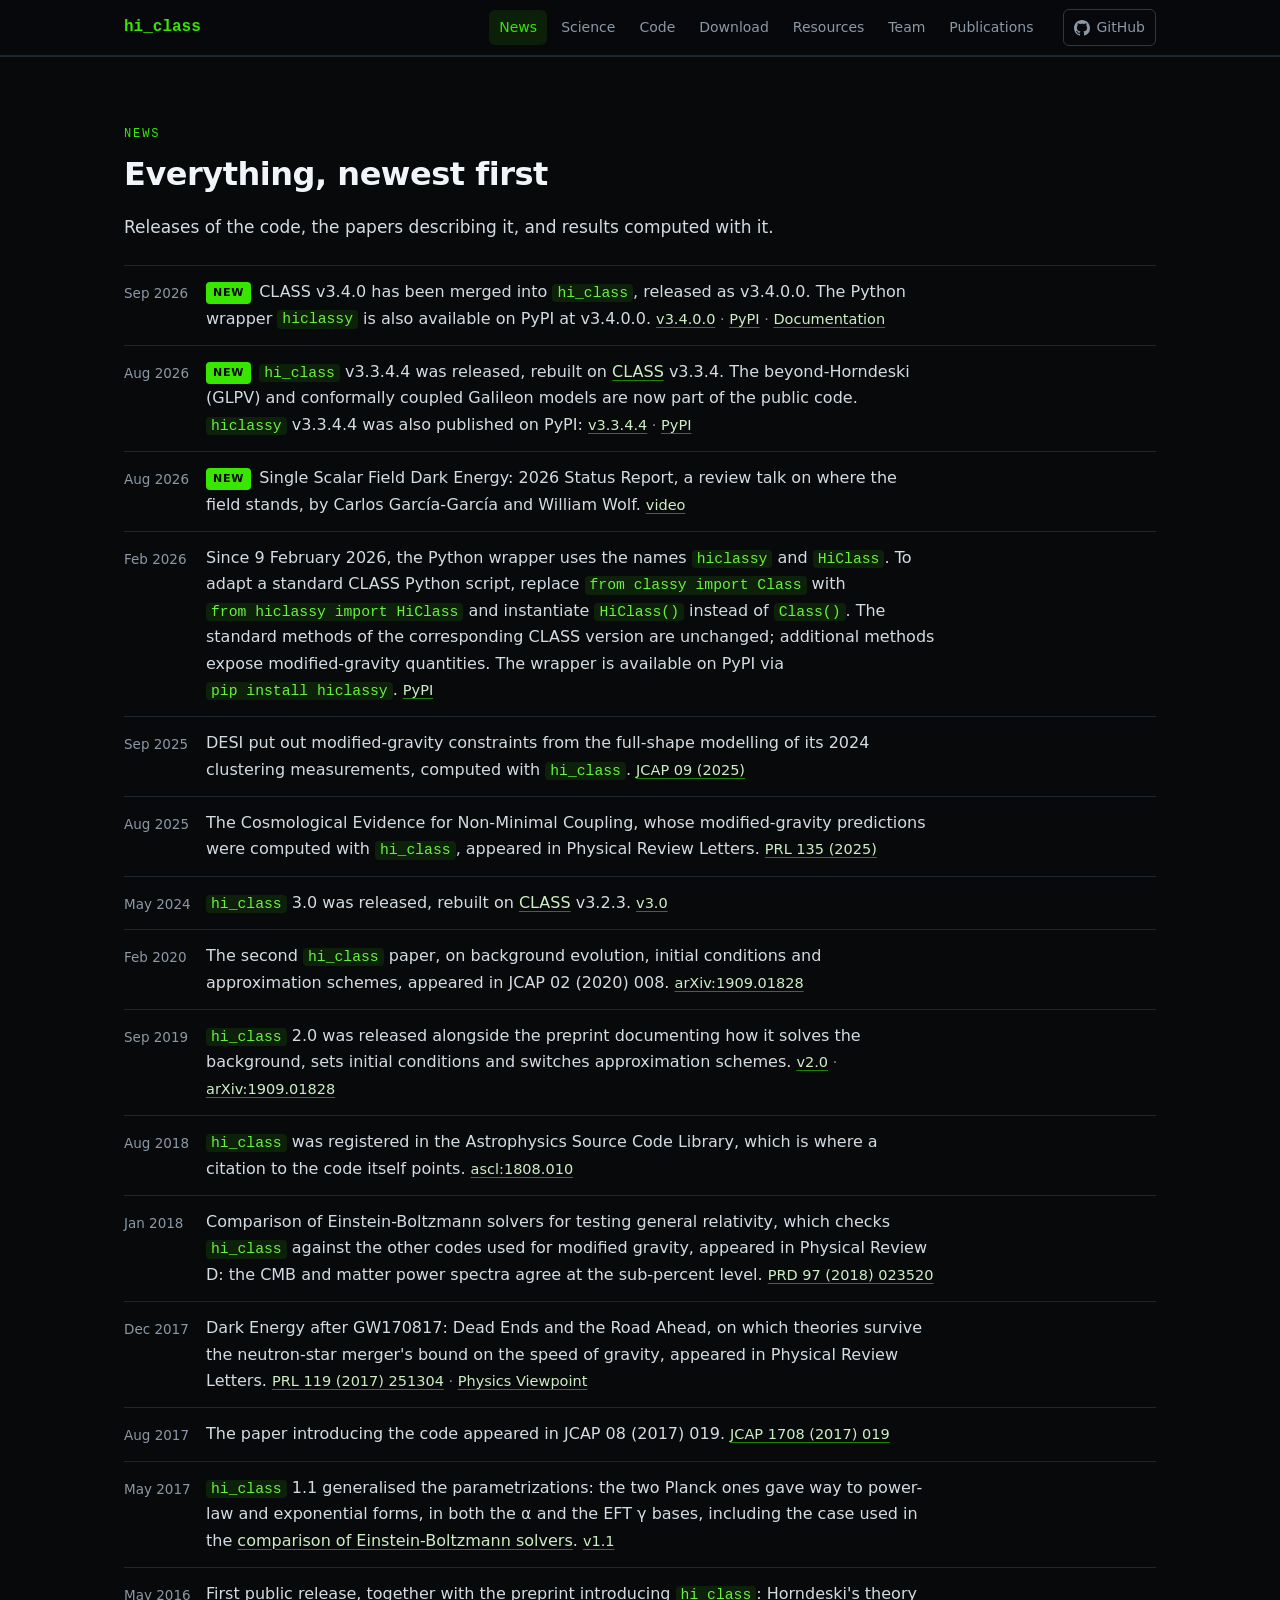
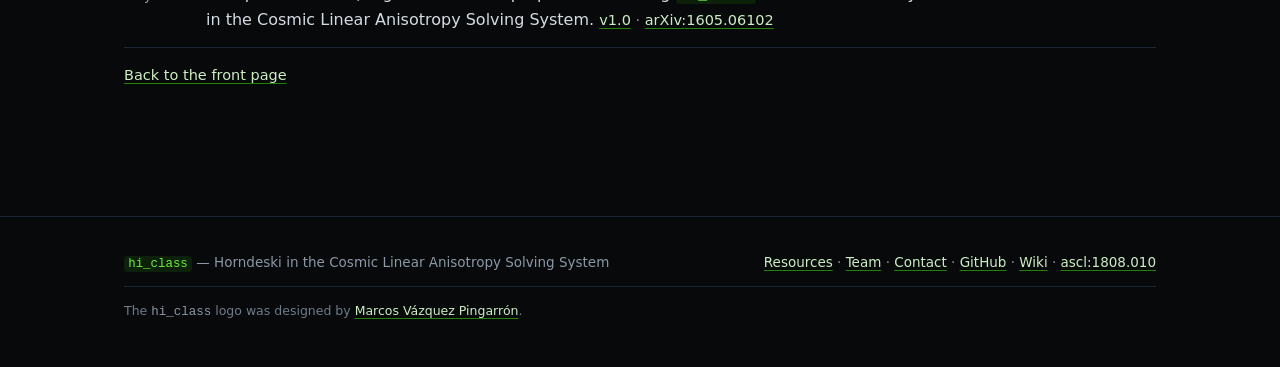
<file: docs/news.html>
<!DOCTYPE html>
<html lang="en">
<head>
<meta charset="utf-8">
<meta name="viewport" content="width=device-width, initial-scale=1">
<title>News — hi_class</title>
<meta name="description" content="The full hi_class news archive: releases, papers and results computed with the code, newest first.">
<link rel="canonical" href="https://hiclass-code.net/news.html">
<meta name="theme-color" content="#07090b">

<meta property="og:type" content="website">
<meta property="og:title" content="News — hi_class">
<meta property="og:description" content="Releases, papers and results computed with hi_class, newest first.">
<meta property="og:url" content="https://hiclass-code.net/news.html">
<meta property="og:image" content="https://hiclass-code.net/imgs/hi_class.gif">
<meta name="twitter:card" content="summary_large_image">

<link rel="icon" type="image/png" href="imgs/hi_class_icon_64x64.png">
<link rel="stylesheet" href="styles.css?v=11">
</head>

<body>
<a class="skip-link" href="#main">Skip to content</a>

<nav class="nav">
  <div class="wrap nav-inner">
    <a class="brand" href="index.html">hi_class</a>
    <div class="nav-links">
      <a href="news.html" class="is-active">News</a>
      <a href="index.html#science">Science</a>
      <a href="index.html#code">Code</a>
      <a href="index.html#download">Download</a>
      <a href="index.html#resources" class="nav-secondary">Resources</a>
      <a href="index.html#team" class="nav-secondary">Team</a>
      <a href="index.html#pubs"><span class="nav-long">Publications</span><span class="nav-short">Papers</span></a>
    </div>
    <a class="nav-gh" href="https://github.com/hiclass-code/hi_class_public" target="_blank" rel="noopener">
      <svg viewBox="0 0 16 16" aria-hidden="true"><path d="M8 0C3.58 0 0 3.58 0 8c0 3.54 2.29 6.53 5.47 7.59.4.07.55-.17.55-.38 0-.19-.01-.82-.01-1.49-2.01.37-2.53-.49-2.69-.94-.09-.23-.48-.94-.82-1.13-.28-.15-.68-.52-.01-.53.63-.01 1.08.58 1.23.82.72 1.21 1.87.87 2.33.66.07-.52.28-.87.51-1.07-1.78-.2-3.64-.89-3.64-3.95 0-.87.31-1.59.82-2.15-.08-.2-.36-1.02.08-2.12 0 0 .67-.21 2.2.82.64-.18 1.32-.27 2-.27s1.36.09 2 .27c1.53-1.04 2.2-.82 2.2-.82.44 1.1.16 1.92.08 2.12.51.56.82 1.27.82 2.15 0 3.07-1.87 3.75-3.65 3.95.29.25.54.73.54 1.48 0 1.07-.01 1.93-.01 2.2 0 .21.15.46.55.38A8.01 8.01 0 0016 8c0-4.42-3.58-8-8-8z"/></svg>
      GitHub
    </a>
  </div>
</nav>

<main id="main">

<!-- ==================== The archive ====================
     The full list, newest first, and the source of truth for it: index.html
     carries a copy of the newest few items and links here for the rest. When
     something happens it is added HERE first, then the top of this list is
     mirrored into the #news block of the home page. Two hand-kept lists is the
     price of a site with no build step -- the Jekyll sites (miguelzuma.github.io,
     the GLoW ERC site) share a single _data/news.yml and an include instead.

     The "New" flag is not written into the markup: news.js adds it in the
     browser to any item whose <time datetime> is inside the freshness window,
     so a stale item cannot be left blinking by a forgotten edit. -->
<section class="band" id="news">
  <div class="wrap">
    <p class="eyebrow">News</p>
    <h1>Everything, newest first</h1>
    <div class="prose">
      <p class="lede">Releases of the code, the papers describing it, and results computed with it.</p>
    </div>

    <ul class="news">
      <li>
        <time class="news-date" datetime="2026-09">Sep 2026</time>
        <p class="news-body">CLASS v3.4.0 has been merged into <code>hi_class</code>, released as
          v3.4.0.0. The Python wrapper <code>hiclassy</code> is also available on PyPI at v3.4.0.0.
          <span class="news-links">
            <a href="https://github.com/hiclass-code/hi_class_public/releases/tag/v3.4.0.0" target="_blank" rel="noopener">v3.4.0.0</a> &middot;
            <a href="https://pypi.org/project/hiclassy/3.4.0.0/" target="_blank" rel="noopener">PyPI</a> &middot;
            <a href="https://github.com/hiclass-code/hi_class_public/wiki" target="_blank" rel="noopener">Documentation</a>
          </span>
        </p>
      </li>
      <li>
        <time class="news-date" datetime="2026-08">Aug 2026</time>
        <p class="news-body"><code>hi_class</code> v3.3.4.4 was released, rebuilt on
          <a href="http://class-code.net/" target="_blank" rel="noopener">CLASS</a> v3.3.4. The beyond-Horndeski
          (GLPV) and conformally coupled Galileon models are now part of the public code.
          <code>hiclassy</code> v3.3.4.4 was also published on PyPI:
          <span class="news-links">
            <a href="https://github.com/hiclass-code/hi_class_public/releases/tag/v3.3.4.4" target="_blank" rel="noopener">v3.3.4.4</a> &middot;
            <a href="https://pypi.org/project/hiclassy/" target="_blank" rel="noopener">PyPI</a>
          </span>
        </p>
      </li>
      <li>
        <time class="news-date" datetime="2026-08">Aug 2026</time>
        <p class="news-body">Single Scalar Field Dark Energy: 2026 Status Report, a review talk on
          where the field stands, by Carlos Garc&iacute;a-Garc&iacute;a and William Wolf.
          <span class="news-links">
            <a href="https://www.youtube.com/watch?v=RbXqghcRv0U" target="_blank" rel="noopener">video</a>
          </span>
        </p>
      </li>
      <li>
        <time class="news-date" datetime="2026-02">Feb 2026</time>
        <p class="news-body">Since 9 February 2026, the Python wrapper uses the names
          <code>hiclassy</code> and <code>HiClass</code>. To adapt a standard CLASS Python script,
          replace <code>from classy import Class</code> with <code>from hiclassy import HiClass</code>
          and instantiate <code>HiClass()</code> instead of <code>Class()</code>.
          The standard methods of the corresponding CLASS version are unchanged; additional methods
          expose modified-gravity quantities. The wrapper is available on PyPI via
          <code>pip install hiclassy</code>.
          <span class="news-links">
            <a href="https://pypi.org/project/hiclassy/" target="_blank" rel="noopener">PyPI</a>
          </span>
        </p>
      </li>
      <li>
        <time class="news-date" datetime="2025-09">Sep 2025</time>
        <p class="news-body">DESI put out modified-gravity constraints from the full-shape modelling
          of its 2024 clustering measurements, computed with <code>hi_class</code>.
          <span class="news-links">
            <a href="https://inspirehep.net/literature/2850039" target="_blank" rel="noopener">JCAP 09 (2025)</a>
          </span>
        </p>
      </li>
      <li>
        <time class="news-date" datetime="2025-08">Aug 2025</time>
        <p class="news-body">The Cosmological Evidence for Non-Minimal Coupling, whose modified-gravity
          predictions were computed with <code>hi_class</code>, appeared in Physical Review Letters.
          <span class="news-links">
            <a href="https://inspirehep.net/literature/2910498" target="_blank" rel="noopener">PRL 135 (2025)</a>
          </span>
        </p>
      </li>
      <li>
        <time class="news-date" datetime="2024-05">May 2024</time>
        <p class="news-body"><code>hi_class</code> 3.0 was released, rebuilt on
          <a href="http://class-code.net/" target="_blank" rel="noopener">CLASS</a> v3.2.3.
          <span class="news-links">
            <a href="https://github.com/hiclass-code/hi_class_public/releases/tag/v3.0" target="_blank" rel="noopener">v3.0</a>
          </span>
        </p>
      </li>
      <li>
        <time class="news-date" datetime="2020-02">Feb 2020</time>
        <p class="news-body">The second <code>hi_class</code> paper, on background evolution, initial
          conditions and approximation schemes, appeared in JCAP 02 (2020) 008.
          <span class="news-links">
            <a href="https://arxiv.org/abs/1909.01828" target="_blank" rel="noopener">arXiv:1909.01828</a>
          </span>
        </p>
      </li>
      <li>
        <time class="news-date" datetime="2019-09">Sep 2019</time>
        <p class="news-body"><code>hi_class</code> 2.0 was released alongside the preprint documenting
          how it solves the background, sets initial conditions and switches approximation schemes.
          <span class="news-links">
            <a href="https://github.com/hiclass-code/hi_class_public/releases/tag/v2.0" target="_blank" rel="noopener">v2.0</a> &middot;
            <a href="https://arxiv.org/abs/1909.01828" target="_blank" rel="noopener">arXiv:1909.01828</a>
          </span>
        </p>
      </li>
      <li>
        <time class="news-date" datetime="2018-08">Aug 2018</time>
        <p class="news-body"><code>hi_class</code> was registered in the Astrophysics Source Code
          Library, which is where a citation to the code itself points.
          <span class="news-links">
            <a href="https://ascl.net/1808.010" target="_blank" rel="noopener">ascl:1808.010</a>
          </span>
        </p>
      </li>
      <li>
        <time class="news-date" datetime="2018-01">Jan 2018</time>
        <p class="news-body">Comparison of Einstein-Boltzmann solvers for testing general relativity, which
          checks <code>hi_class</code> against the other codes used for modified gravity, appeared in
          Physical Review D: the CMB and matter power spectra agree at the sub-percent level.
          <span class="news-links">
            <a href="https://inspirehep.net/literature/1625713" target="_blank" rel="noopener">PRD 97 (2018) 023520</a>
          </span>
        </p>
      </li>
      <li>
        <time class="news-date" datetime="2017-12">Dec 2017</time>
        <p class="news-body">Dark Energy after GW170817: Dead Ends and the Road Ahead, on which theories
          survive the neutron-star merger's bound on the speed of gravity, appeared in Physical Review Letters.
          <span class="news-links">
            <a href="https://inspirehep.net/literature/1630865" target="_blank" rel="noopener">PRL 119 (2017) 251304</a> &middot;
            <a href="https://link.aps.org/doi/10.1103/Physics.10.134" target="_blank" rel="noopener">Physics Viewpoint</a>
          </span>
        </p>
      </li>
      <li>
        <time class="news-date" datetime="2017-08">Aug 2017</time>
        <p class="news-body">The paper introducing the code appeared in JCAP 08 (2017) 019.
          <span class="news-links">
            <a href="https://inspirehep.net/literature/1462237" target="_blank" rel="noopener">JCAP 1708 (2017) 019</a>
          </span>
        </p>
      </li>
      <li>
        <time class="news-date" datetime="2017-05">May 2017</time>
        <p class="news-body"><code>hi_class</code> 1.1 generalised the parametrizations: the two Planck
          ones gave way to power-law and exponential forms, in both the &alpha; and the EFT &gamma;
          bases, including the case used in the
          <a href="https://inspirehep.net/literature/1625713" target="_blank" rel="noopener">comparison of
          Einstein-Boltzmann solvers</a>.
          <span class="news-links">
            <a href="https://github.com/hiclass-code/hi_class_public/releases/tag/v1.1" target="_blank" rel="noopener">v1.1</a>
          </span>
        </p>
      </li>
      <li>
        <time class="news-date" datetime="2016-05">May 2016</time>
        <p class="news-body">First public release, together with the preprint introducing
          <code>hi_class</code>: Horndeski's theory in the Cosmic Linear Anisotropy Solving System.
          <span class="news-links">
            <a href="https://github.com/hiclass-code/hi_class_public/releases/tag/v1.0" target="_blank" rel="noopener">v1.0</a> &middot;
            <a href="https://arxiv.org/abs/1605.06102" target="_blank" rel="noopener">arXiv:1605.06102</a>
          </span>
        </p>
      </li>
    </ul>

    <p class="news-more"><a href="index.html">Back to the front page</a></p>
  </div>
</section>

</main>

<footer class="footer">
  <div class="wrap footer-inner">
    <p><code>hi_class</code> — Horndeski in the Cosmic Linear Anisotropy Solving System</p>
    <p>
      <a href="index.html#resources">Resources</a> ·
      <a href="index.html#team">Team</a> ·
      <a href="index.html#contact">Contact</a> ·
      <a href="https://github.com/hiclass-code/hi_class_public" target="_blank" rel="noopener">GitHub</a> ·
      <a href="https://github.com/hiclass-code/hi_class_public/wiki" target="_blank" rel="noopener">Wiki</a> ·
      <a href="https://ascl.net/1808.010" target="_blank" rel="noopener">ascl:1808.010</a>
    </p>
    <p class="footer-credit">The <code>hi_class</code> logo was designed by <a href="https://marcosvazquez.me/" target="_blank" rel="noopener">Marcos V&aacute;zquez Pingarr&oacute;n</a>.</p>
  </div>
</footer>

<script defer src="news.js"></script>

<!-- Analytics: GoatCounter (https://www.goatcounter.com). Cookieless, stores no
     personal data and sets nothing on the visitor's device, so no consent banner
     is required. Stats live at https://hiclass.goatcounter.com/.
     Do Not Track is honoured before the script is even fetched, so a reader who
     asks not to be counted causes no request at all rather than one that is
     discarded at the far end. -->
<script>
(function () {
	'use strict';
	var dnt = navigator.doNotTrack || window.doNotTrack || navigator.msDoNotTrack;
	if (dnt === '1' || dnt === 'yes') { return; }

	// count.js prefers a data-goatcounter attribute and falls back to this global.
	window.goatcounter = { endpoint: 'https://hiclass.goatcounter.com/count' };

	var s = document.createElement('script');
	s.async = true;
	s.src = 'https://gc.zgo.at/count.js';
	document.head.appendChild(s);
})();
</script>

</body>
</html>
</file>
<file: docs/styles.css>
/* ==========================================================================
   hi_class — https://miguelzuma.github.io/hi_class_public/
   Self-contained stylesheet. No build step, no external dependencies.
   ========================================================================== */

:root {
	color-scheme: dark;

	/* Surfaces */
	--bg:            #07090b;
	--bg-soft:       #0b0f13;
	--surface:       #10161b;
	--surface-hi:    #151d24;
	--border:        #1d262e;
	--border-hi:     #2c3843;

	/* Ink */
	--text:          #d3dbe3;
	--text-dim:      #8b98a6;
	--heading:       #f1f5f9;

	/* Brand — the hi_class green, carried over from the original site */
	--accent:        #39e600;
	--accent-soft:   #6cf03f;
	--accent-deep:   #1f8a00;
	--accent-wash:   rgba(57, 230, 0, 0.10);
	--accent-line:   rgba(57, 230, 0, 0.32);
	/* Links carry a desaturated green: same family as the accent, but far
	   enough from it in saturation that a link never reads as a highlight. */
	--link:          #cdeec4;
	--link-line:     rgba(57, 230, 0, 0.55);

	/* Type */
	--sans: system-ui, -apple-system, "Segoe UI", Roboto, "Helvetica Neue", Arial, sans-serif;
	--mono: ui-monospace, SFMono-Regular, "SF Mono", Menlo, Consolas, "Liberation Mono", monospace;

	/* Metrics */
	--wrap:  1080px;
	--prose: 730px;
	--nav-h: 56px;
	--radius: 10px;
}

/* ---- Reset / base ------------------------------------------------------ */

*, *::before, *::after { box-sizing: border-box; }

html {
	-webkit-text-size-adjust: 100%;
	scroll-behavior: smooth;
	scroll-padding-top: calc(var(--nav-h) + 16px);
}

body {
	margin: 0;
	background: var(--bg);
	color: var(--text);
	font-family: var(--sans);
	font-size: 16px;
	line-height: 1.65;
	overflow-wrap: break-word;
	-webkit-font-smoothing: antialiased;
}

img, svg, video { max-width: 100%; height: auto; }

/* Visible to screen readers only: for meaning that is otherwise carried by
   colour or shape alone (the main-developer ring in the team list). */
.sr-only {
	position: absolute;
	width: 1px;
	height: 1px;
	margin: -1px;
	padding: 0;
	overflow: hidden;
	clip-path: inset(50%);
	white-space: nowrap;
	border: 0;
}

/* Green is the highlight colour, so it is not also the link colour: links are
   marked by an underline instead. That keeps the accent meaningful where it is
   used deliberately (counts, code, labels), and gives links an affordance that
   survives on touch screens and for readers who cannot separate the hues.
   Navigation, buttons and title links opt out below - their container already
   says they are clickable. */
a {
	color: var(--link);
	text-decoration: underline;
	text-decoration-color: var(--link-line);
	text-decoration-thickness: 1px;
	text-underline-offset: 3px;
}
a:hover {
	color: var(--accent);
	text-decoration-color: currentColor;
}

/* Links that are their own affordance: a button, a nav item, a card, or a
   title standing alone on its line. These stay undecorated and reveal the
   accent on hover, the pattern the reference and publication lists use. */
.brand,
.nav-links a,
.nav-gh,
.btn,
a.badge,
a.res,
a.skip-link,
.member a,
.refs a.ref-title,
a.pub-title {
	text-decoration: none;
}

:focus-visible {
	outline: 2px solid var(--accent);
	outline-offset: 3px;
	border-radius: 3px;
}

code, .mono { font-family: var(--mono); }

code {
	font-size: 0.92em;
	color: var(--accent-soft);
	background: var(--accent-wash);
	padding: 0.08em 0.34em;
	border-radius: 4px;
	white-space: nowrap;
}

h1, h2, h3, h4 {
	color: var(--heading);
	line-height: 1.2;
	letter-spacing: -0.015em;
	margin: 0;
	text-wrap: balance;
}

p { margin: 0 0 1.05em; }
p:last-child { margin-bottom: 0; }

.skip-link {
	position: absolute;
	left: -9999px;
	top: 0;
	background: var(--accent);
	color: #06210a;
	padding: 0.6em 1em;
	font-weight: 600;
	z-index: 100;
}
.skip-link:focus { left: 0; }

/* ---- Layout ------------------------------------------------------------ */

.wrap {
	width: 100%;
	max-width: var(--wrap);
	margin: 0 auto;
	padding: 0 24px;
}

.prose { max-width: var(--prose); }

section[id],
h3[id] { scroll-margin-top: calc(var(--nav-h) + 16px); }

.band {
	padding: 68px 0;
	border-top: 1px solid var(--border);
}

.band--soft { background: var(--bg-soft); }

.eyebrow {
	font-family: var(--mono);
	font-size: 12px;
	letter-spacing: 0.16em;
	text-transform: uppercase;
	color: var(--accent);
	margin: 0 0 10px;
}

/* The h1 belongs to the hero on the front page, but a subpage (news.html) has
   no hero and its title is the section heading -- so both carry the same size
   here, and .hero h1 overrides it further down. */
.band > .wrap > h2,
.band h1,
.band h2 {
	font-size: clamp(24px, 3.4vw, 32px);
	margin: 0 0 20px;
}

.lede {
	font-size: 17px;
	color: var(--text);
}

/* ---- Navigation -------------------------------------------------------- */

.nav {
	position: sticky;
	top: 0;
	z-index: 50;
	height: var(--nav-h);
	background: rgba(7, 9, 11, 0.82);
	backdrop-filter: blur(10px);
	-webkit-backdrop-filter: blur(10px);
	border-bottom: 1px solid var(--border);
}

.nav-inner {
	height: 100%;
	display: flex;
	align-items: center;
	gap: 20px;
}

.brand {
	font-family: var(--mono);
	font-size: 16px;
	font-weight: 700;
	color: var(--accent);
	white-space: nowrap;
	flex: none;
}
.brand:hover { text-decoration: none; color: var(--accent-soft); }

.nav-links {
	display: flex;
	align-items: center;
	gap: 4px;
	margin-left: auto;
	overflow-x: auto;
	scrollbar-width: none;
	-ms-overflow-style: none;
}
.nav-links::-webkit-scrollbar { display: none; }

.nav-links a {
	color: var(--text-dim);
	font-size: 14px;
	padding: 6px 10px;
	border-radius: 6px;
	white-space: nowrap;
	transition: color 0.15s, background 0.15s;
}

.nav-links a:hover {
	color: var(--heading);
	background: var(--surface-hi);
	text-decoration: none;
}

.nav-links a.is-active {
	color: var(--accent);
	background: var(--accent-wash);
}

/* "Publications" on wide screens, "Papers" once space is tight */
.nav-short { display: none; }

.nav-gh {
	flex: none;
	display: inline-flex;
	align-items: center;
	gap: 6px;
	color: var(--text-dim);
	font-size: 14px;
	padding: 6px 10px;
	border: 1px solid var(--border-hi);
	border-radius: 6px;
	white-space: nowrap;
}
.nav-gh:hover { color: var(--heading); border-color: var(--accent-line); text-decoration: none; }
.nav-gh svg { width: 16px; height: 16px; fill: currentColor; }

/* ---- Hero -------------------------------------------------------------- */

.hero {
	position: relative;
	text-align: center;
	padding: 56px 0 64px;
	overflow: hidden;
}

/* Soft green bloom behind the logo, echoing the original glow */
.hero::before {
	content: "";
	position: absolute;
	top: -10%;
	left: 50%;
	width: min(780px, 120%);
	aspect-ratio: 1;
	transform: translateX(-50%);
	background: radial-gradient(circle, var(--accent-wash) 0%, transparent 62%);
	pointer-events: none;
	z-index: 0;
}

/* position only, no z-index: a stacking context here would isolate the logo's
   mix-blend-mode from the glow painted by .hero::before. Tree order already
   paints this after the pseudo-element. */
.hero > .wrap { position: relative; }

/* The rain. Painted by logo/rain.js over the whole hero, behind everything in
   .wrap; .hero's overflow:hidden clips it. It stays invisible until the script
   has a first frame up, so a failed build shows nothing rather than a flash of
   empty box. The script clears the rain behind the wordmark and washes it out
   over the lower hero, so the heading and buttons keep their contrast. */
.hero-rain {
	position: absolute;
	inset: 0;
	display: block;
	width: 100%;
	height: 100%;
	z-index: 0;
	pointer-events: none;
	opacity: 0;
	transition: opacity 0.7s ease;
}

.hero-rain.is-live { opacity: 1; }

/* The wordmark, lifted from the original logo (frame 2, where the caret is
   hidden) and alpha-keyed, so it needs no blend mode and can sit over moving
   rain. The caret is a real element again, as it was a GIF frame before. */
.hero-mark {
	position: relative;
	display: block;
	width: min(360px, 78vw);
	margin: 0 auto 26px;
}

.hero-wordmark {
	display: block;
	width: 100%;
	height: auto;
	filter: drop-shadow(0 0 9px rgba(57, 230, 0, 0.42));
}

/* Percentages, not pixels: the caret's slot was measured in the source artwork
   (x 92.54-98.38%, y 5.84-94.16%) so it tracks the wordmark at any width. */
.hero-caret {
	position: absolute;
	left: 92.54%;
	top: 5.84%;
	width: 5.84%;
	height: 88.32%;
	background: #00cc33;
	box-shadow: 0 0 12px rgba(57, 230, 0, 0.7);
	animation: caret-blink 1.6s steps(1) infinite;
}

/* 0.8s on, 0.8s off - the cadence of the two GIF frames it replaces. */
@keyframes caret-blink {
	0%, 50%       { opacity: 1; }
	50.01%, 100%  { opacity: 0; }
}

.hero-logo {
	display: block;
	width: min(360px, 78vw);
	margin: 0 auto 26px;
	/* The logo is green-on-black; screen blending drops its black field so it
	   sits in the hero glow instead of on a visible dark square. */
	mix-blend-mode: screen;
}

.hero h1 {
	font-family: var(--mono);
	font-size: clamp(20px, 3.2vw, 29px);
	font-weight: 700;
	color: var(--accent);
	letter-spacing: -0.01em;
	margin: 0 auto 14px;
	max-width: 30ch;
}

.hero-tagline {
	font-size: clamp(15px, 2vw, 18px);
	color: var(--text-dim);
	max-width: 46ch;
	margin: 0 auto 30px;
}

.hero-actions {
	display: flex;
	flex-wrap: wrap;
	justify-content: center;
	gap: 12px;
	margin-bottom: 26px;
}

.btn {
	display: inline-flex;
	align-items: center;
	gap: 8px;
	padding: 11px 20px;
	border-radius: 8px;
	font-size: 15px;
	font-weight: 600;
	border: 1px solid var(--border-hi);
	color: var(--heading);
	transition: border-color 0.15s, background 0.15s, transform 0.15s;
}
.btn:hover { text-decoration: none; border-color: var(--accent-line); background: var(--surface-hi); }
.btn svg { width: 17px; height: 17px; fill: currentColor; flex: none; }

.btn--primary {
	background: var(--accent);
	border-color: var(--accent);
	color: #062600;
}
.btn--primary:hover {
	background: var(--accent-soft);
	border-color: var(--accent-soft);
	color: #062600;
}

.badges {
	display: flex;
	flex-wrap: wrap;
	justify-content: center;
	align-items: center;
	gap: 8px 10px;
	font-family: var(--mono);
	font-size: 12px;
	color: var(--text-dim);
}

.badge {
	border: 1px solid var(--border);
	border-radius: 999px;
	padding: 3px 11px;
	background: var(--surface);
}
a.badge:hover { border-color: var(--accent-line); color: var(--accent); text-decoration: none; }

/* Paper count in the hero: the one badge that carries a number */
.badge--count {
	border-color: var(--accent-line);
	color: var(--text);
	background: var(--accent-wash);
}
.badge--count b { color: var(--accent); font-weight: 700; }

/* Headline count above the publication list */
.pub-headline {
	display: flex;
	align-items: baseline;
	gap: 12px;
	margin: 0 0 14px;
	flex-wrap: wrap;
}

.pub-headline b {
	font-family: var(--mono);
	font-size: clamp(38px, 6vw, 54px);
	font-weight: 700;
	color: var(--accent);
	line-height: 1;
}

.pub-headline span {
	font-size: 17px;
	color: var(--text-dim);
}

/* ---- Cards ------------------------------------------------------------- */

.cards {
	display: grid;
	grid-template-columns: repeat(auto-fit, minmax(228px, 1fr));
	gap: 16px;
	margin-top: 28px;
}

.card {
	background: var(--surface);
	border: 1px solid var(--border);
	border-radius: var(--radius);
	padding: 20px;
}

.card h3 {
	font-size: 15px;
	margin: 0 0 7px;
	color: var(--heading);
}

.card p {
	font-size: 14px;
	color: var(--text-dim);
	margin: 0;
	line-height: 1.55;
}

.card--link { transition: border-color 0.15s, background 0.15s; display: block; }
.card--link:hover { border-color: var(--accent-line); background: var(--surface-hi); text-decoration: none; }
.card--link:hover h3 { color: var(--accent); }

/* Statement of the key numeric result */
.stat {
	font-family: var(--mono);
	font-size: 26px;
	font-weight: 700;
	color: var(--accent);
	display: block;
	line-height: 1.1;
	margin-bottom: 4px;
}

/* ---- Feature block: prose beside a config snippet ---------------------- */

.feature {
	display: grid;
	grid-template-columns: minmax(0, 1.05fr) minmax(0, 1fr);
	gap: 28px;
	align-items: start;
	margin-top: 44px;
	padding-top: 34px;
	border-top: 1px solid var(--border);
}

.feature-body p {
	font-size: 15.5px;
	color: var(--text);
}

/* Full-width variant: prose above, snippet below, for longer listings */
.feature--stack { grid-template-columns: 1fr; }
.feature--stack .feature-body { max-width: var(--prose); }

.feature-title {
	font-size: clamp(19px, 2.4vw, 23px);
	margin: 0 0 14px;
}

.feature-body em { color: var(--heading); font-style: italic; }

/* The two input styles sit in their own boxes: they are alternatives, not a
   sequence, and one box with a comment between them read as a single file. */
.snippet-pair {
	display: grid;
	grid-template-columns: repeat(2, minmax(0, 1fr));
	gap: 18px;
	align-content: start;
	min-width: 0;
	margin-top: 28px;
}

.snippet-item { min-width: 0; }

.snippet-label {
	font-family: var(--mono);
	font-size: 11.5px;
	letter-spacing: 0.14em;
	text-transform: uppercase;
	color: var(--text-dim);
	margin: 0 0 8px;
}

/* ---- Interoperability list ----------------------------------------------
   Each entry states how well it is supported, because "can be made to work"
   and "we support this" are different promises. */
.interop {
	list-style: none;
	margin: 18px 0 0;
	padding: 0;
	max-width: var(--prose);
}

.interop li {
	padding: 14px 0;
	border-top: 1px solid var(--border);
}

.interop-name {
	font-weight: 600;
	color: var(--heading);
	margin-right: 10px;
}

.interop-note {
	display: block;
	color: var(--text-dim);
	font-size: 14.5px;
	margin-top: 5px;
}

.tag {
	font-family: var(--mono);
	font-size: 11px;
	letter-spacing: 0.08em;
	text-transform: uppercase;
	padding: 2px 8px;
	border-radius: 999px;
	border: 1px solid var(--border-hi);
	color: var(--text-dim);
	white-space: nowrap;
}

.tag--yes { color: var(--accent); border-color: var(--accent-line); background: var(--accent-wash); }
.tag--pub { color: var(--link); border-color: var(--link-line); }

/* ---- Master diagram: the two routes to a prediction ---------------------- */

.diagram { margin: 44px 0 0; }

/* Below ~640px the labels would be unreadable if scaled down, so the diagram
   scrolls sideways inside its own box rather than shrinking the whole page. */
.diagram-scroll { overflow-x: auto; }

.dgm {
	display: block;
	width: 100%;
	min-width: 640px;
	height: auto;
}

.dgm-box {
	fill: var(--surface);
	stroke: var(--border-hi);
	stroke-width: 1;
}

.dgm-stage text {
	font-family: var(--mono);
	font-size: 12px;
	letter-spacing: 0.14em;
	text-transform: uppercase;
	fill: var(--accent);
}

.dgm-math text { font-size: 17px; fill: var(--heading); }
.dgm-sym { font-style: italic; font-family: Georgia, "Times New Roman", serif; }

.dgm-note { font-size: 12.5px; fill: var(--text-dim); font-family: var(--sans); }
.dgm-note text { font-size: 12.5px; fill: var(--text-dim); }

.dgm-flow line { stroke: var(--text-dim); stroke-width: 1.5; }
.dgm-head { fill: var(--text-dim); }

/* The two approaches are told apart by line style as well as colour, the same
   rule the links follow: never let hue be the only signal. */
.dgm-path text { font-family: var(--mono); font-size: 12.5px; }
.dgm-path--cov line { stroke: var(--accent); stroke-width: 2; }
.dgm-path--cov text { fill: var(--accent); }
.dgm-head-cov { fill: var(--accent); }

.dgm-path--eft line { stroke: var(--link); stroke-width: 2; stroke-dasharray: 7 5; }
.dgm-path--eft text { fill: var(--link); }
.dgm-head-eft { fill: var(--link); }

/* Config snippet — real hi_class.ini syntax, so it must never wrap silently */
.snippet {
	margin: 0;
	background: #05070a;
	border: 1px solid var(--border-hi);
	border-left: 2px solid var(--accent-line);
	border-radius: var(--radius);
	padding: 18px 20px;
	overflow-x: auto;
	font-family: var(--mono);
	font-size: 13px;
	line-height: 1.65;
	color: var(--text);
	tab-size: 2;
}

.snippet code {
	background: none;
	padding: 0;
	border-radius: 0;
	color: inherit;
	font-size: inherit;
	white-space: pre;
}

.snippet .c { color: #6b7a88; }              /* comments */
.snippet .k { color: var(--accent); }        /* parameter names */

@media (max-width: 820px) {
	.feature { grid-template-columns: 1fr; gap: 22px; }
}

@media (max-width: 620px) {
	.snippet-pair { grid-template-columns: 1fr; }
}

/* Shrink the snippet just enough that the longest config line fits a phone
   without sideways scrolling. It still scrolls if a longer line is ever added. */
@media (max-width: 480px) {
	.snippet { font-size: 11.5px; padding: 15px 16px; }
}

@media (max-width: 380px) {
	.snippet { font-size: 11px; padding: 14px 12px; }
}

/* ---- Figures ----------------------------------------------------------- */

figure {
	margin: 30px 0 0;
	max-width: 100%;
}

figure img {
	display: block;
	margin: 0 auto;
	border-radius: var(--radius);
}

figcaption {
	margin-top: 12px;
	font-size: 13.5px;
	line-height: 1.5;
	color: var(--text-dim);
	max-width: var(--prose);
}

/* ---- Reference lists (papers to cite, key results) ---------------------- */

.refs {
	list-style: none;
	margin: 22px 0 0;
	padding: 0;
	display: grid;
	gap: 14px;
	max-width: var(--prose);
}

.refs li {
	border-left: 2px solid var(--border-hi);
	padding-left: 16px;
}

/* The two method papers are not just references, they are the ones to cite when
   you use the code — the "How to cite" block below points back here. So they get
   the accent on the rule and a wash behind them, while the results lists keep the
   neutral rule: the difference in weight is the difference in what they are for. */
.refs--cite li {
	border-left-color: var(--accent);
	border-left-width: 3px;
	background: var(--accent-wash);
	padding: 10px 14px 10px 15px;
	border-radius: 0 var(--radius) var(--radius) 0;
}

.refs .ref-title {
	display: block;
	color: var(--heading);
	font-weight: 600;
	font-size: 15px;
	line-height: 1.4;
}
.refs a.ref-title:hover { color: var(--accent); text-decoration: none; }

.refs .ref-meta {
	display: block;
	font-size: 13.5px;
	color: var(--text-dim);
	margin-top: 3px;
}

.refs .ref-meta .mono { color: var(--accent); }

/* ---- Qualities: the three claims of "The Code", each argued in prose ---- */

.qualities {
	margin: 30px 0 0;
	padding: 0;
	display: grid;
	gap: 22px;
	max-width: 760px;
}

.qualities > div {
	border-left: 2px solid var(--border-hi);
	padding-left: 18px;
	transition: border-left-color 0.15s;
}

.qualities > div:hover { border-left-color: var(--accent-line); }

.qualities dt {
	font-family: var(--mono);
	font-size: 12px;
	letter-spacing: 0.16em;
	text-transform: uppercase;
	color: var(--accent);
	margin-bottom: 7px;
}

.qualities dd {
	margin: 0;
	font-size: 15.5px;
	color: var(--text);
	line-height: 1.62;
}

/* Figures for the measured numbers, so they read at a glance in running text */
.num {
	font-family: var(--mono);
	font-weight: 700;
	color: var(--accent);
	white-space: nowrap;
}

/* ---- Resources --------------------------------------------------------- */

.res-grid {
	display: grid;
	grid-template-columns: repeat(auto-fit, minmax(260px, 1fr));
	gap: 14px;
	margin-top: 26px;
}

.res {
	display: block;
	background: var(--surface);
	border: 1px solid var(--border);
	border-radius: var(--radius);
	padding: 17px 19px;
	transition: border-color 0.15s, background 0.15s;
}
.res:hover { border-color: var(--accent-line); background: var(--surface-hi); text-decoration: none; }

.res-name {
	display: block;
	color: var(--heading);
	font-weight: 600;
	font-size: 15px;
	margin-bottom: 4px;
}
.res:hover .res-name { color: var(--accent); }

.res-desc {
	display: block;
	font-size: 13.5px;
	color: var(--text-dim);
	line-height: 1.5;
}

.res-desc a { color: var(--link); }

/* ---- Team -------------------------------------------------------------- */

.team {
	display: grid;
	/* Capped width so the current team lands as a balanced 4 x 2 rather than 6 + 2 */
	grid-template-columns: repeat(auto-fit, minmax(150px, 1fr));
	max-width: 700px;
	gap: 26px 18px;
	margin-top: 28px;
	list-style: none;
	padding: 0;
}

.member { text-align: center; }

.member img {
	width: 92px;
	height: 92px;
	object-fit: cover;
	border-radius: 50%;
	border: 1px solid var(--border-hi);
	background: var(--surface);
	margin: 0 auto 10px;
	display: block;
	filter: grayscale(0.25);
	transition: filter 0.2s, border-color 0.2s;
}

.member a { display: block; color: var(--heading); font-size: 14.5px; font-weight: 600; }
.member a:hover { color: var(--accent); text-decoration: none; }
.member a:hover img { filter: grayscale(0); border-color: var(--accent-line); }

/* The two main developers wear the brand green as a ring. The border sits
   inside the 92px box (box-sizing: border-box), so the portraits stay on the
   same grid as the rest; the wash is a box-shadow, which follows the circle.
   Colour is never the only carrier: the key below the list says what the ring
   means, and each link repeats it for screen readers. */
.member--lead img {
	border: 2px solid var(--accent);
	box-shadow: 0 0 0 3px var(--accent-wash);
	filter: grayscale(0);
}

/* Keep the ring at full strength on hover, where .member a:hover img would
   otherwise fade the border to --accent-line. */
.member--lead a:hover img { border-color: var(--accent); }

.team-note {
	margin: 24px 0 0;
	color: var(--text-dim);
	font-size: 14px;
}

/* A miniature of the ring, so the key shows what it describes. */
.lead-key {
	display: inline-block;
	width: 10px;
	height: 10px;
	border: 2px solid var(--accent);
	border-radius: 50%;
	box-shadow: 0 0 0 2px var(--accent-wash);
	margin-right: 10px;
	vertical-align: 1px;
}

/* ---- Contact ----------------------------------------------------------- */

.contact-mail {
	font-family: var(--mono);
	font-size: 14.5px;
	color: var(--accent);
	background: var(--surface);
	border: 1px solid var(--border);
	border-radius: 6px;
	padding: 3px 9px;
	display: inline;
	/* No nowrap: the address stays on one line wherever it fits, and wraps at its
	   spaces on narrow phones instead of pushing the page sideways. */
	overflow-wrap: break-word;
}

/* ---- Publications ------------------------------------------------------ */

.pub-toolbar {
	display: flex;
	flex-wrap: wrap;
	align-items: center;
	gap: 12px;
	margin: 24px 0 8px;
}

.pub-search {
	flex: 1 1 300px;
	position: relative;
	display: flex;
	align-items: center;
}

.pub-search svg {
	position: absolute;
	left: 13px;
	width: 15px;
	height: 15px;
	fill: var(--text-dim);
	pointer-events: none;
}

#pub-filter {
	width: 100%;
	font: inherit;
	font-size: 15px;
	color: var(--text);
	background: var(--surface);
	border: 1px solid var(--border-hi);
	border-radius: 8px;
	padding: 10px 14px 10px 36px;
}
#pub-filter::placeholder { color: var(--text-dim); }
#pub-filter:focus {
	outline: none;
	border-color: var(--accent-line);
	box-shadow: 0 0 0 3px var(--accent-wash);
}

.pub-count {
	font-family: var(--mono);
	font-size: 13px;
	color: var(--text-dim);
	flex: none;
}
.pub-count b { color: var(--accent); font-weight: 700; }

.pub-year { margin-top: 34px; }

.pub-year-head {
	font-family: var(--mono);
	font-size: 15px;
	color: var(--accent);
	padding-bottom: 8px;
	margin-bottom: 4px;
	border-bottom: 1px solid var(--border);
	display: flex;
	align-items: baseline;
	gap: 10px;
}

.pub-year-count {
	font-size: 12px;
	color: var(--text-dim);
	font-weight: 400;
}

.pub-list {
	list-style: none;
	margin: 0;
	padding: 0;
}

.pub {
	padding: 13px 0 13px 15px;
	border-left: 2px solid transparent;
	border-bottom: 1px solid var(--border);
	transition: border-left-color 0.15s, background 0.15s;
}
.pub:last-child { border-bottom: none; }
.pub:hover { border-left-color: var(--accent); background: var(--surface); }

.pub-title {
	color: var(--heading);
	font-weight: 600;
	font-size: 15px;
	line-height: 1.42;
	display: block;
}
.pub-title:hover { color: var(--accent); text-decoration: none; }

.pub-meta {
	margin: 4px 0 0;
	font-size: 13.5px;
	color: var(--text-dim);
	line-height: 1.5;
}

.pub-authors { margin-right: 10px; }

.pub-ref,
.pub-arxiv,
.pub-extra {
	font-family: var(--mono);
	font-size: 12.5px;
	white-space: nowrap;
}

/* The primary reference is the journal one where it exists, the arXiv number
   otherwise, so .pub-ref always carries the accent. The arXiv number then
   trails behind it, dimmed: still there to cite and still matched by the
   filter, without competing with the journal line. */
.pub-ref { color: var(--accent-deep); }
.pub:hover .pub-ref { color: var(--accent); }

.pub-arxiv { margin-left: 8px; color: var(--text-dim); }

.pub-extra { margin-left: 8px; }

.pub-empty {
	display: none;
	margin-top: 30px;
	color: var(--text-dim);
	font-size: 15px;
}
.pub-empty.is-shown { display: block; }

/* Hidden by the client-side filter */
[hidden] { display: none !important; }

/* ---- Artwork ----------------------------------------------------------- */

.artwork {
	margin: 0;
	padding: 60px 0 0;
	text-align: center;
}

.artwork img {
	border-radius: var(--radius);
	margin: 0 auto;
}

.artwork figcaption {
	margin: 12px auto 0;
	text-align: center;
	max-width: 56ch;
	font-style: italic;
}

/* ---- Footer ------------------------------------------------------------ */

.footer {
	border-top: 1px solid var(--border);
	margin-top: 60px;
	padding: 34px 0 44px;
	font-size: 13.5px;
	color: var(--text-dim);
}

.footer-inner {
	display: flex;
	flex-wrap: wrap;
	gap: 12px 26px;
	align-items: center;
	justify-content: space-between;
}

.footer p { margin: 0; }

/* Logo credit: its own line below the footer links, quiet but legible */
.footer-credit {
	flex-basis: 100%;
	margin-top: 6px;
	padding-top: 14px;
	border-top: 1px solid var(--border);
	font-size: 12.5px;
	color: #6f7c8a;
}

.footer-credit code {
	color: #8b98a6;
	background: none;
	padding: 0;
	font-size: 12.5px;
}

/* ---- Small screens ----------------------------------------------------- */

@media (max-width: 760px) {
	.wrap { padding: 0 18px; }
	.band { padding: 48px 0; }
	.hero { padding: 36px 0 48px; }
	/* Phones: the nav stacks into a brand row and a link row that wraps freely,
	   so every section stays reachable and adding a new one just flows onto the
	   next line instead of scrolling out of sight. --nav-h is re-declared to
	   match the taller bar, keeping anchor scroll offsets correct. */
	:root { --nav-h: 84px; }

	.nav { height: auto; }

	.nav-inner {
		flex-direction: column;
		align-items: center;
		gap: 3px;
		padding: 7px 0;
	}

	.nav-links {
		margin-left: 0;
		justify-content: center;
		flex-wrap: wrap;
		overflow-x: visible;
		gap: 1px 0;
	}

	.nav-links a { padding: 5px 7px; font-size: 13px; }
	.brand { font-size: 14px; }

	/* The GitHub button duplicates the hero CTA; drop it when space is tight */
	.nav-gh { display: none; }

	/* Shorter label so the row wraps later, but every section stays listed */
	.nav-long { display: none; }
	.nav-short { display: inline; }
	.team { grid-template-columns: repeat(auto-fit, minmax(110px, 1fr)); gap: 18px 12px; }
	.member img { width: 74px; height: 74px; }
	.artwork { padding-top: 40px; }
}

@media (max-width: 420px) {
	.hero-actions .btn { width: 100%; justify-content: center; }
}

/* Narrow phones: claw back enough width that all four nav items still fit. */
/* Narrow phones: tighten the links so the row wraps as late as possible.
   The column gap on .nav-inner is deliberately left alone — it now separates
   the brand row from the link row, not two items in a row. */
@media (max-width: 400px) {
	.nav-links a { padding: 5px 6px; font-size: 12.5px; }
	.brand { font-size: 13px; }
}

@media (max-width: 360px) {
	.wrap { padding: 0 12px; }
	.nav-links a { padding: 5px 5px; font-size: 12px; }
	.brand { font-size: 12.5px; }
}

/* ---- News --------------------------------------------------------------
   Dated one-liners at the top of the page. The date sits in its own column so
   the list scans as a timeline rather than as prose. Same structure as the
   news lists on miguelzuma.github.io and the GLoW ERC site.

   Two lists use this: the newest few on the front page, and the whole archive
   on news.html. */

.news {
	list-style: none;
	padding: 0;
	margin: 24px 0 0;
	border-top: 1px solid var(--border);
}

.news li {
	display: flex;
	gap: 14px;
	padding: 13px 0;
	border-bottom: 1px solid var(--border);
}

/* Narrow enough to read as a margin note rather than a column of its own.
   Tabular figures keep the dates stacked even at an abbreviated width. */
.news-date {
	flex: 0 0 68px;
	color: var(--text-dim);
	font-size: 13.5px;
	font-variant-numeric: tabular-nums;
	white-space: nowrap;
	padding-top: 3px;
}

.news-body { margin: 0; max-width: var(--prose); }
.news-links { color: var(--text-dim); font-size: 14.5px; }

/* Link out of the list: to the archive from the front page, back to the front
   page from the archive. Sized with .news-links rather than with body text,
   because it is an exit from the section and not another item in it. */
.news-more {
	margin: 16px 0 0;
	font-size: 14.5px;
}

/* Only items inside the freshness window carry this, and the script removes it
   once they age out - so the motion always means something. The other two sites
   cycle between two accent hues; this one has a single green, so the pulse runs
   on luminance instead, accent -> accent-deep with a halo. Cycling to a
   borrowed second hue here would read as a different website.
   Readers who ask for reduced motion get a still flag: the blanket rule in the
   prefers-reduced-motion block below already stops this animation. */
.news-flag {
	display: inline-block;
	font-size: 11px;
	letter-spacing: 0.07em;
	text-transform: uppercase;
	font-weight: 600;
	padding: 2px 7px;
	border-radius: 4px;
	margin-right: 8px;
	vertical-align: 1px;
	color: var(--bg);
	background: var(--accent);
	animation: news-pulse 4.5s ease-in-out infinite;
}

@keyframes news-pulse {
	0%, 100% {
		background: var(--accent);
		box-shadow: 0 0 0 0 rgba(57, 230, 0, 0.5);
	}
	50% {
		background: var(--accent-deep);
		box-shadow: 0 0 10px 2px rgba(57, 230, 0, 0.4);
	}
}

@media (max-width: 620px) {
	.news li { flex-direction: column; gap: 4px; }
	.news-date { flex-basis: auto; padding-top: 0; }
}

/* ---- Animations: the two dark-energy clips ------------------------------ */

/* The renders are 1560x780 on #07090b, the same colour as --bg, so the video
   edge is invisible in the page and the figure needs no frame of its own. */
.anim { margin: 28px 0 0; }

.anim video,
.anim .anim-poster {
	display: block;
	width: 100%;
	height: auto;
	border-radius: var(--radius);
	background: var(--bg);
}

/* The poster <img> is a fallback for reduced motion only; the <video> carries
   its own poster attribute for the loading state. */
.anim .anim-poster { display: none; }

.anim figcaption {
	margin-top: 10px;
	color: var(--text-dim);
	font-size: 14.5px;
	line-height: 1.6;
	max-width: var(--prose);
}
.anim figcaption strong { color: var(--text); font-weight: 600; }

/* ---- Motion / print ---------------------------------------------------- */

@media (prefers-reduced-motion: reduce) {
	html { scroll-behavior: auto; }
	*, *::before, *::after {
		animation-duration: 0.01ms !important;
		animation-iteration-count: 1 !important;
		transition-duration: 0.01ms !important;
	}
	/* An autoplaying <video> ignores the rules above - it is not a CSS
	   animation - so the element itself has to go, and the still takes over. */
	.anim video { display: none; }
	.anim .anim-poster { display: block; }
	/* Same problem again: a <canvas> driven by requestAnimationFrame is not a
	   CSS animation either. logo/rain.js checks this query itself and holds a
	   single painted frame; all this rule does is stop the caret mid-blink so
	   it rests solid rather than wherever the 0.01ms above left it. */
	.hero-caret { animation: none; opacity: 1; }
}

@media print {
	.nav, .hero::before, .hero-rain, .hero-caret, .pub-toolbar { display: none; }
	body { background: #fff; color: #000; }
	a { color: #000; }
}
</file>
